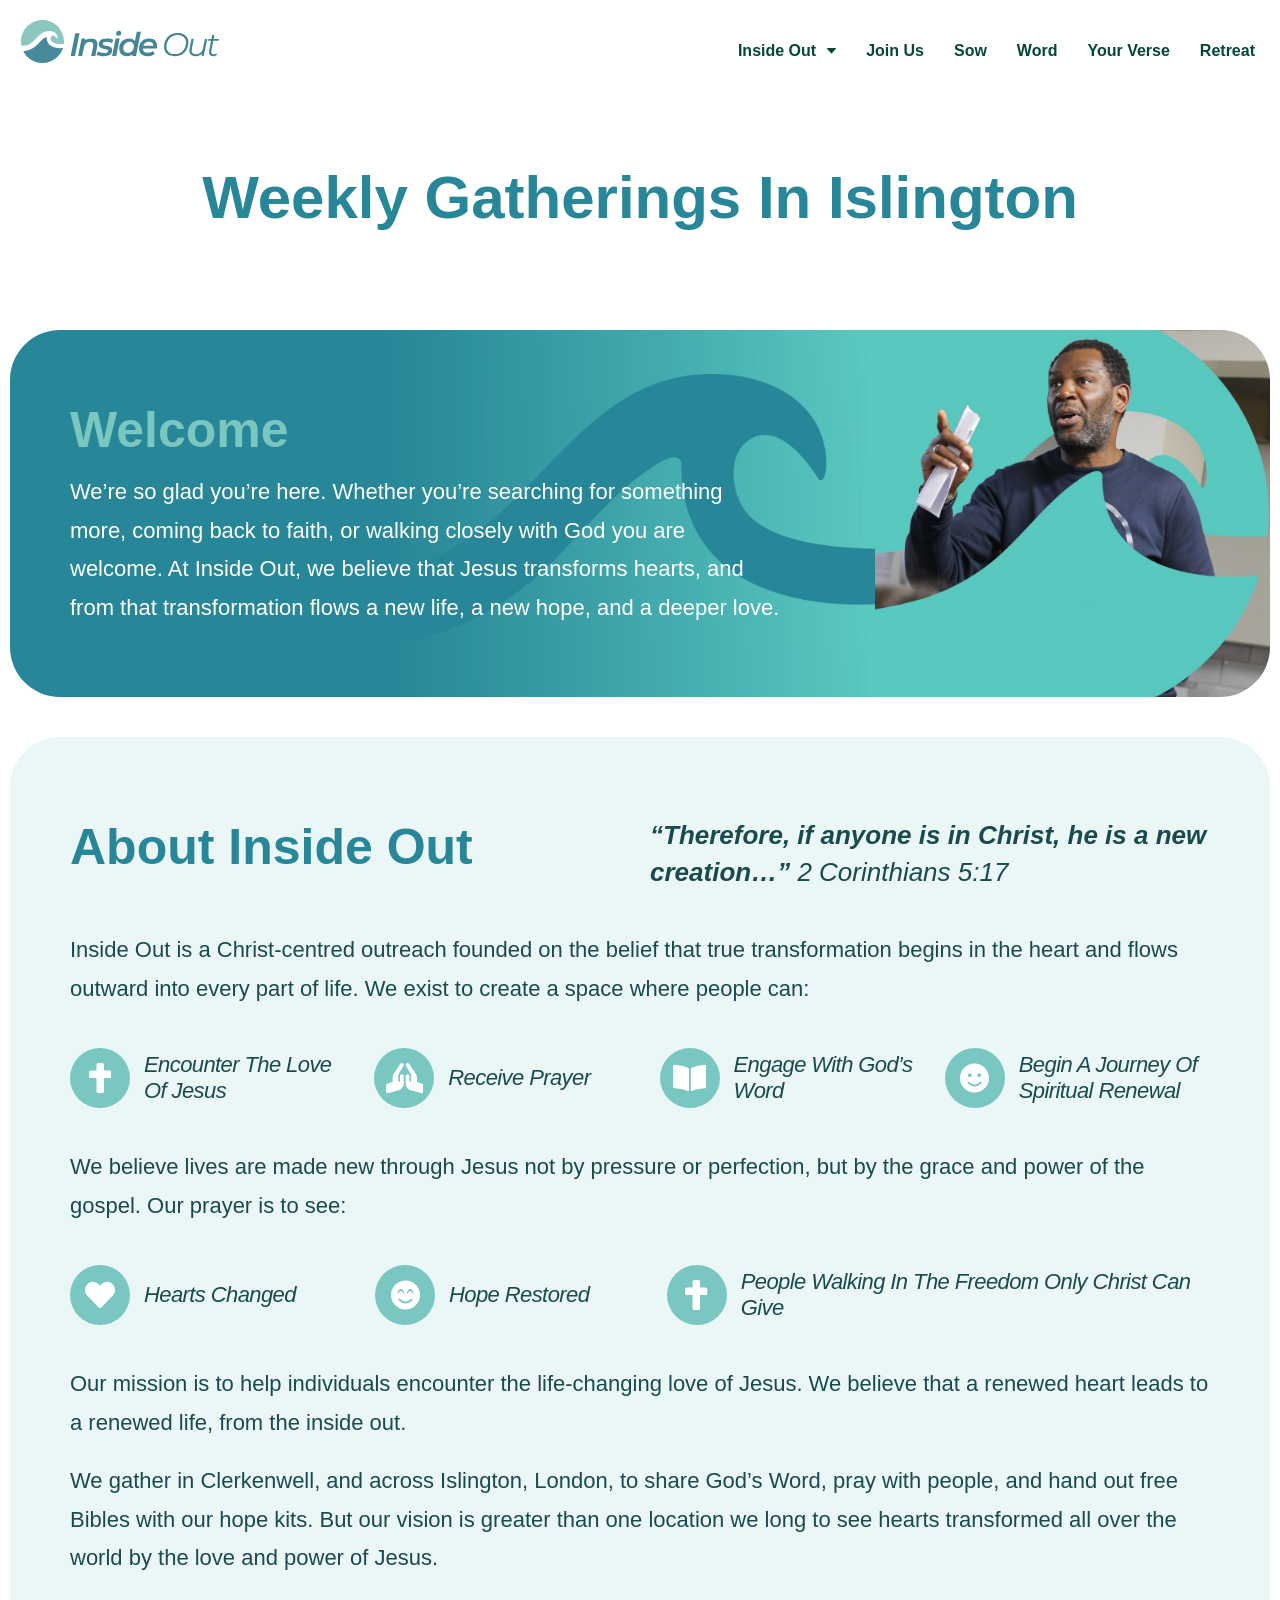
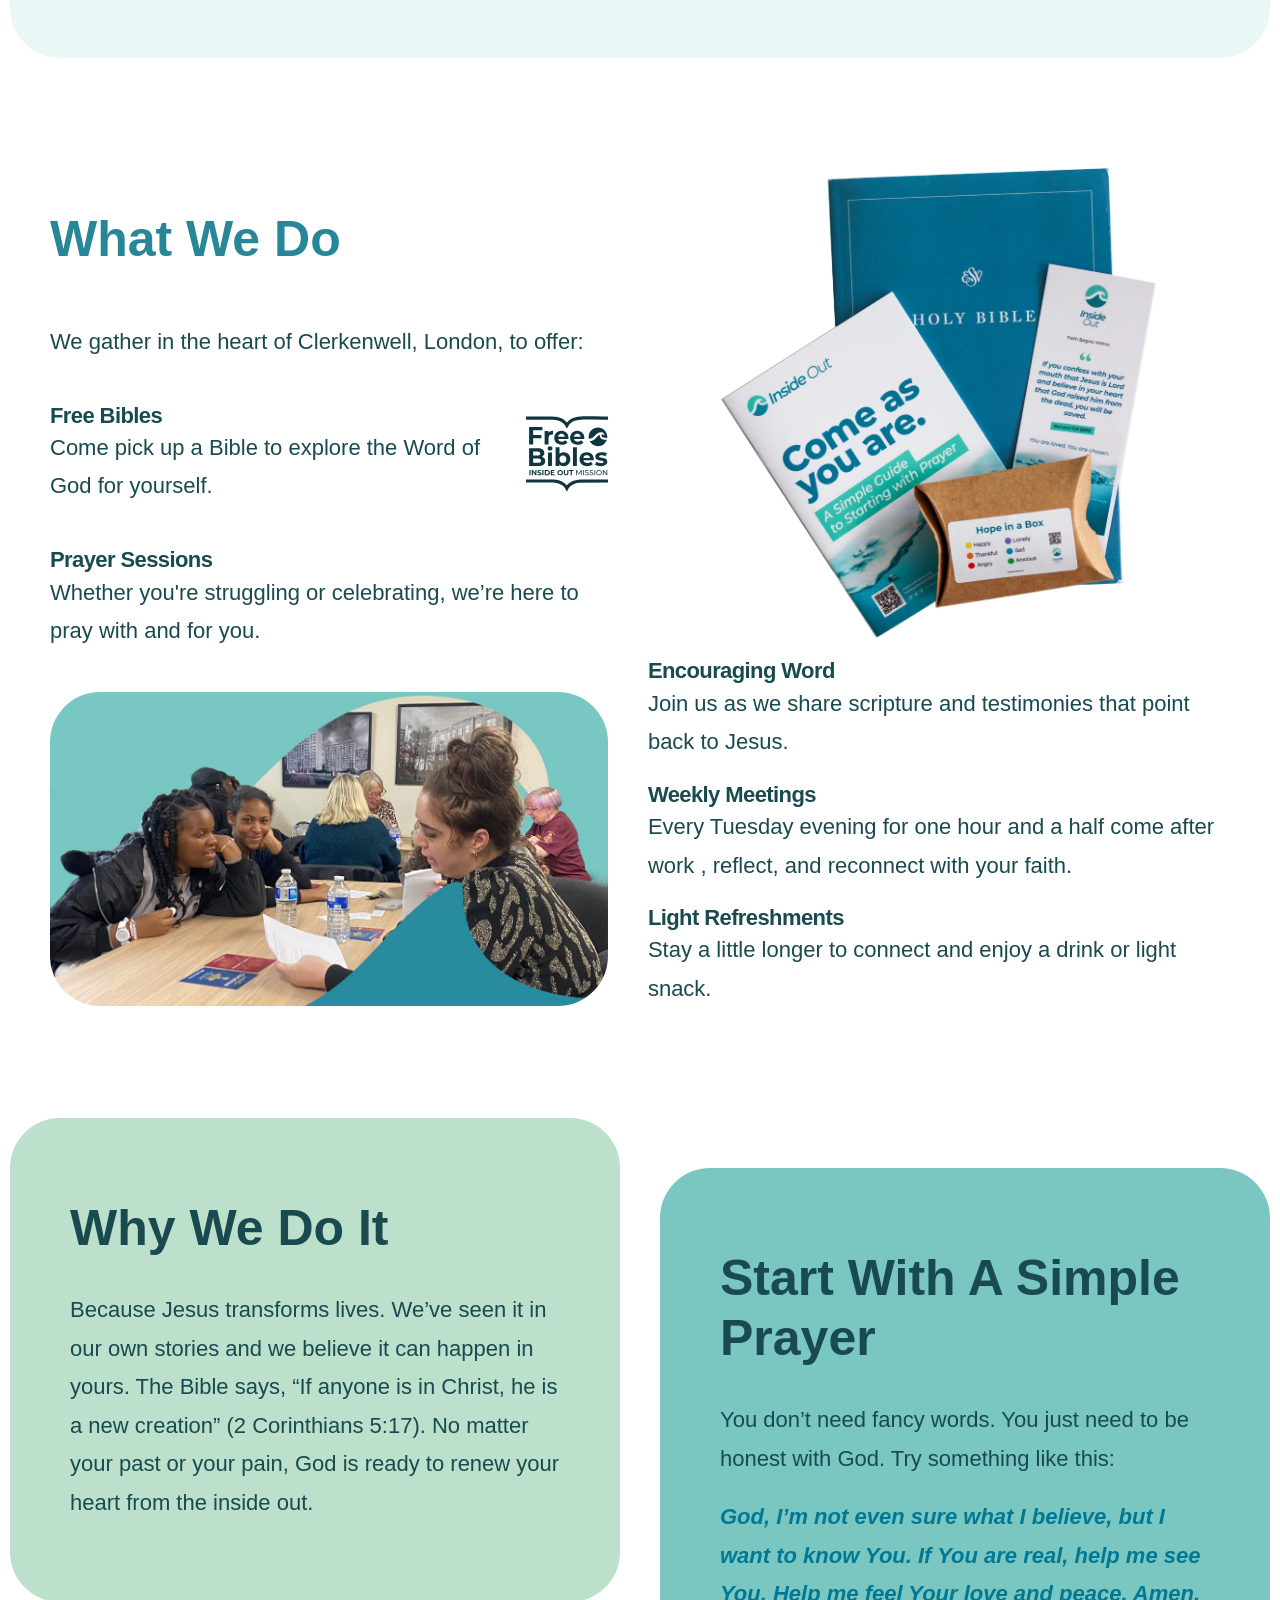
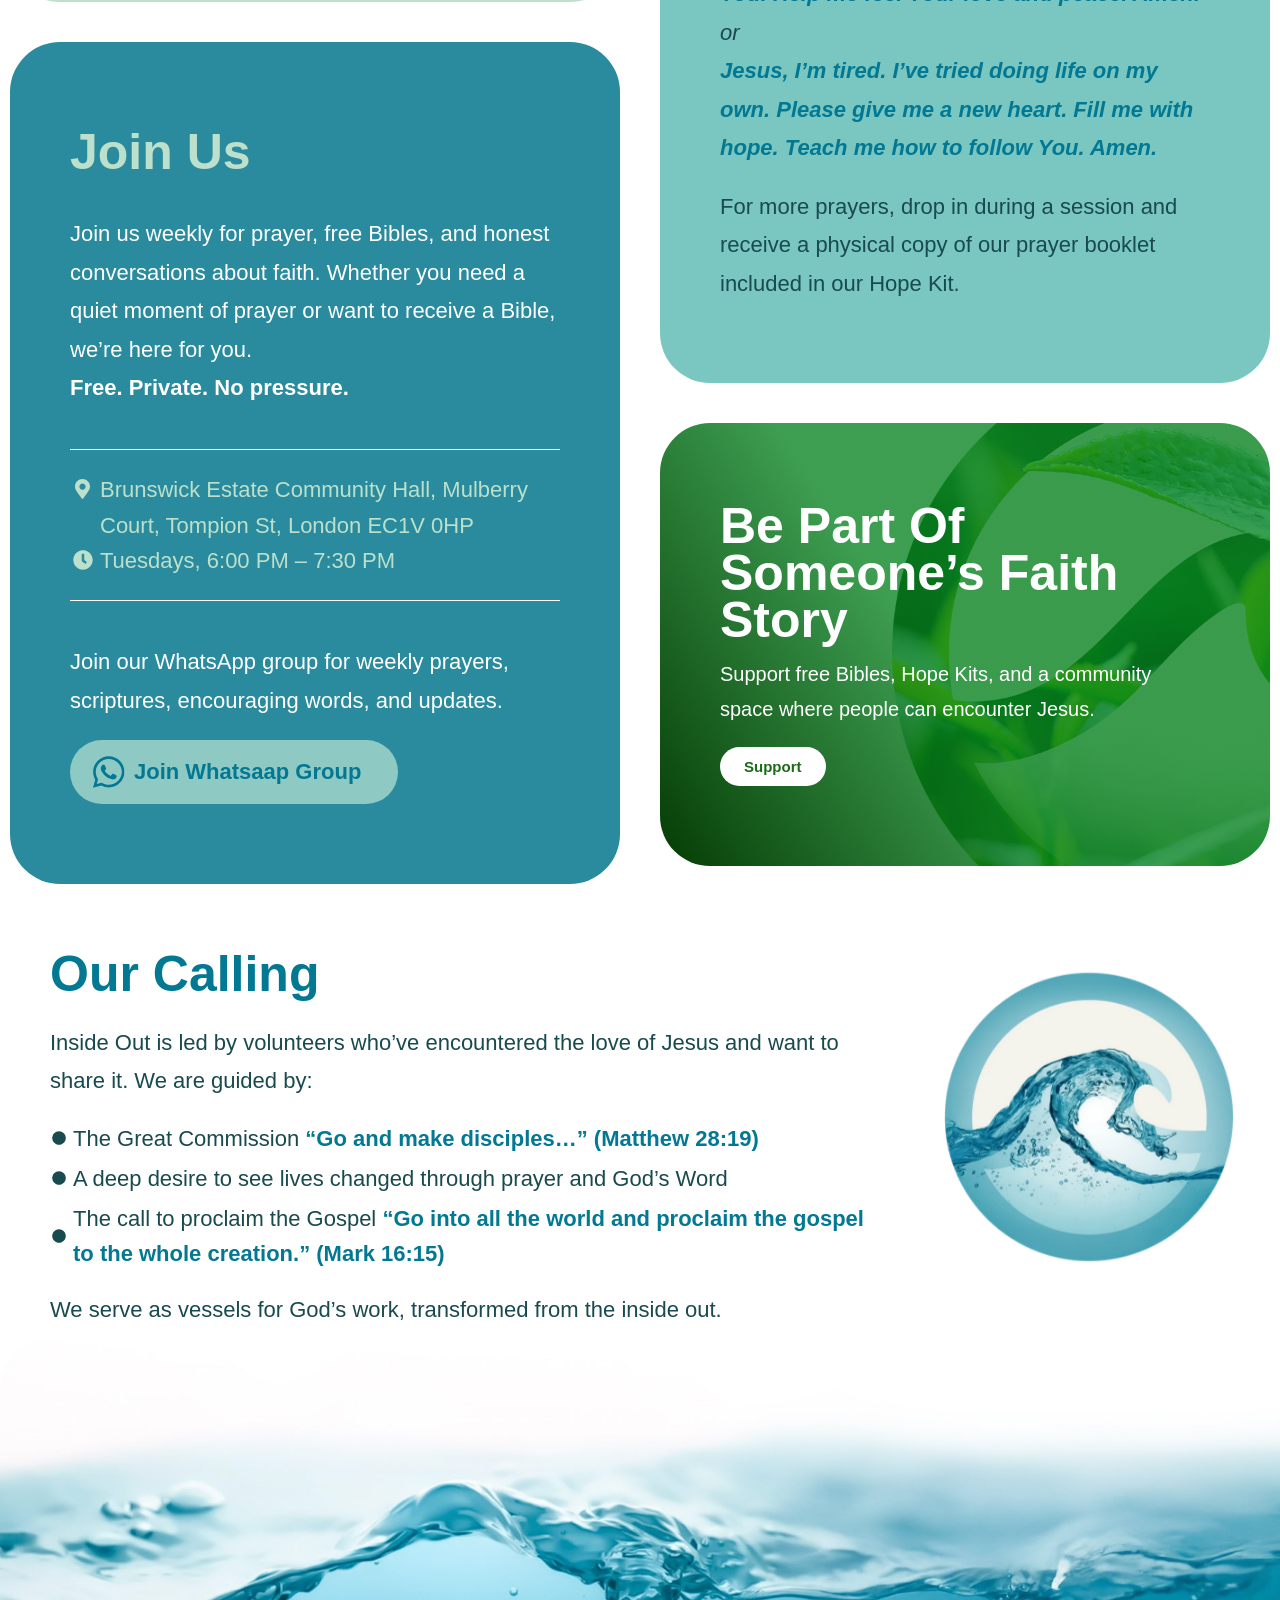
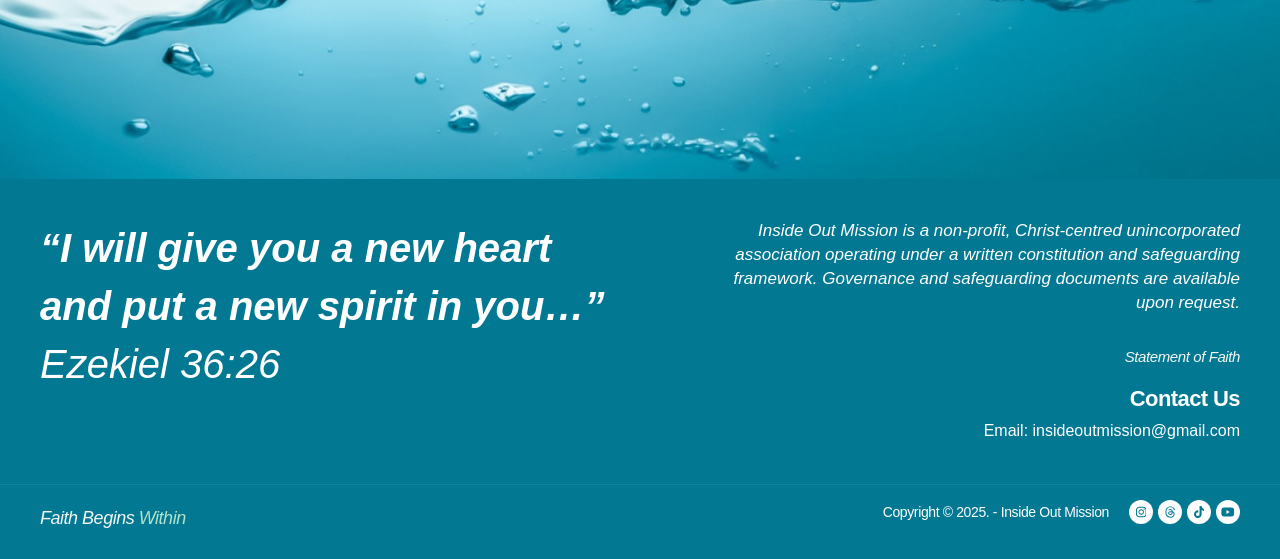
<file: index.html>
<!DOCTYPE html>
<html lang="en">
<head>
  <meta charset="utf-8">
  <meta name="viewport" content="width=device-width, initial-scale=1">
  <title>Inside Out – Faith Begins Within</title>
  <meta name="description" content="Inside Out Mission — weekly gatherings in Islington, London: prayer, free Bibles, Hope Kits and honest conversations about faith.">
  <meta name="theme-color" content="#027893">
  <meta property="og:type" content="website">
  <meta property="og:site_name" content="Inside Out Mission">
  <meta property="og:title" content="Inside Out – Faith Begins Within">
  <meta property="og:description" content="Inside Out Mission — weekly gatherings in Islington, London: prayer, free Bibles, Hope Kits and honest conversations about faith.">
  <link rel="icon" type="image/png" href="assets/images/favicon.png">
  <link rel="apple-touch-icon" href="assets/images/favicon.png">
  <link rel="preload" as="image" href="assets/images/welcome-photo.jpg">
  <link rel="stylesheet" href="css/style.css">
  <script>document.documentElement.classList.add('js');setTimeout(function(){if(!window.IOM)document.documentElement.classList.remove('js')},2500);</script>
  <script src="js/main.js" defer></script>
</head>
<body>
<svg xmlns="http://www.w3.org/2000/svg" style="display:none" aria-hidden="true"><symbol id="i-bars" viewBox="0 0 448 512"><path d="M16 132h416c8.837 0 16-7.163 16-16V76c0-8.837-7.163-16-16-16H16C7.163 60 0 67.163 0 76v40c0 8.837 7.163 16 16 16zm0 160h416c8.837 0 16-7.163 16-16v-40c0-8.837-7.163-16-16-16H16c-8.837 0-16 7.163-16 16v40c0 8.837 7.163 16 16 16zm0 160h416c8.837 0 16-7.163 16-16v-40c0-8.837-7.163-16-16-16H16c-8.837 0-16 7.163-16 16v40c0 8.837 7.163 16 16 16z"/></symbol><symbol id="i-book-open" viewBox="0 0 576 512"><path d="M542.22 32.05c-54.8 3.11-163.72 14.43-230.96 55.59-4.64 2.84-7.27 7.89-7.27 13.17v363.87c0 11.55 12.63 18.85 23.28 13.49 69.18-34.82 169.23-44.32 218.7-46.92 16.89-.89 30.02-14.43 30.02-30.66V62.75c.01-17.71-15.35-31.74-33.77-30.7zM264.73 87.64C197.5 46.48 88.58 35.17 33.78 32.05 15.36 31.01 0 45.04 0 62.75V400.6c0 16.24 13.13 29.78 30.02 30.66 49.49 2.6 149.59 12.11 218.77 46.95 10.62 5.35 23.21-1.94 23.21-13.46V100.63c0-5.29-2.62-10.14-7.27-12.99z"/></symbol><symbol id="i-circle" viewBox="0 0 512 512"><path d="M256 8C119 8 8 119 8 256s111 248 248 248 248-111 248-248S393 8 256 8z"/></symbol><symbol id="i-clock" viewBox="0 0 512 512"><path d="M256,8C119,8,8,119,8,256S119,504,256,504,504,393,504,256,393,8,256,8Zm92.49,313h0l-20,25a16,16,0,0,1-22.49,2.5h0l-67-49.72a40,40,0,0,1-15-31.23V112a16,16,0,0,1,16-16h32a16,16,0,0,1,16,16V256l58,42.5A16,16,0,0,1,348.49,321Z"/></symbol><symbol id="i-cross" viewBox="0 0 384 512"><path d="M352 128h-96V32c0-17.67-14.33-32-32-32h-64c-17.67 0-32 14.33-32 32v96H32c-17.67 0-32 14.33-32 32v64c0 17.67 14.33 32 32 32h96v224c0 17.67 14.33 32 32 32h64c17.67 0 32-14.33 32-32V256h96c17.67 0 32-14.33 32-32v-64c0-17.67-14.33-32-32-32z"/></symbol><symbol id="i-heart" viewBox="0 0 512 512"><path d="M462.3 62.6C407.5 15.9 326 24.3 275.7 76.2L256 96.5l-19.7-20.3C186.1 24.3 104.5 15.9 49.7 62.6c-62.8 53.6-66.1 149.8-9.9 207.9l193.5 199.8c12.5 12.9 32.8 12.9 45.3 0l193.5-199.8c56.3-58.1 53-154.3-9.8-207.9z"/></symbol><symbol id="i-instagram" viewBox="0 0 448 512"><path d="M224.1 141c-63.6 0-114.9 51.3-114.9 114.9s51.3 114.9 114.9 114.9S339 319.5 339 255.9 287.7 141 224.1 141zm0 189.6c-41.1 0-74.7-33.5-74.7-74.7s33.5-74.7 74.7-74.7 74.7 33.5 74.7 74.7-33.6 74.7-74.7 74.7zm146.4-194.3c0 14.9-12 26.8-26.8 26.8-14.9 0-26.8-12-26.8-26.8s12-26.8 26.8-26.8 26.8 12 26.8 26.8zm76.1 27.2c-1.7-35.9-9.9-67.7-36.2-93.9-26.2-26.2-58-34.4-93.9-36.2-37-2.1-147.9-2.1-184.9 0-35.8 1.7-67.6 9.9-93.9 36.1s-34.4 58-36.2 93.9c-2.1 37-2.1 147.9 0 184.9 1.7 35.9 9.9 67.7 36.2 93.9s58 34.4 93.9 36.2c37 2.1 147.9 2.1 184.9 0 35.9-1.7 67.7-9.9 93.9-36.2 26.2-26.2 34.4-58 36.2-93.9 2.1-37 2.1-147.8 0-184.8zM398.8 388c-7.8 19.6-22.9 34.7-42.6 42.6-29.5 11.7-99.5 9-132.1 9s-102.7 2.6-132.1-9c-19.6-7.8-34.7-22.9-42.6-42.6-11.7-29.5-9-99.5-9-132.1s-2.6-102.7 9-132.1c7.8-19.6 22.9-34.7 42.6-42.6 29.5-11.7 99.5-9 132.1-9s102.7-2.6 132.1 9c19.6 7.8 34.7 22.9 42.6 42.6 11.7 29.5 9 99.5 9 132.1s2.7 102.7-9 132.1z"/></symbol><symbol id="i-map-marker" viewBox="0 0 384 512"><path d="M172.268 501.67C26.97 291.031 0 269.413 0 192 0 85.961 85.961 0 192 0s192 85.961 192 192c0 77.413-26.97 99.031-172.268 309.67-9.535 13.774-29.93 13.773-39.464 0zM192 272c44.183 0 80-35.817 80-80s-35.817-80-80-80-80 35.817-80 80 35.817 80 80 80z"/></symbol><symbol id="i-praying-hands" viewBox="0 0 640 512"><path d="M272 191.91c-17.6 0-32 14.4-32 32v80c0 8.84-7.16 16-16 16s-16-7.16-16-16v-76.55c0-17.39 4.72-34.47 13.69-49.39l77.75-129.59c9.09-15.16 4.19-34.81-10.97-43.91-14.45-8.67-32.72-4.3-42.3 9.21-.2.23-.62.21-.79.48l-117.26 175.9C117.56 205.9 112 224.31 112 243.29v80.23l-90.12 30.04A31.974 31.974 0 0 0 0 383.91v96c0 10.82 8.52 32 32 32 2.69 0 5.41-.34 8.06-1.03l179.19-46.62C269.16 449.99 304 403.8 304 351.91v-128c0-17.6-14.4-32-32-32zm346.12 161.73L528 323.6v-80.23c0-18.98-5.56-37.39-16.12-53.23L394.62 14.25c-.18-.27-.59-.24-.79-.48-9.58-13.51-27.85-17.88-42.3-9.21-15.16 9.09-20.06 28.75-10.97 43.91l77.75 129.59c8.97 14.92 13.69 32 13.69 49.39V304c0 8.84-7.16 16-16 16s-16-7.16-16-16v-80c0-17.6-14.4-32-32-32s-32 14.4-32 32v128c0 51.89 34.84 98.08 84.75 112.34l179.19 46.62c2.66.69 5.38 1.03 8.06 1.03 23.48 0 32-21.18 32-32v-96c0-13.77-8.81-25.99-21.88-30.35z"/></symbol><symbol id="i-smile" viewBox="0 0 496 512"><path d="M248 8C111 8 0 119 0 256s111 248 248 248 248-111 248-248S385 8 248 8zm80 168c17.7 0 32 14.3 32 32s-14.3 32-32 32-32-14.3-32-32 14.3-32 32-32zm-160 0c17.7 0 32 14.3 32 32s-14.3 32-32 32-32-14.3-32-32 14.3-32 32-32zm194.8 170.2C334.3 380.4 292.5 400 248 400s-86.3-19.6-114.8-53.8c-13.6-16.3 11-36.7 24.6-20.5 22.4 26.9 55.2 42.2 90.2 42.2s67.8-15.4 90.2-42.2c13.4-16.2 38.1 4.2 24.6 20.5z"/></symbol><symbol id="i-smile-beam" viewBox="0 0 496 512"><path d="M248 8C111 8 0 119 0 256s111 248 248 248 248-111 248-248S385 8 248 8zM112 223.4c3.3-42.1 32.2-71.4 56-71.4s52.7 29.3 56 71.4c.7 8.6-10.8 11.9-14.9 4.5l-9.5-17c-7.7-13.7-19.2-21.6-31.5-21.6s-23.8 7.9-31.5 21.6l-9.5 17c-4.3 7.4-15.8 4-15.1-4.5zm250.8 122.8C334.3 380.4 292.5 400 248 400s-86.3-19.6-114.8-53.8c-13.5-16.3 11-36.7 24.6-20.5 22.4 26.9 55.2 42.2 90.2 42.2s67.8-15.4 90.2-42.2c13.6-16.2 38.1 4.3 24.6 20.5zm6.2-118.3l-9.5-17c-7.7-13.7-19.2-21.6-31.5-21.6s-23.8 7.9-31.5 21.6l-9.5 17c-4.1 7.3-15.6 4-14.9-4.5 3.3-42.1 32.2-71.4 56-71.4s52.7 29.3 56 71.4c.6 8.6-11 11.9-15.1 4.5z"/></symbol><symbol id="i-threads" viewBox="0 0 448 512"><path d="M331.5 235.7c2.2 .9 4.2 1.9 6.3 2.8c29.2 14.1 50.6 35.2 61.8 61.4c15.7 36.5 17.2 95.8-30.3 143.2c-36.2 36.2-80.3 52.5-142.6 53h-.3c-70.2-.5-124.1-24.1-160.4-70.2c-32.3-41-48.9-98.1-49.5-169.6V256v-.2C17 184.3 33.6 127.2 65.9 86.2C102.2 40.1 156.2 16.5 226.4 16h.3c70.3 .5 124.9 24 162.3 69.9c18.4 22.7 32 50 40.6 81.7l-40.4 10.8c-7.1-25.8-17.8-47.8-32.2-65.4c-29.2-35.8-73-54.2-130.5-54.6c-57 .5-100.1 18.8-128.2 54.4C72.1 146.1 58.5 194.3 58 256c.5 61.7 14.1 109.9 40.3 143.3c28 35.6 71.2 53.9 128.2 54.4c51.4-.4 85.4-12.6 113.7-40.9c32.3-32.2 31.7-71.8 21.4-95.9c-6.1-14.2-17.1-26-31.9-34.9c-3.7 26.9-11.8 48.3-24.7 64.8c-17.1 21.8-41.4 33.6-72.7 35.3c-23.6 1.3-46.3-4.4-63.9-16c-20.8-13.8-33-34.8-34.3-59.3c-2.5-48.3 35.7-83 95.2-86.4c21.1-1.2 40.9-.3 59.2 2.8c-2.4-14.8-7.3-26.6-14.6-35.2c-10-11.7-25.6-17.7-46.2-17.8H227c-16.6 0-39 4.6-53.3 26.3l-34.4-23.6c19.2-29.1 50.3-45.1 87.8-45.1h.8c62.6 .4 99.9 39.5 103.7 107.7l-.2 .2zm-156 68.8c1.3 25.1 28.4 36.8 54.6 35.3c25.6-1.4 54.6-11.4 59.5-73.2c-13.2-2.9-27.8-4.4-43.4-4.4c-4.8 0-9.6 .1-14.4 .4c-42.9 2.4-57.2 23.2-56.2 41.8l-.1 .1z"/></symbol><symbol id="i-tiktok" viewBox="0 0 448 512"><path d="M448,209.91a210.06,210.06,0,0,1-122.77-39.25V349.38A162.55,162.55,0,1,1,185,188.31V278.2a74.62,74.62,0,1,0,52.23,71.18V0l88,0a121.18,121.18,0,0,0,1.86,22.17h0A122.18,122.18,0,0,0,381,102.39a121.43,121.43,0,0,0,67,20.14Z"/></symbol><symbol id="i-times" viewBox="0 0 352 512"><path d="M242.72 256l100.07-100.07c12.28-12.28 12.28-32.19 0-44.48l-22.24-22.24c-12.28-12.28-32.19-12.28-44.48 0L176 189.28 75.93 89.21c-12.28-12.28-32.19-12.28-44.48 0L9.21 111.45c-12.28 12.28-12.28 32.19 0 44.48L109.28 256 9.21 356.07c-12.28 12.28-12.28 32.19 0 44.48l22.24 22.24c12.28 12.28 32.2 12.28 44.48 0L176 322.72l100.07 100.07c12.28 12.28 32.2 12.28 44.48 0l22.24-22.24c12.28-12.28 12.28-32.19 0-44.48L242.72 256z"/></symbol><symbol id="i-whatsapp" viewBox="0 0 448 512"><path d="M380.9 97.1C339 55.1 283.2 32 223.9 32c-122.4 0-222 99.6-222 222 0 39.1 10.2 77.3 29.6 111L0 480l117.7-30.9c32.4 17.7 68.9 27 106.1 27h.1c122.3 0 224.1-99.6 224.1-222 0-59.3-25.2-115-67.1-157zm-157 341.6c-33.2 0-65.7-8.9-94-25.7l-6.7-4-69.8 18.3L72 359.2l-4.4-7c-18.5-29.4-28.2-63.3-28.2-98.2 0-101.7 82.8-184.5 184.6-184.5 49.3 0 95.6 19.2 130.4 54.1 34.8 34.9 56.2 81.2 56.1 130.5 0 101.8-84.9 184.6-186.6 184.6zm101.2-138.2c-5.5-2.8-32.8-16.2-37.9-18-5.1-1.9-8.8-2.8-12.5 2.8-3.7 5.6-14.3 18-17.6 21.8-3.2 3.7-6.5 4.2-12 1.4-32.6-16.3-54-29.1-75.5-66-5.7-9.8 5.7-9.1 16.3-30.3 1.8-3.7.9-6.9-.5-9.7-1.4-2.8-12.5-30.1-17.1-41.2-4.5-10.8-9.1-9.3-12.5-9.5-3.2-.2-6.9-.2-10.6-.2-3.7 0-9.7 1.4-14.8 6.9-5.1 5.6-19.4 19-19.4 46.3 0 27.3 19.9 53.7 22.6 57.4 2.8 3.7 39.1 59.7 94.8 83.8 35.2 15.2 49 16.5 66.6 13.9 10.7-1.6 32.8-13.4 37.4-26.4 4.6-13 4.6-24.1 3.2-26.4-1.3-2.5-5-3.9-10.5-6.6z"/></symbol><symbol id="i-youtube" viewBox="0 0 576 512"><path d="M549.655 124.083c-6.281-23.65-24.787-42.276-48.284-48.597C458.781 64 288 64 288 64S117.22 64 74.629 75.486c-23.497 6.322-42.003 24.947-48.284 48.597-11.412 42.867-11.412 132.305-11.412 132.305s0 89.438 11.412 132.305c6.281 23.65 24.787 41.5 48.284 47.821C117.22 448 288 448 288 448s170.78 0 213.371-11.486c23.497-6.321 42.003-24.171 48.284-47.821 11.412-42.867 11.412-132.305 11.412-132.305s0-89.438-11.412-132.305zm-317.51 213.508V175.185l142.739 81.205-142.739 81.201z"/></symbol></svg>
<a class="skip-link" href="#main">Skip to content</a>
<header class="site-header">
  <div class="container header-inner">
    <a class="site-logo" href="index.html" aria-label="Inside Out — home">
      <img src="assets/images/logo.svg" width="200" height="43" alt="Inside Out">
    </a>
    <nav class="main-nav" aria-label="Main navigation">
      <button class="nav-toggle" type="button" aria-expanded="false" aria-controls="primary-menu" aria-label="Open menu">
        <svg class="icon icon-open" viewBox="0 0 448 512" aria-hidden="true" focusable="false"><use href="#i-bars"/></svg><svg class="icon icon-close" viewBox="0 0 352 512" aria-hidden="true" focusable="false"><use href="#i-times"/></svg>
      </button>
      <ul class="menu" id="primary-menu">
        <li class="has-sub">
          <a class="menu-link" href="#" aria-haspopup="true" aria-expanded="false">Inside Out <svg class="menu-caret" viewBox="0 0 9 6" aria-hidden="true" focusable="false"><path d="M.6 0h7.8c.5 0 .8.6.4 1L4.9 5.3c-.2.3-.6.3-.8 0L.2 1C-.2.6.1 0 .6 0z"/></svg></a>
          <button class="sub-toggle" type="button" aria-expanded="false" aria-label="Show Inside Out sub-menu"><svg class="menu-caret" viewBox="0 0 9 6" aria-hidden="true" focusable="false"><path d="M.6 0h7.8c.5 0 .8.6.4 1L4.9 5.3c-.2.3-.6.3-.8 0L.2 1C-.2.6.1 0 .6 0z"/></svg></button>
          <ul class="sub-menu"><li><a href="#about">About Inside Out</a></li><li><a href="#we-do">What We Do</a></li><li><a href="#we-do-it">Why We Do It</a></li><li><a href="#simple-prayer">A Simple Prayer</a></li><li><a href="#our-calling">Our Calling</a></li></ul>
        </li>
        <li><a class="menu-link" href="#join-us">Join Us</a></li>
        <li><a class="menu-link" href="sow.html">Sow</a></li>
        <li><a class="menu-link" href="word.html">Word</a></li>
        <li><a class="menu-link" href="yourverse.html">Your Verse</a></li>
        <li><a class="menu-link" href="retreat.html">Retreat</a></li>
      </ul>
    </nav>
  </div>
</header>
<main id="main">
<section class="home-title section">
  <div class="container">
    <h1 data-reveal>Weekly Gatherings in Islington</h1>
  </div>
</section>

<section class="banner welcome section" aria-labelledby="welcome-title">
  <div class="container">
    <div class="banner-text" data-reveal>
      <h2 class="h-xl" id="welcome-title">Welcome</h2>
      <p>We’re so glad you’re here. Whether you’re searching for something more, coming back to faith, or walking closely with God you are welcome. At Inside Out, we believe that Jesus transforms hearts, and from that transformation flows a new life, a new hope, and a deeper love.</p>
    </div>
    <div class="banner-photo" role="img" aria-label="An Inside Out speaker sharing the Word at a weekly gathering" data-reveal></div>
  </div>
</section>

<section class="about section" id="about" aria-labelledby="about-title">
  <div class="container">
    <div class="card about-card" data-reveal>
      <div class="about-head">
        <h2 class="h-xl" id="about-title">About Inside Out</h2>
        <p class="about-quote"><strong>“Therefore, if anyone is in Christ, he is a new creation…”</strong> 2 Corinthians 5:17</p>
      </div>
      <p class="about-p">Inside Out is a Christ-centred outreach founded on the belief that true transformation begins in the heart and flows outward into every part of life. We exist to create a space where people can:</p>
      <ul class="icon-row icon-row--4">
        <li class="ibox"><span class="ibox-icon"><svg class="icon" viewBox="0 0 384 512" aria-hidden="true" focusable="false"><use href="#i-cross"/></svg></span><span class="ibox-title">Encounter the love of Jesus</span></li>
        <li class="ibox"><span class="ibox-icon"><svg class="icon" viewBox="0 0 640 512" aria-hidden="true" focusable="false"><use href="#i-praying-hands"/></svg></span><span class="ibox-title">Receive prayer</span></li>
        <li class="ibox"><span class="ibox-icon"><svg class="icon" viewBox="0 0 576 512" aria-hidden="true" focusable="false"><use href="#i-book-open"/></svg></span><span class="ibox-title">Engage with God’s Word</span></li>
        <li class="ibox"><span class="ibox-icon"><svg class="icon" viewBox="0 0 496 512" aria-hidden="true" focusable="false"><use href="#i-smile"/></svg></span><span class="ibox-title">Begin a journey of spiritual renewal</span></li>
      </ul>
      <p class="about-p">We believe lives are made new through Jesus not by pressure or perfection, but by the grace and power of the gospel. Our prayer is to see:</p>
      <ul class="icon-row icon-row--3">
        <li class="ibox"><span class="ibox-icon"><svg class="icon" viewBox="0 0 512 512" aria-hidden="true" focusable="false"><use href="#i-heart"/></svg></span><span class="ibox-title">Hearts changed</span></li>
        <li class="ibox"><span class="ibox-icon"><svg class="icon" viewBox="0 0 496 512" aria-hidden="true" focusable="false"><use href="#i-smile-beam"/></svg></span><span class="ibox-title">Hope restored</span></li>
        <li class="ibox"><span class="ibox-icon"><svg class="icon" viewBox="0 0 384 512" aria-hidden="true" focusable="false"><use href="#i-cross"/></svg></span><span class="ibox-title">People walking in the freedom only Christ can give</span></li>
      </ul>
      <p class="about-p">Our mission is to help individuals encounter the life-changing love of Jesus. We believe that a renewed heart leads to a renewed life, from the inside out.</p>
      <p class="about-p about-p--tight">We gather in Clerkenwell, and across Islington, London, to share God’s Word, pray with people, and hand out free Bibles with our hope kits. But our vision is greater than one location we long to see hearts transformed all over the world by the love and power of Jesus.</p>
    </div>
  </div>
</section>

<section class="what section" id="we-do" aria-labelledby="we-do-title">
  <div class="container">
    <div class="what-left">
      <h2 class="h-xl" id="we-do-title" data-reveal>What We Do</h2>
      <p class="what-intro" data-reveal>We gather in the heart of Clerkenwell, London, to offer:</p>
      <div class="wbox wbox--icon" data-reveal>
        <div class="wbox-text">
          <h3>Free Bibles</h3>
          <p>Come pick up a Bible to explore the Word of God for yourself.</p>
        </div>
        <img src="assets/images/free-bibles.svg" width="82" height="82" alt="Free Bibles — Inside Out Mission">
      </div>
      <div class="wbox" data-reveal>
        <h3>Prayer Sessions</h3>
        <p>Whether you're struggling or celebrating, we’re here to pray with and for you.</p>
      </div>
      <img class="what-photo" src="assets/images/what-we-do.jpg" width="1200" height="675" loading="lazy" alt="People reading the Bible together around a table during an Inside Out gathering" data-reveal>
    </div>
    <div class="what-right">
      <img class="what-kit" src="assets/images/hope-kit.webp" width="900" height="974" loading="lazy" alt="Inside Out Hope Kit: a Bible, the “Come as you are” prayer guide, a bookmark and Hope in a Box" data-reveal>
      <div class="wbox" data-reveal>
        <h3>Encouraging Word</h3>
        <p>Join us as we share scripture and testimonies that point back to Jesus.</p>
      </div>
      <div class="wbox" data-reveal>
        <h3>Weekly Meetings</h3>
        <p>Every Tuesday evening for one hour and a half come after work , reflect, and reconnect with your faith.</p>
      </div>
      <div class="wbox" data-reveal>
        <h3>Light Refreshments</h3>
        <p>Stay a little longer to connect and enjoy a drink or light snack.</p>
      </div>
    </div>
  </div>
</section>

<section class="home-cards section">
  <div class="container">
    <div class="col">
      <div class="card card-why" id="we-do-it" data-reveal>
        <h2 class="h-xl">Why We Do It</h2>
        <p>Because Jesus transforms lives. We’ve seen it in our own stories and we believe it can happen in yours. The Bible says, “If anyone is in Christ, he is a new creation” (2 Corinthians 5:17). No matter your past or your pain, God is ready to renew your heart from the inside out.</p>
      </div>
      <div class="card card-join" id="join-us" data-reveal>
        <h2 class="h-xl">Join Us</h2>
        <div class="join-text">
          <p>Join us weekly for prayer, free Bibles, and honest conversations about faith. Whether you need a quiet moment of prayer or want to receive a Bible, we’re here for you.</p>
          <p><strong>Free. Private. No pressure.</strong></p>
        </div>
        <div class="divider" aria-hidden="true"></div>
        <ul class="info-list">
          <li><span class="info-icon"><svg class="icon" viewBox="0 0 384 512" aria-hidden="true" focusable="false"><use href="#i-map-marker"/></svg></span><span class="info-text">Brunswick Estate Community Hall, Mulberry Court, Tompion St, London EC1V 0HP</span></li>
          <li><span class="info-icon"><svg class="icon" viewBox="0 0 512 512" aria-hidden="true" focusable="false"><use href="#i-clock"/></svg></span><span class="info-text">Tuesdays, 6:00 PM – 7:30 PM</span></li>
        </ul>
        <div class="divider divider--2" aria-hidden="true"></div>
        <p class="join-wa-text">Join our WhatsApp group for weekly prayers, scriptures, encouraging words, and updates.</p>
        <a class="wa-block" href="https://chat.whatsapp.com/LtXS76xxQE9GIeTAxLa0Ns" target="_blank" rel="noopener"><span class="wa-icon"><svg class="icon" viewBox="0 0 448 512" aria-hidden="true" focusable="false"><use href="#i-whatsapp"/></svg></span><span>Join Whatsaap Group</span></a>
      </div>
    </div>
    <div class="col">
      <div class="card card-prayer" id="simple-prayer" data-reveal>
        <h2 class="h-xl">Start With a Simple Prayer</h2>
        <p class="prayer-intro">You don’t need fancy words. You just need to be honest with God. Try something like this:</p>
        <div class="prayer-quotes">
          <p><strong>God, I’m not even sure what I believe, but I want to know You. If You are real, help me see You. Help me feel Your love and peace. Amen.</strong></p>
          <p>or</p>
          <p><strong>Jesus, I’m tired. I’ve tried doing life on my own. Please give me a new heart. Fill me with hope. Teach me how to follow You. Amen.</strong></p>
        </div>
        <p class="prayer-more">For more prayers, drop in during a session and receive a physical copy of our prayer booklet included in our Hope Kit.</p>
      </div>
      <div class="card card-support" data-reveal>
        <h2 class="h-xl">Be part of someone’s faith story</h2>
        <p>Support free Bibles, Hope Kits, and a community space where people can encounter Jesus.</p>
        <a class="btn btn--support btn--pill btn--sm" href="sow.html#sow-into-the-mission">Support</a>
      </div>
    </div>
  </div>
</section>

<section class="calling section" id="our-calling" aria-labelledby="calling-title">
  <div class="container">
    <div class="calling-text" data-reveal>
      <h2 class="h-xl" id="calling-title">Our Calling</h2>
      <p>Inside Out is led by volunteers who’ve encountered the love of Jesus and want to share it. We are guided by:</p>
      <ul class="dot-list">
        <li><span class="dot"><svg class="icon" viewBox="0 0 512 512" aria-hidden="true" focusable="false"><use href="#i-circle"/></svg></span><span class="dot-text">The Great Commission <strong>“Go and make disciples…” (Matthew 28:19)</strong></span></li>
        <li><span class="dot"><svg class="icon" viewBox="0 0 512 512" aria-hidden="true" focusable="false"><use href="#i-circle"/></svg></span><span class="dot-text">A deep desire to see lives changed through prayer and God’s Word</span></li>
        <li><span class="dot"><svg class="icon" viewBox="0 0 512 512" aria-hidden="true" focusable="false"><use href="#i-circle"/></svg></span><span class="dot-text">The call to proclaim the Gospel <strong>“Go into all the world and proclaim the gospel to the whole creation.” (Mark 16:15)</strong></span></li>
      </ul>
      <p>We serve as vessels for God’s work, transformed from the inside out.</p>
    </div>
    <div class="calling-media" data-reveal>
      <img src="assets/images/our-calling.webp" width="760" height="760" loading="lazy" alt="The Inside Out wave emblem formed by water">
    </div>
  </div>
</section>
</main>
<footer class="site-footer">
  <div class="footer-water" aria-hidden="true"></div>
  <div class="footer-main">
    <div class="container">
      <div class="footer-col">
        <p class="footer-verse"><strong>“I will give you a new heart and put a new spirit in you…”</strong><br>Ezekiel 36:26</p>
      </div>
      <div class="footer-col footer-col--right">
        <p class="footer-legal">Inside Out Mission is a non-profit, Christ-centred unincorporated association operating under a written constitution and safeguarding framework. Governance and safeguarding documents are available upon request.</p>
        <a class="footer-faith" href="#">Statement of Faith</a>
        <h2 class="footer-contact-title">Contact Us</h2>
        <p class="footer-email">Email: <a href="mailto:insideoutmission@gmail.com">insideoutmission@gmail.com</a></p>
      </div>
    </div>
  </div>
  <div class="footer-bottom">
    <div class="container">
      <p class="footer-tagline">Faith Begins <span>Within</span></p>
      <div class="footer-meta">
        <p class="copyright">Copyright © 2025. - Inside Out Mission</p>
        <ul class="socials"><li><a href="https://www.instagram.com/insideout_mission?igsh=MTAwc283MXFjdnY0bw%3D%3D&amp;utm_source=qr" target="_blank" rel="noopener" aria-label="Instagram"><svg class="icon" viewBox="0 0 448 512" aria-hidden="true" focusable="false"><use href="#i-instagram"/></svg></a></li><li><a href="https://www.threads.com/@insideout_mission?igshid=NTc4MTIwNjQ2YQ==" target="_blank" rel="noopener" aria-label="Threads"><svg class="icon" viewBox="0 0 448 512" aria-hidden="true" focusable="false"><use href="#i-threads"/></svg></a></li><li><a href="https://www.tiktok.com/@inside.out086" target="_blank" rel="noopener" aria-label="TikTok"><svg class="icon" viewBox="0 0 448 512" aria-hidden="true" focusable="false"><use href="#i-tiktok"/></svg></a></li><li><a href="https://youtube.com/@insideoutmission?si=STzgcWd8_qZB-hEO" target="_blank" rel="noopener" aria-label="YouTube"><svg class="icon" viewBox="0 0 576 512" aria-hidden="true" focusable="false"><use href="#i-youtube"/></svg></a></li></ul>
      </div>
    </div>
  </div>
</footer>
</body>
</html>
</file>
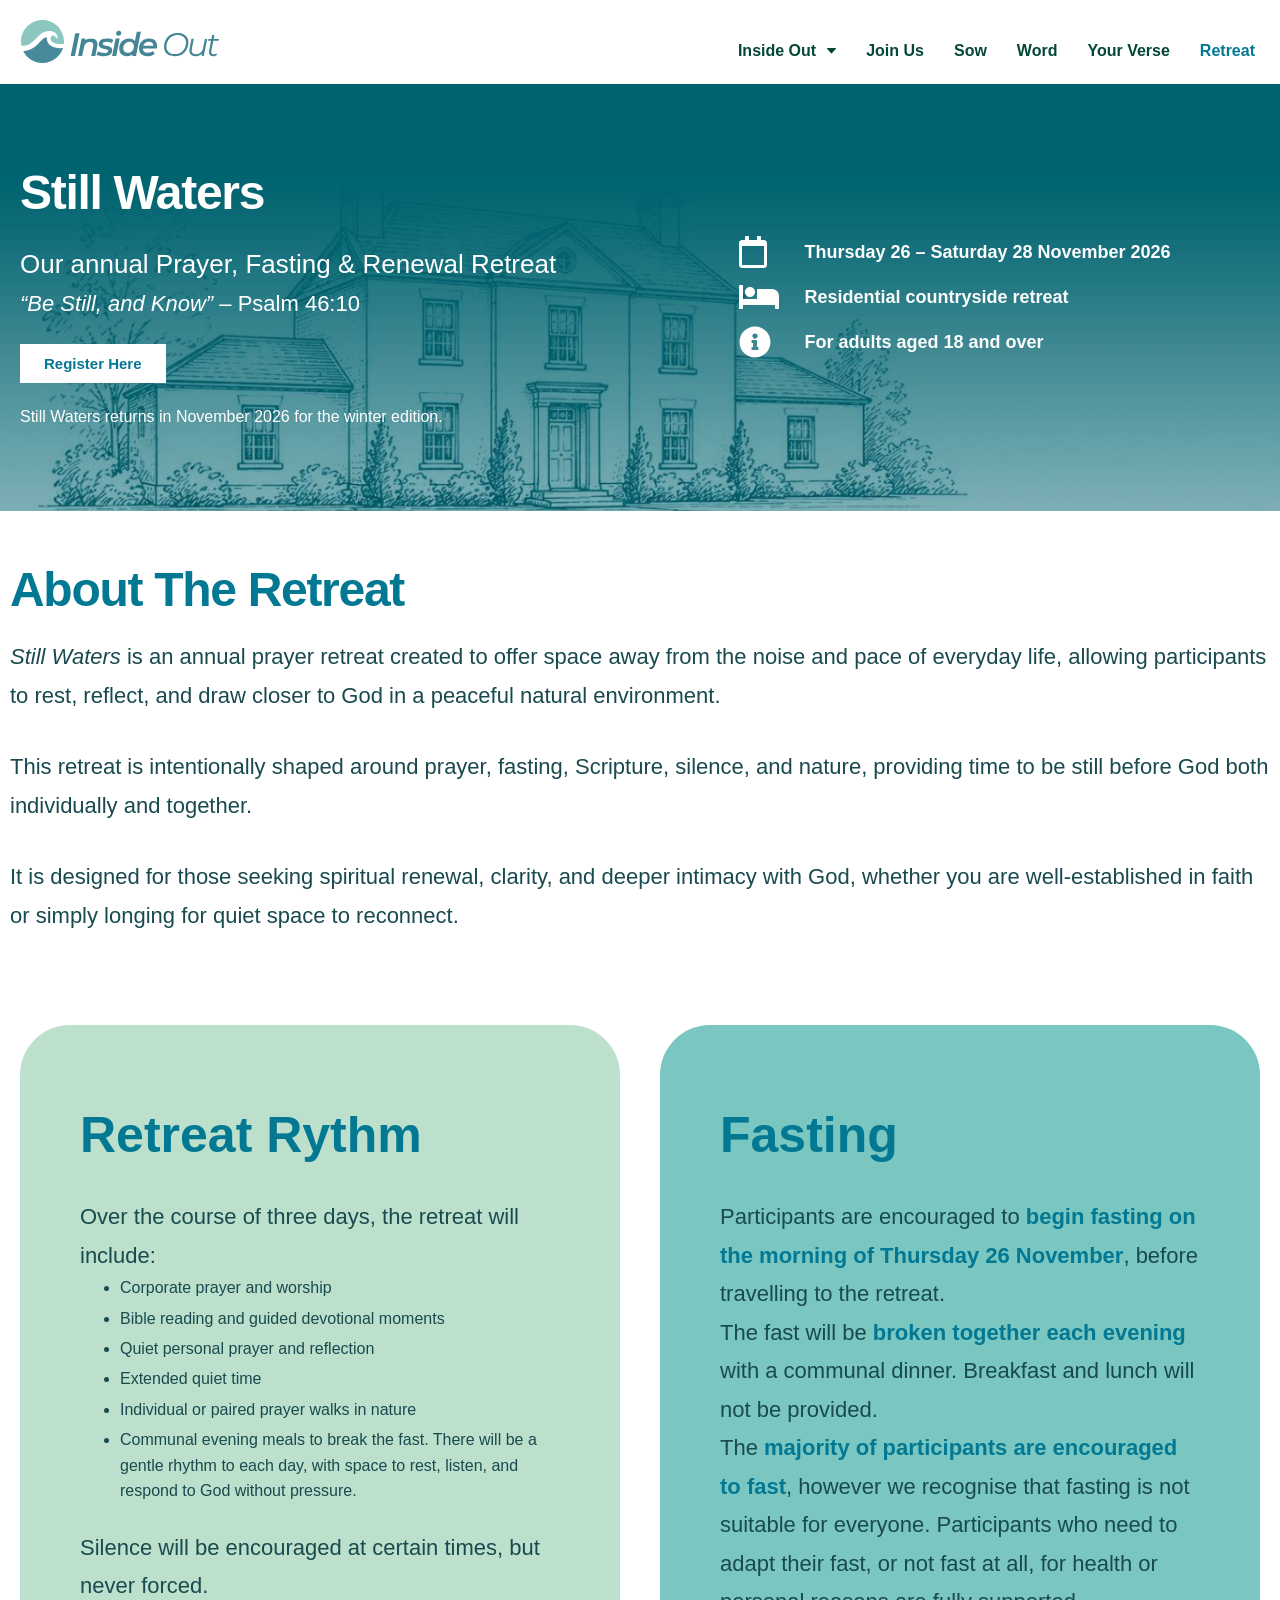
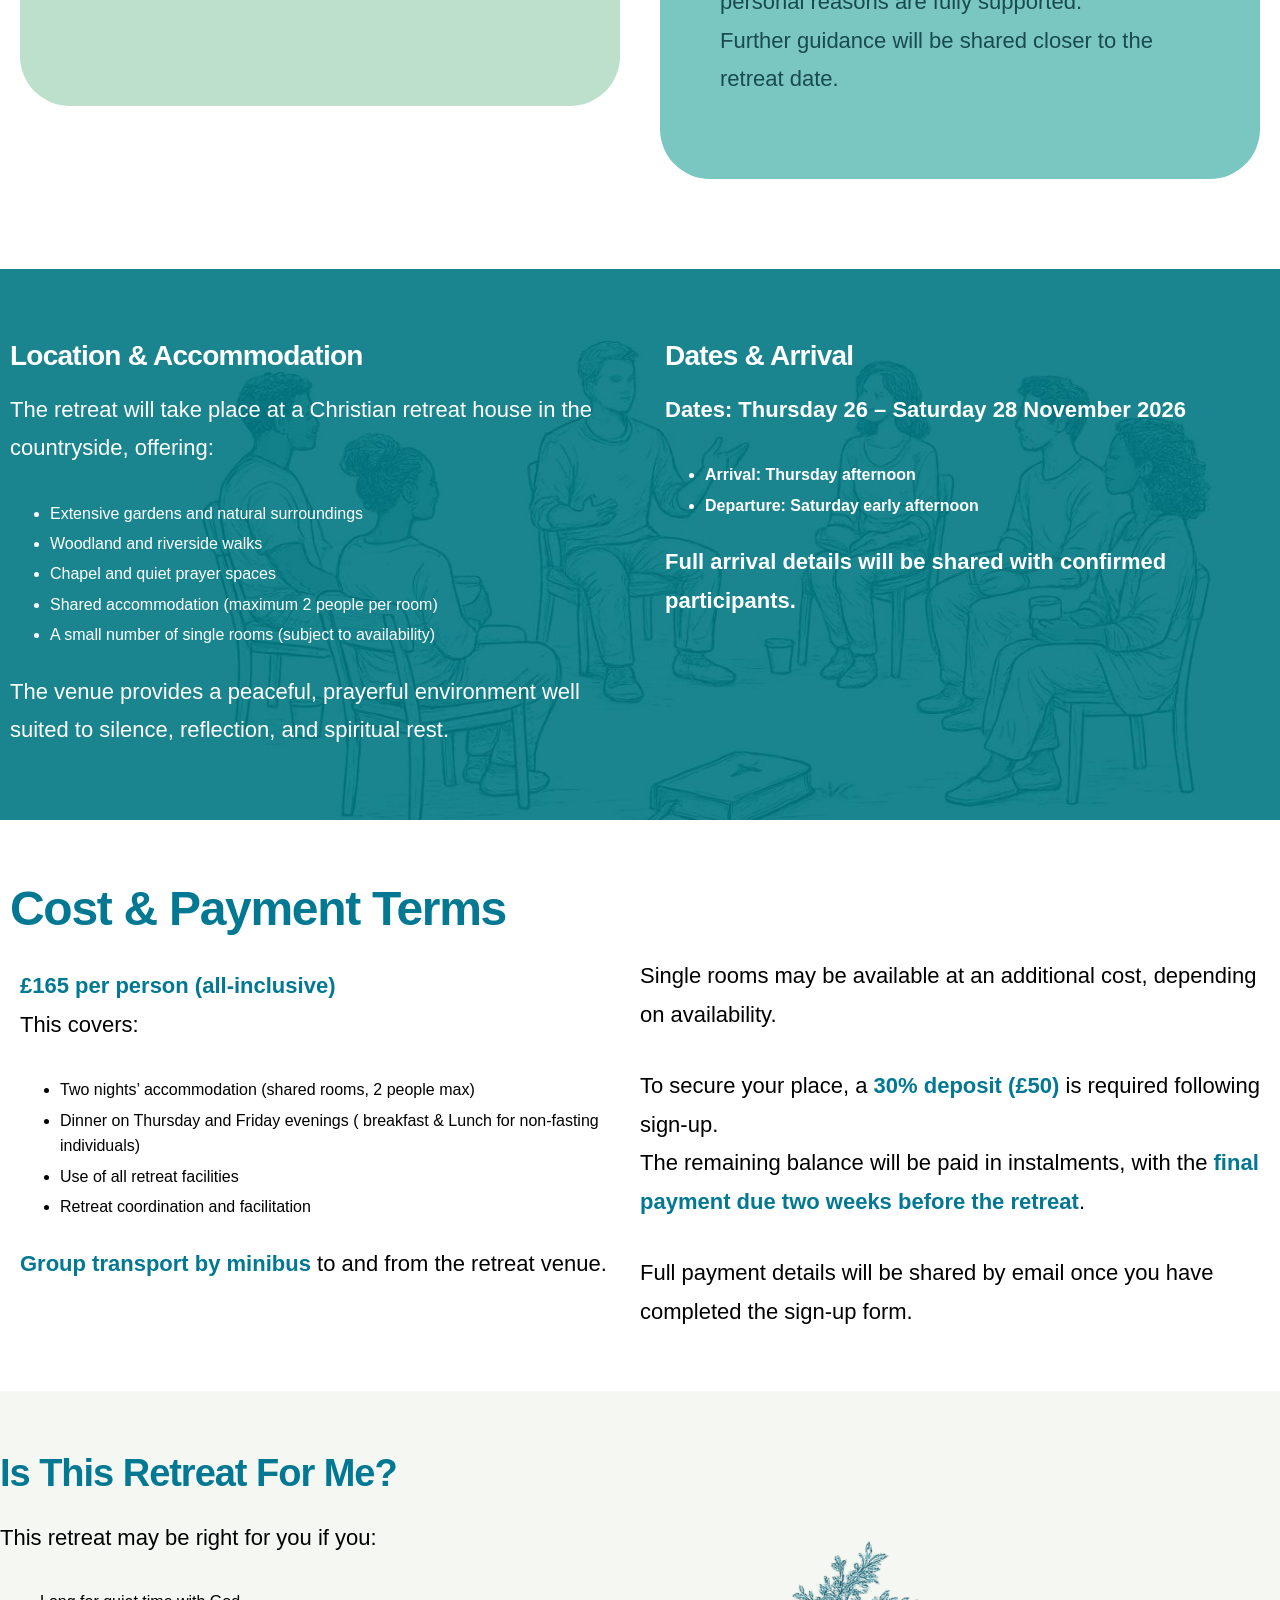
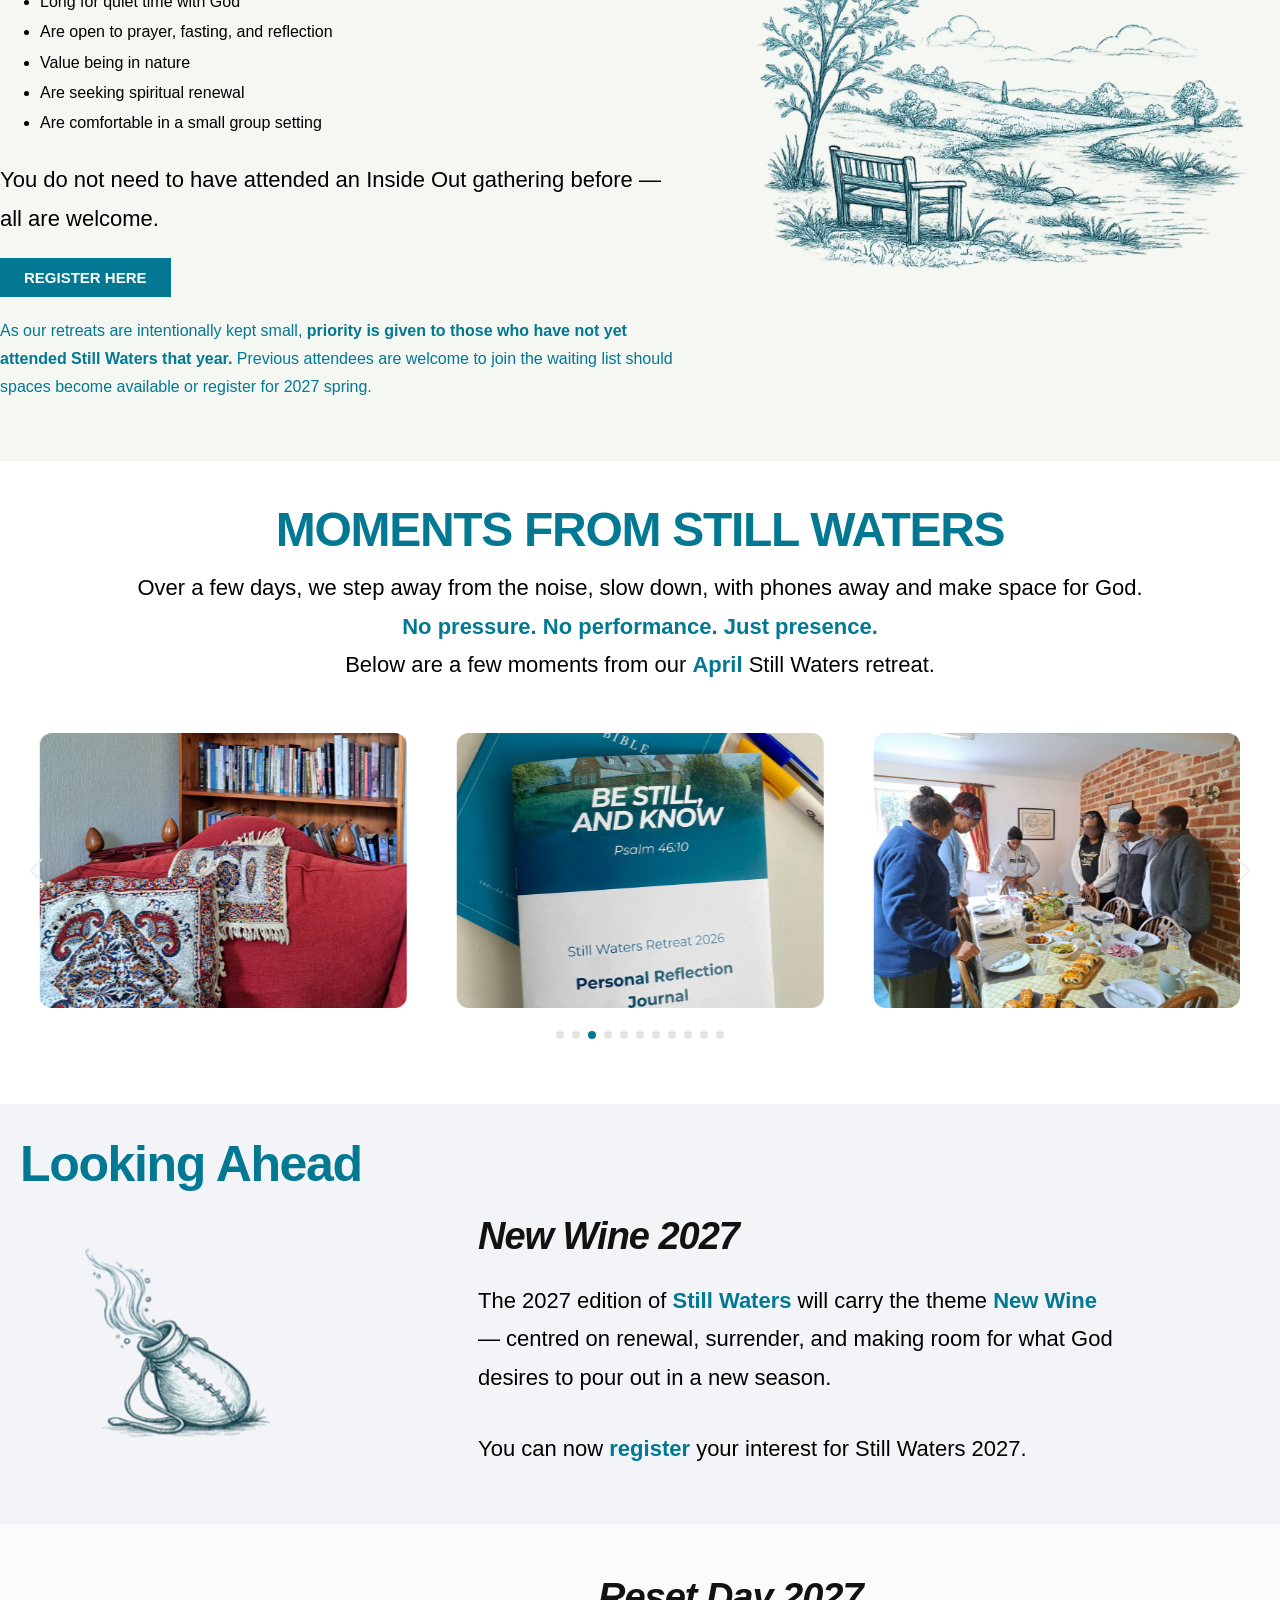
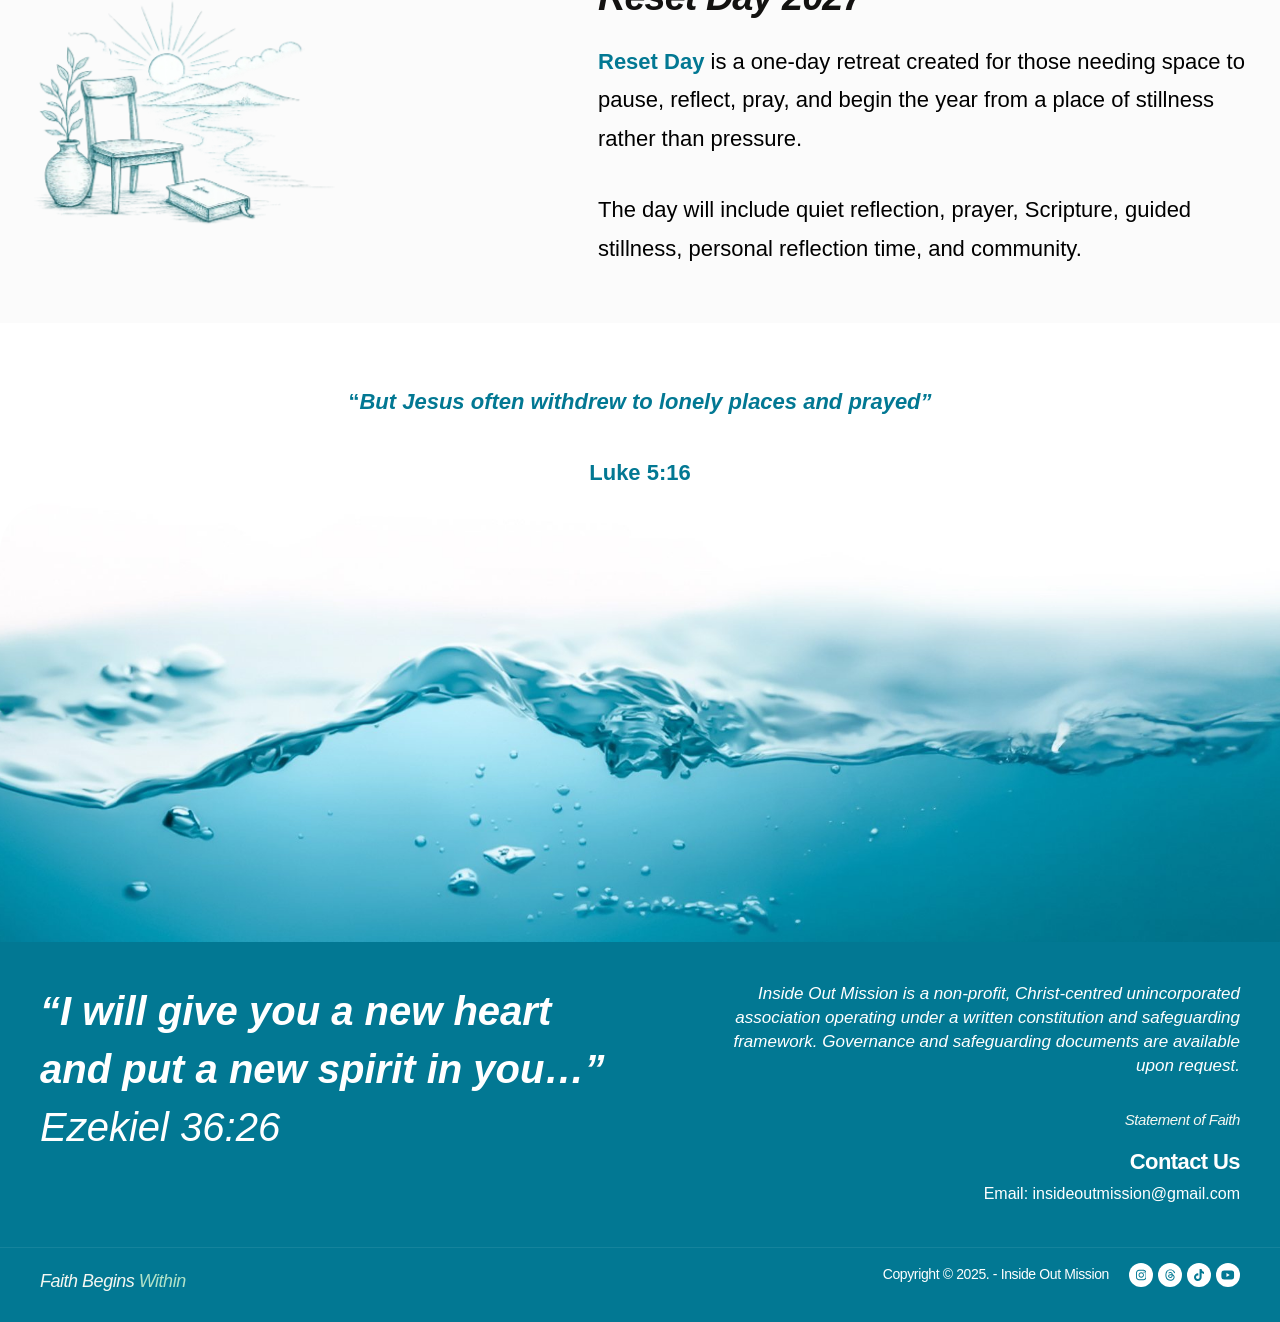
<file: retreat.html>
<!DOCTYPE html>
<html lang="en">
<head>
  <meta charset="utf-8">
  <meta name="viewport" content="width=device-width, initial-scale=1">
  <title>Retreat – Inside Out</title>
  <meta name="description" content="Still Waters — our annual Prayer, Fasting & Renewal Retreat, Thursday 26 – Saturday 28 November 2026.">
  <meta name="theme-color" content="#027893">
  <meta property="og:type" content="website">
  <meta property="og:site_name" content="Inside Out Mission">
  <meta property="og:title" content="Retreat – Inside Out">
  <meta property="og:description" content="Still Waters — our annual Prayer, Fasting & Renewal Retreat, Thursday 26 – Saturday 28 November 2026.">
  <link rel="icon" type="image/png" href="assets/images/favicon.png">
  <link rel="apple-touch-icon" href="assets/images/favicon.png">
  <link rel="preload" as="image" href="assets/images/retreat-hero.jpg">
  <link rel="stylesheet" href="css/style.css">
  <script>document.documentElement.classList.add('js');setTimeout(function(){if(!window.IOM)document.documentElement.classList.remove('js')},2500);</script>
  <script src="js/main.js" defer></script>
</head>
<body>
<svg xmlns="http://www.w3.org/2000/svg" style="display:none" aria-hidden="true"><symbol id="i-bars" viewBox="0 0 448 512"><path d="M16 132h416c8.837 0 16-7.163 16-16V76c0-8.837-7.163-16-16-16H16C7.163 60 0 67.163 0 76v40c0 8.837 7.163 16 16 16zm0 160h416c8.837 0 16-7.163 16-16v-40c0-8.837-7.163-16-16-16H16c-8.837 0-16 7.163-16 16v40c0 8.837 7.163 16 16 16zm0 160h416c8.837 0 16-7.163 16-16v-40c0-8.837-7.163-16-16-16H16c-8.837 0-16 7.163-16 16v40c0 8.837 7.163 16 16 16z"/></symbol><symbol id="i-bed" viewBox="0 0 640 512"><path d="M176 256c44.11 0 80-35.89 80-80s-35.89-80-80-80-80 35.89-80 80 35.89 80 80 80zm352-128H304c-8.84 0-16 7.16-16 16v144H64V80c0-8.84-7.16-16-16-16H16C7.16 64 0 71.16 0 80v352c0 8.84 7.16 16 16 16h32c8.84 0 16-7.16 16-16v-48h512v48c0 8.84 7.16 16 16 16h32c8.84 0 16-7.16 16-16V240c0-61.86-50.14-112-112-112z"/></symbol><symbol id="i-calendar" viewBox="0 0 448 512"><path d="M400 64h-48V12c0-6.6-5.4-12-12-12h-40c-6.6 0-12 5.4-12 12v52H160V12c0-6.6-5.4-12-12-12h-40c-6.6 0-12 5.4-12 12v52H48C21.5 64 0 85.5 0 112v352c0 26.5 21.5 48 48 48h352c26.5 0 48-21.5 48-48V112c0-26.5-21.5-48-48-48zm-6 400H54c-3.3 0-6-2.7-6-6V160h352v298c0 3.3-2.7 6-6 6z"/></symbol><symbol id="i-info" viewBox="0 0 512 512"><path d="M256 8C119.043 8 8 119.083 8 256c0 136.997 111.043 248 248 248s248-111.003 248-248C504 119.083 392.957 8 256 8zm0 110c23.196 0 42 18.804 42 42s-18.804 42-42 42-42-18.804-42-42 18.804-42 42-42zm56 254c0 6.627-5.373 12-12 12h-88c-6.627 0-12-5.373-12-12v-24c0-6.627 5.373-12 12-12h12v-64h-12c-6.627 0-12-5.373-12-12v-24c0-6.627 5.373-12 12-12h64c6.627 0 12 5.373 12 12v100h12c6.627 0 12 5.373 12 12v24z"/></symbol><symbol id="i-instagram" viewBox="0 0 448 512"><path d="M224.1 141c-63.6 0-114.9 51.3-114.9 114.9s51.3 114.9 114.9 114.9S339 319.5 339 255.9 287.7 141 224.1 141zm0 189.6c-41.1 0-74.7-33.5-74.7-74.7s33.5-74.7 74.7-74.7 74.7 33.5 74.7 74.7-33.6 74.7-74.7 74.7zm146.4-194.3c0 14.9-12 26.8-26.8 26.8-14.9 0-26.8-12-26.8-26.8s12-26.8 26.8-26.8 26.8 12 26.8 26.8zm76.1 27.2c-1.7-35.9-9.9-67.7-36.2-93.9-26.2-26.2-58-34.4-93.9-36.2-37-2.1-147.9-2.1-184.9 0-35.8 1.7-67.6 9.9-93.9 36.1s-34.4 58-36.2 93.9c-2.1 37-2.1 147.9 0 184.9 1.7 35.9 9.9 67.7 36.2 93.9s58 34.4 93.9 36.2c37 2.1 147.9 2.1 184.9 0 35.9-1.7 67.7-9.9 93.9-36.2 26.2-26.2 34.4-58 36.2-93.9 2.1-37 2.1-147.8 0-184.8zM398.8 388c-7.8 19.6-22.9 34.7-42.6 42.6-29.5 11.7-99.5 9-132.1 9s-102.7 2.6-132.1-9c-19.6-7.8-34.7-22.9-42.6-42.6-11.7-29.5-9-99.5-9-132.1s-2.6-102.7 9-132.1c7.8-19.6 22.9-34.7 42.6-42.6 29.5-11.7 99.5-9 132.1-9s102.7-2.6 132.1 9c19.6 7.8 34.7 22.9 42.6 42.6 11.7 29.5 9 99.5 9 132.1s2.7 102.7-9 132.1z"/></symbol><symbol id="i-threads" viewBox="0 0 448 512"><path d="M331.5 235.7c2.2 .9 4.2 1.9 6.3 2.8c29.2 14.1 50.6 35.2 61.8 61.4c15.7 36.5 17.2 95.8-30.3 143.2c-36.2 36.2-80.3 52.5-142.6 53h-.3c-70.2-.5-124.1-24.1-160.4-70.2c-32.3-41-48.9-98.1-49.5-169.6V256v-.2C17 184.3 33.6 127.2 65.9 86.2C102.2 40.1 156.2 16.5 226.4 16h.3c70.3 .5 124.9 24 162.3 69.9c18.4 22.7 32 50 40.6 81.7l-40.4 10.8c-7.1-25.8-17.8-47.8-32.2-65.4c-29.2-35.8-73-54.2-130.5-54.6c-57 .5-100.1 18.8-128.2 54.4C72.1 146.1 58.5 194.3 58 256c.5 61.7 14.1 109.9 40.3 143.3c28 35.6 71.2 53.9 128.2 54.4c51.4-.4 85.4-12.6 113.7-40.9c32.3-32.2 31.7-71.8 21.4-95.9c-6.1-14.2-17.1-26-31.9-34.9c-3.7 26.9-11.8 48.3-24.7 64.8c-17.1 21.8-41.4 33.6-72.7 35.3c-23.6 1.3-46.3-4.4-63.9-16c-20.8-13.8-33-34.8-34.3-59.3c-2.5-48.3 35.7-83 95.2-86.4c21.1-1.2 40.9-.3 59.2 2.8c-2.4-14.8-7.3-26.6-14.6-35.2c-10-11.7-25.6-17.7-46.2-17.8H227c-16.6 0-39 4.6-53.3 26.3l-34.4-23.6c19.2-29.1 50.3-45.1 87.8-45.1h.8c62.6 .4 99.9 39.5 103.7 107.7l-.2 .2zm-156 68.8c1.3 25.1 28.4 36.8 54.6 35.3c25.6-1.4 54.6-11.4 59.5-73.2c-13.2-2.9-27.8-4.4-43.4-4.4c-4.8 0-9.6 .1-14.4 .4c-42.9 2.4-57.2 23.2-56.2 41.8l-.1 .1z"/></symbol><symbol id="i-tiktok" viewBox="0 0 448 512"><path d="M448,209.91a210.06,210.06,0,0,1-122.77-39.25V349.38A162.55,162.55,0,1,1,185,188.31V278.2a74.62,74.62,0,1,0,52.23,71.18V0l88,0a121.18,121.18,0,0,0,1.86,22.17h0A122.18,122.18,0,0,0,381,102.39a121.43,121.43,0,0,0,67,20.14Z"/></symbol><symbol id="i-times" viewBox="0 0 352 512"><path d="M242.72 256l100.07-100.07c12.28-12.28 12.28-32.19 0-44.48l-22.24-22.24c-12.28-12.28-32.19-12.28-44.48 0L176 189.28 75.93 89.21c-12.28-12.28-32.19-12.28-44.48 0L9.21 111.45c-12.28 12.28-12.28 32.19 0 44.48L109.28 256 9.21 356.07c-12.28 12.28-12.28 32.19 0 44.48l22.24 22.24c12.28 12.28 32.2 12.28 44.48 0L176 322.72l100.07 100.07c12.28 12.28 32.2 12.28 44.48 0l22.24-22.24c12.28-12.28 12.28-32.19 0-44.48L242.72 256z"/></symbol><symbol id="i-youtube" viewBox="0 0 576 512"><path d="M549.655 124.083c-6.281-23.65-24.787-42.276-48.284-48.597C458.781 64 288 64 288 64S117.22 64 74.629 75.486c-23.497 6.322-42.003 24.947-48.284 48.597-11.412 42.867-11.412 132.305-11.412 132.305s0 89.438 11.412 132.305c6.281 23.65 24.787 41.5 48.284 47.821C117.22 448 288 448 288 448s170.78 0 213.371-11.486c23.497-6.321 42.003-24.171 48.284-47.821 11.412-42.867 11.412-132.305 11.412-132.305s0-89.438-11.412-132.305zm-317.51 213.508V175.185l142.739 81.205-142.739 81.201z"/></symbol></svg>
<a class="skip-link" href="#main">Skip to content</a>
<header class="site-header">
  <div class="container header-inner">
    <a class="site-logo" href="index.html" aria-label="Inside Out — home">
      <img src="assets/images/logo.svg" width="200" height="43" alt="Inside Out">
    </a>
    <nav class="main-nav" aria-label="Main navigation">
      <button class="nav-toggle" type="button" aria-expanded="false" aria-controls="primary-menu" aria-label="Open menu">
        <svg class="icon icon-open" viewBox="0 0 448 512" aria-hidden="true" focusable="false"><use href="#i-bars"/></svg><svg class="icon icon-close" viewBox="0 0 352 512" aria-hidden="true" focusable="false"><use href="#i-times"/></svg>
      </button>
      <ul class="menu" id="primary-menu">
        <li class="has-sub">
          <a class="menu-link" href="#" aria-haspopup="true" aria-expanded="false">Inside Out <svg class="menu-caret" viewBox="0 0 9 6" aria-hidden="true" focusable="false"><path d="M.6 0h7.8c.5 0 .8.6.4 1L4.9 5.3c-.2.3-.6.3-.8 0L.2 1C-.2.6.1 0 .6 0z"/></svg></a>
          <button class="sub-toggle" type="button" aria-expanded="false" aria-label="Show Inside Out sub-menu"><svg class="menu-caret" viewBox="0 0 9 6" aria-hidden="true" focusable="false"><path d="M.6 0h7.8c.5 0 .8.6.4 1L4.9 5.3c-.2.3-.6.3-.8 0L.2 1C-.2.6.1 0 .6 0z"/></svg></button>
          <ul class="sub-menu"><li><a href="index.html#about">About Inside Out</a></li><li><a href="index.html#we-do">What We Do</a></li><li><a href="index.html#we-do-it">Why We Do It</a></li><li><a href="index.html#simple-prayer">A Simple Prayer</a></li><li><a href="index.html#our-calling">Our Calling</a></li></ul>
        </li>
        <li><a class="menu-link" href="index.html#join-us">Join Us</a></li>
        <li><a class="menu-link" href="sow.html">Sow</a></li>
        <li><a class="menu-link" href="word.html">Word</a></li>
        <li><a class="menu-link" href="yourverse.html">Your Verse</a></li>
        <li><a class="menu-link is-active" aria-current="page" href="retreat.html">Retreat</a></li>
      </ul>
    </nav>
  </div>
</header>
<main id="main" class="retreat-page">
<section class="retreat-hero">
  <div class="container">
    <div class="hero-col" data-reveal>
      <h1>Still waters</h1>
      <p class="hero-sub">Our annual Prayer, Fasting &amp; Renewal Retreat</p>
      <p class="hero-verse"><em>“Be Still, and Know”</em> – Psalm 46:10</p>
      <a class="btn btn--white btn--sm" href="https://docs.google.com/forms/d/e/1FAIpQLSeoumt0QKNwgo7bvdaEbfmZ-nwFmzPJqA2G74lmodNfArH6vA/viewform?usp=send_form" target="_blank" rel="noopener">Register Here</a>
      <p class="hero-note">Still Waters returns in November 2026 for the winter edition.</p>
    </div>
    <div class="hero-col hero-col--info" data-reveal>
      <ul class="hero-facts">
        <li><span class="fact-icon"><svg class="icon" viewBox="0 0 448 512" aria-hidden="true" focusable="false"><use href="#i-calendar"/></svg></span><span class="fact-text">Thursday 26 – Saturday 28 November 2026</span></li>
        <li><span class="fact-icon"><svg class="icon" viewBox="0 0 640 512" aria-hidden="true" focusable="false"><use href="#i-bed"/></svg></span><span class="fact-text">Residential countryside retreat</span></li>
        <li><span class="fact-icon"><svg class="icon" viewBox="0 0 512 512" aria-hidden="true" focusable="false"><use href="#i-info"/></svg></span><span class="fact-text">For adults aged 18 and over</span></li>
      </ul>
    </div>
  </div>
</section>

<section class="retreat-about section" aria-labelledby="retreat-about-title">
  <div class="container" data-reveal>
    <h2 class="retreat-title" id="retreat-about-title">About The Retreat</h2>
    <div class="rich">
      <p><i>Still Waters</i> is an annual prayer retreat created to offer space away from the noise and pace of everyday life, allowing participants to rest, reflect, and draw closer to God in a peaceful natural environment.</p>
      <p>This retreat is intentionally shaped around prayer, fasting, Scripture, silence, and nature, providing time to be still before God both individually and together.</p>
      <p>It is designed for those seeking spiritual renewal, clarity, and deeper intimacy with God, whether you are well-established in faith or simply longing for quiet space to reconnect.</p>
    </div>
  </div>
</section>

<section class="retreat-cards">
  <div class="container">
    <div class="card card-rythm" data-reveal>
      <h2 class="h-xl">Retreat Rythm</h2>
      <div class="rich">
        <p>Over the course of three days, the retreat will include:</p>
        <ul>
          <li>Corporate prayer and worship</li>
          <li>Bible reading and guided devotional moments</li>
          <li>Quiet personal prayer and reflection</li>
          <li>Extended quiet time</li>
          <li>Individual or paired prayer walks in nature</li>
          <li>Communal evening meals to break the fast. There will be a gentle rhythm to each day, with space to rest, listen, and respond to God without pressure.</li>
        </ul>
        <p>Silence will be encouraged at certain times, but never forced.</p>
      </div>
    </div>
    <div class="card card-fasting" data-reveal>
      <h2 class="h-xl">Fasting</h2>
      <div class="rich">
        <p>Participants are encouraged to <b>begin fasting on the morning of Thursday 26 November</b>, before travelling to the retreat.</p>
        <p>The fast will be <b>broken together each evening</b> with a communal dinner. Breakfast and lunch will not be provided.</p>
        <p>The <b>majority of participants are encouraged to fast</b>, however we recognise that fasting is not suitable for everyone. Participants who need to adapt their fast, or not fast at all, for health or personal reasons are fully supported.</p>
        <p>Further guidance will be shared closer to the retreat date.</p>
      </div>
    </div>
  </div>
</section>

<section class="retreat-location section">
  <div class="container">
    <div class="location-col" data-reveal>
      <h3>Location &amp; Accommodation</h3>
      <div class="rich">
        <p>The retreat will take place at a Christian retreat house in the countryside, offering:</p>
        <ul>
          <li>Extensive gardens and natural surroundings</li>
          <li>Woodland and riverside walks</li>
          <li>Chapel and quiet prayer spaces</li>
          <li>Shared accommodation (maximum 2 people per room)</li>
          <li>A small number of single rooms (subject to availability)</li>
        </ul>
        <p>The venue provides a peaceful, prayerful environment well suited to silence, reflection, and spiritual rest.</p>
      </div>
    </div>
    <div class="location-col location-col--dates" data-reveal>
      <h3>Dates &amp; Arrival</h3>
      <div class="rich">
        <p>Dates: Thursday 26 – Saturday 28 November 2026</p>
        <ul>
          <li>Arrival: Thursday afternoon</li>
          <li>Departure: Saturday early afternoon</li>
        </ul>
        <p>Full arrival details will be shared with confirmed participants.</p>
      </div>
    </div>
  </div>
</section>

<section class="retreat-cost section" aria-labelledby="cost-title">
  <div class="container" data-reveal>
    <h2 class="retreat-title retreat-title--bold" id="cost-title">Cost &amp; Payment Terms</h2>
  </div>
</section>

<section class="cost-cols section">
  <div class="container">
    <div class="cost-col" data-reveal>
      <div class="rich">
        <p><b>£165 per person (all-inclusive)</b><br>This covers:</p>
        <ul>
          <li>Two nights’ accommodation (shared rooms, 2 people max)</li>
          <li>Dinner on Thursday and Friday evenings ( breakfast &amp; Lunch for non-fasting individuals)</li>
          <li>Use of all retreat facilities</li>
          <li>Retreat coordination and facilitation</li>
        </ul>
        <p><b>Group transport by minibus</b> to and from the retreat venue.</p>
      </div>
    </div>
    <div class="cost-col cost-col--right" data-reveal>
      <div class="rich">
        <p>Single rooms may be available at an additional cost, depending on availability.</p>
        <p>To secure your place, a <b>30% deposit (£50)</b> is required following sign-up.<br>The remaining balance will be paid in instalments, with the <b>final payment due two weeks before the retreat</b>.</p>
        <p>Full payment details will be shared by email once you have completed the sign-up form.</p>
      </div>
    </div>
  </div>
</section>

<section class="retreat-forme">
  <div class="container">
    <div class="forme-text" data-reveal>
      <h2>Is This Retreat for Me?</h2>
      <div class="rich">
        <p>This retreat may be right for you if you:</p>
        <ul>
          <li>Long for quiet time with God</li>
          <li>Are open to prayer, fasting, and reflection</li>
          <li>Value being in nature</li>
          <li>Are seeking spiritual renewal</li>
          <li>Are comfortable in a small group setting</li>
        </ul>
        <p>You do not need to have attended an Inside Out gathering before — all are welcome.</p>
      </div>
      <a class="btn btn--primary btn--register" href="https://docs.google.com/forms/d/e/1FAIpQLSeoumt0QKNwgo7bvdaEbfmZ-nwFmzPJqA2G74lmodNfArH6vA/viewform?usp=send_form" target="_blank" rel="noopener">REGISTER HERE</a>
      <p class="forme-note">As our retreats are intentionally kept small, <b>priority is given to those who have not yet attended Still Waters that year.</b> Previous attendees are welcome to join the waiting list should spaces become available or register for 2027 spring.</p>
    </div>
    <div class="forme-media" data-reveal>
      <img src="assets/images/retreat-for-me.webp" width="800" height="800" loading="lazy" alt="Illustration of a bench by a quiet river in the countryside">
    </div>
  </div>
</section>

<section class="moments section" aria-labelledby="moments-title">
  <div class="container container--sm">
    <h2 id="moments-title" data-reveal>MOMENTS FROM STILL WATERS</h2>
    <p class="moments-intro" data-reveal>Over a few days, we step away from the noise, slow down, with phones away and make space for God.<br><strong>No pressure. No performance. Just presence.</strong><br>Below are a few moments from our <strong>April</strong> Still Waters retreat.</p>
    <div class="carousel" data-carousel data-start="2" data-autoplay="5000" role="region" aria-roledescription="carousel" aria-label="Moments from Still Waters" tabindex="0">
      <div class="carousel-viewport">
        <ul class="carousel-track">
          <li class="carousel-slide"><img src="assets/images/retreat-moments/moment-6.jpg" width="1024" height="768" loading="lazy" alt="A Holy Bible and the book “Are You Asking Me, God?”"></li>
          <li class="carousel-slide"><img src="assets/images/retreat-moments/moment-12.jpg" width="1024" height="768" loading="lazy" alt="A participant resting in the garden of the retreat house"></li>
          <li class="carousel-slide"><img src="assets/images/retreat-moments/moment-8.jpg" width="1024" height="768" loading="lazy" alt="A red sofa with patterned throws in the retreat lounge"></li>
          <li class="carousel-slide"><img src="assets/images/retreat-moments/moment-10.jpg" width="1024" height="768" loading="lazy" alt="The Still Waters 2026 personal reflection journal “Be Still and Know”"></li>
          <li class="carousel-slide"><img src="assets/images/retreat-moments/moment-3.jpg" width="1024" height="768" loading="lazy" alt="Participants gathering around the table for the evening meal"></li>
          <li class="carousel-slide"><img src="assets/images/retreat-moments/moment-4.jpg" width="1024" height="768" loading="lazy" alt="Homemade sausage rolls served on a slate board"></li>
          <li class="carousel-slide"><img src="assets/images/retreat-moments/moment-5.jpg" width="1024" height="768" loading="lazy" alt="A participant reading and resting by the window"></li>
          <li class="carousel-slide"><img src="assets/images/retreat-moments/moment-7.jpg" width="1024" height="768" loading="lazy" alt="Phones put away in a clear pouch during the retreat"></li>
          <li class="carousel-slide"><img src="assets/images/retreat-moments/moment-9.jpg" width="1024" height="768" loading="lazy" alt="A participant reading a devotional book"></li>
          <li class="carousel-slide"><img src="assets/images/retreat-moments/moment-1.jpg" width="1024" height="768" loading="lazy" alt="The Still Waters group standing by the wooden cross in the field"></li>
          <li class="carousel-slide"><img src="assets/images/retreat-moments/moment-2.jpg" width="1024" height="768" loading="lazy" alt="The Still Waters group celebrating by the cross"></li>
        </ul>
      </div>
      <button class="carousel-arrow carousel-arrow--prev" type="button" aria-label="Previous slide"><svg viewBox="0 0 14 25" aria-hidden="true" focusable="false"><path d="M12.5 1.5 1.5 12.5l11 11" fill="none" stroke="currentColor" stroke-width="2" stroke-linecap="round" stroke-linejoin="round"/></svg></button>
      <button class="carousel-arrow carousel-arrow--next" type="button" aria-label="Next slide"><svg viewBox="0 0 14 25" aria-hidden="true" focusable="false"><path d="m1.5 1.5 11 11-11 11" fill="none" stroke="currentColor" stroke-width="2" stroke-linecap="round" stroke-linejoin="round"/></svg></button>
      <div class="carousel-dots"></div>
    </div>
  </div>
</section>

<section class="ahead" aria-labelledby="ahead-title">
  <div class="ahead-title">
    <div class="container container--sm">
      <h2 class="h-xl" id="ahead-title" data-reveal>Looking Ahead</h2>
    </div>
  </div>
  <div class="ahead-row">
    <div class="container container--sm">
      <div class="ahead-media" data-reveal>
        <img src="assets/images/new-wine.webp" width="560" height="560" loading="lazy" alt="Illustration of a wineskin pouring out">
      </div>
      <div class="ahead-text" data-reveal>
        <h3>New Wine 2027</h3>
        <div class="rich">
          <p>The 2027 edition of <b>Still Waters</b> will carry the theme <strong>New Wine</strong> — centred on renewal, surrender, and making room for what God desires to pour out in a new season.</p>
          <p>You can now <a href="https://forms.gle/5MtTQTnU4suo5cq86" target="_blank" rel="noopener"><strong>register</strong></a> your interest for Still Waters 2027.</p>
        </div>
      </div>
    </div>
  </div>
</section>

<section class="reset section">
  <div class="container container--sm">
    <div class="reset-media" data-reveal>
      <img src="assets/images/reset-day.webp" width="1100" height="733" loading="lazy" alt="Illustration of a chair, a vase and a Bible facing a sunrise over the water">
    </div>
    <div class="reset-text" data-reveal>
      <h3>Reset day 2027</h3>
      <div class="rich">
        <p><strong>Reset Day</strong> is a one-day retreat created for those needing space to pause, reflect, pray, and begin the year from a place of stillness rather than pressure.</p>
        <p>The day will include quiet reflection, prayer, Scripture, guided stillness, personal reflection time, and community.</p>
      </div>
    </div>
  </div>
</section>

<section class="retreat-quote section">
  <div class="container container--sm" data-reveal>
    <p>“<em>But Jesus often withdrew to lonely places and prayed”</em></p>
    <p>Luke 5:16</p>
  </div>
</section>
</main>
<footer class="site-footer">
  <div class="footer-water" aria-hidden="true"></div>
  <div class="footer-main">
    <div class="container">
      <div class="footer-col">
        <p class="footer-verse"><strong>“I will give you a new heart and put a new spirit in you…”</strong><br>Ezekiel 36:26</p>
      </div>
      <div class="footer-col footer-col--right">
        <p class="footer-legal">Inside Out Mission is a non-profit, Christ-centred unincorporated association operating under a written constitution and safeguarding framework. Governance and safeguarding documents are available upon request.</p>
        <a class="footer-faith" href="#">Statement of Faith</a>
        <h2 class="footer-contact-title">Contact Us</h2>
        <p class="footer-email">Email: <a href="mailto:insideoutmission@gmail.com">insideoutmission@gmail.com</a></p>
      </div>
    </div>
  </div>
  <div class="footer-bottom">
    <div class="container">
      <p class="footer-tagline">Faith Begins <span>Within</span></p>
      <div class="footer-meta">
        <p class="copyright">Copyright © 2025. - Inside Out Mission</p>
        <ul class="socials"><li><a href="https://www.instagram.com/insideout_mission?igsh=MTAwc283MXFjdnY0bw%3D%3D&amp;utm_source=qr" target="_blank" rel="noopener" aria-label="Instagram"><svg class="icon" viewBox="0 0 448 512" aria-hidden="true" focusable="false"><use href="#i-instagram"/></svg></a></li><li><a href="https://www.threads.com/@insideout_mission?igshid=NTc4MTIwNjQ2YQ==" target="_blank" rel="noopener" aria-label="Threads"><svg class="icon" viewBox="0 0 448 512" aria-hidden="true" focusable="false"><use href="#i-threads"/></svg></a></li><li><a href="https://www.tiktok.com/@inside.out086" target="_blank" rel="noopener" aria-label="TikTok"><svg class="icon" viewBox="0 0 448 512" aria-hidden="true" focusable="false"><use href="#i-tiktok"/></svg></a></li><li><a href="https://youtube.com/@insideoutmission?si=STzgcWd8_qZB-hEO" target="_blank" rel="noopener" aria-label="YouTube"><svg class="icon" viewBox="0 0 576 512" aria-hidden="true" focusable="false"><use href="#i-youtube"/></svg></a></li></ul>
      </div>
    </div>
  </div>
</footer>
</body>
</html>
</file>
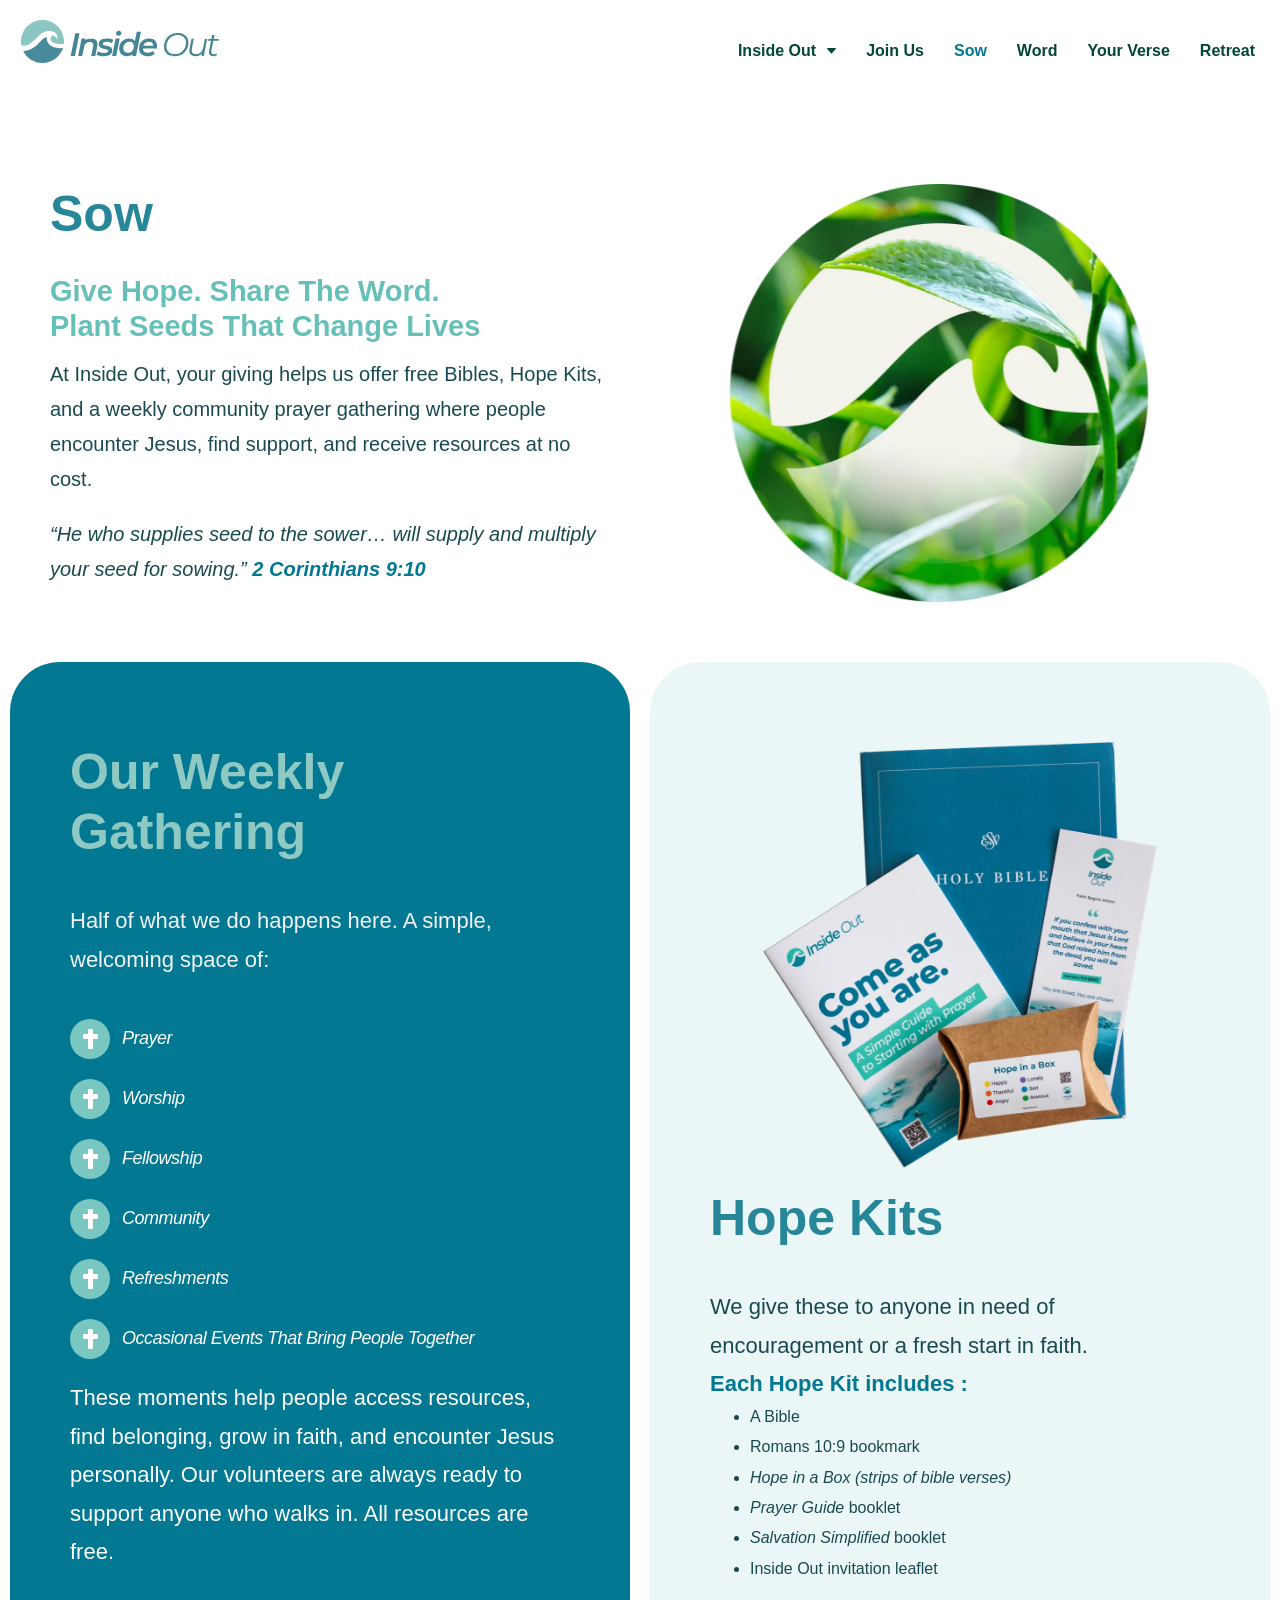
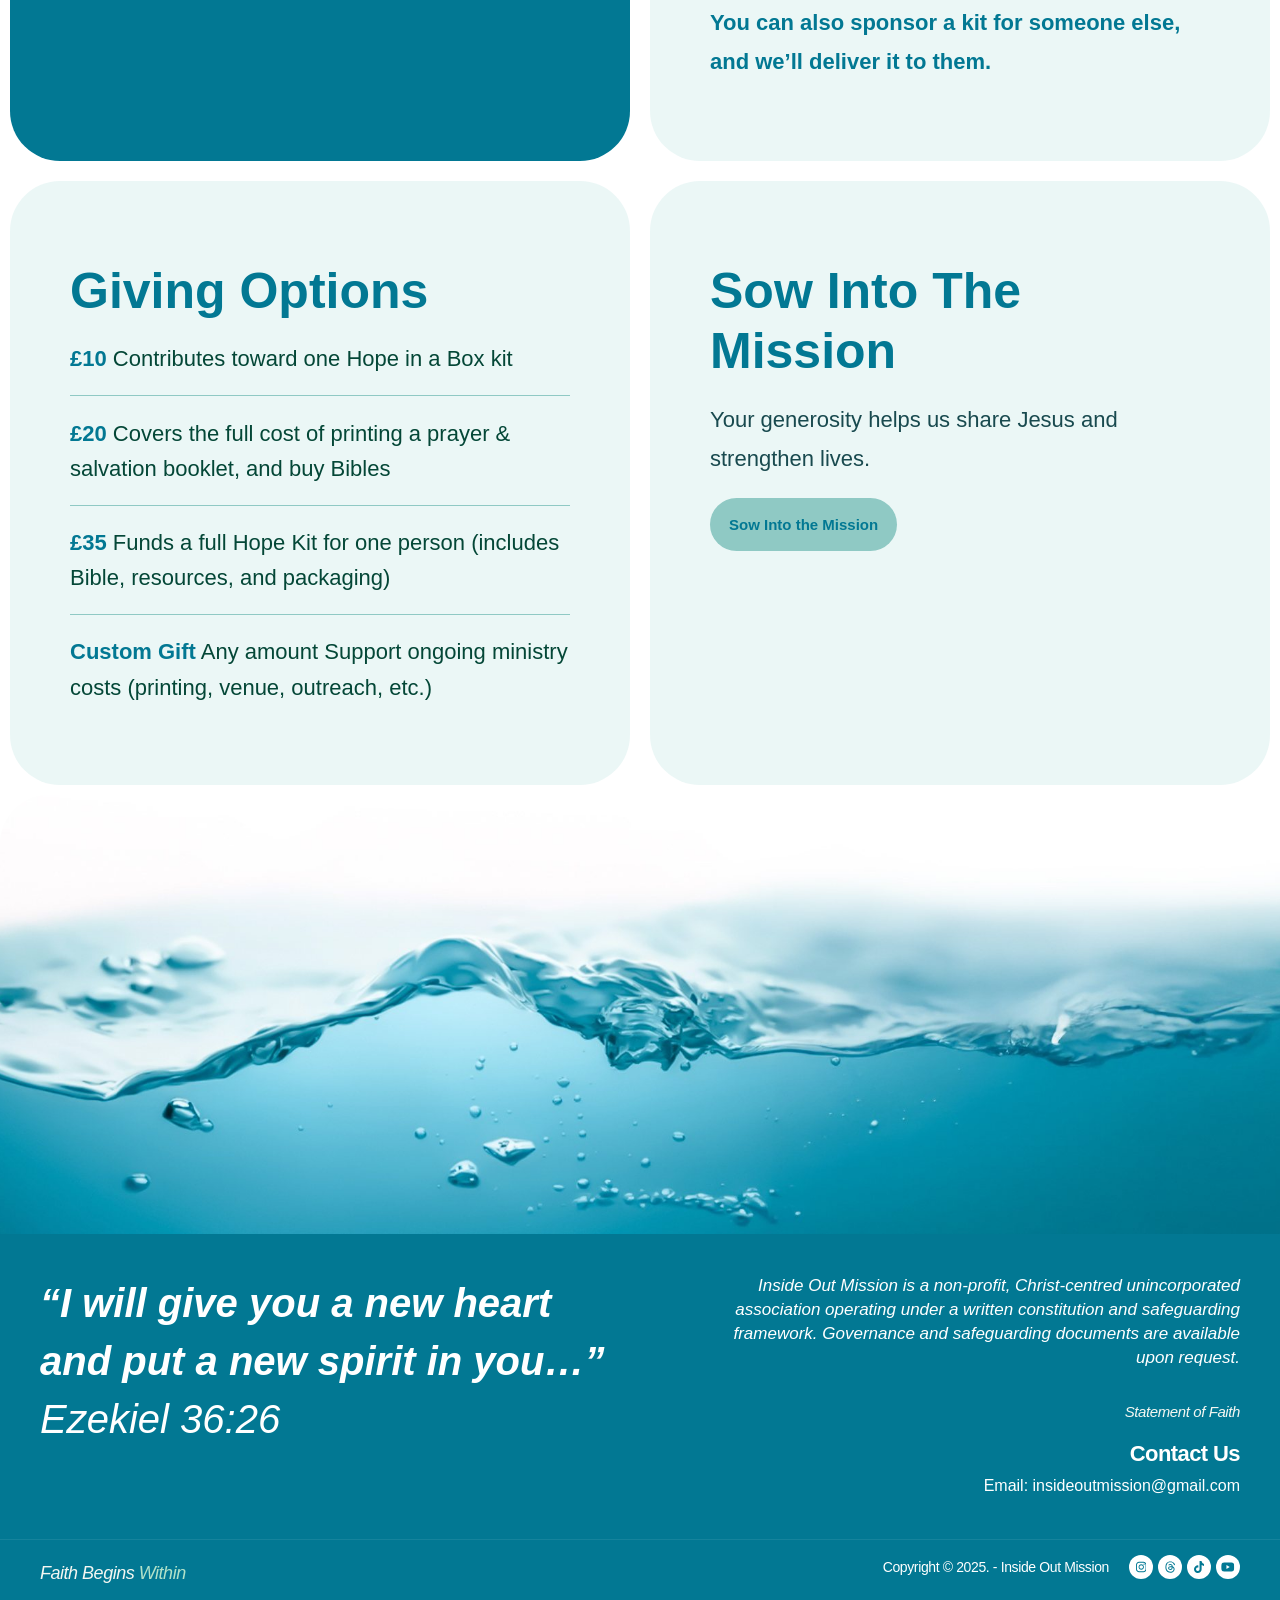
<file: sow.html>
<!DOCTYPE html>
<html lang="en">
<head>
  <meta charset="utf-8">
  <meta name="viewport" content="width=device-width, initial-scale=1">
  <title>Sow – Inside Out</title>
  <meta name="description" content="Give hope, share the Word and plant seeds that change lives. Support free Bibles, Hope Kits and our weekly prayer gathering.">
  <meta name="theme-color" content="#027893">
  <meta property="og:type" content="website">
  <meta property="og:site_name" content="Inside Out Mission">
  <meta property="og:title" content="Sow – Inside Out">
  <meta property="og:description" content="Give hope, share the Word and plant seeds that change lives. Support free Bibles, Hope Kits and our weekly prayer gathering.">
  <link rel="icon" type="image/png" href="assets/images/favicon.png">
  <link rel="apple-touch-icon" href="assets/images/favicon.png">
  <link rel="stylesheet" href="css/style.css">
  <script>document.documentElement.classList.add('js');setTimeout(function(){if(!window.IOM)document.documentElement.classList.remove('js')},2500);</script>
  <script src="js/main.js" defer></script>
</head>
<body>
<svg xmlns="http://www.w3.org/2000/svg" style="display:none" aria-hidden="true"><symbol id="i-bars" viewBox="0 0 448 512"><path d="M16 132h416c8.837 0 16-7.163 16-16V76c0-8.837-7.163-16-16-16H16C7.163 60 0 67.163 0 76v40c0 8.837 7.163 16 16 16zm0 160h416c8.837 0 16-7.163 16-16v-40c0-8.837-7.163-16-16-16H16c-8.837 0-16 7.163-16 16v40c0 8.837 7.163 16 16 16zm0 160h416c8.837 0 16-7.163 16-16v-40c0-8.837-7.163-16-16-16H16c-8.837 0-16 7.163-16 16v40c0 8.837 7.163 16 16 16z"/></symbol><symbol id="i-cross" viewBox="0 0 384 512"><path d="M352 128h-96V32c0-17.67-14.33-32-32-32h-64c-17.67 0-32 14.33-32 32v96H32c-17.67 0-32 14.33-32 32v64c0 17.67 14.33 32 32 32h96v224c0 17.67 14.33 32 32 32h64c17.67 0 32-14.33 32-32V256h96c17.67 0 32-14.33 32-32v-64c0-17.67-14.33-32-32-32z"/></symbol><symbol id="i-instagram" viewBox="0 0 448 512"><path d="M224.1 141c-63.6 0-114.9 51.3-114.9 114.9s51.3 114.9 114.9 114.9S339 319.5 339 255.9 287.7 141 224.1 141zm0 189.6c-41.1 0-74.7-33.5-74.7-74.7s33.5-74.7 74.7-74.7 74.7 33.5 74.7 74.7-33.6 74.7-74.7 74.7zm146.4-194.3c0 14.9-12 26.8-26.8 26.8-14.9 0-26.8-12-26.8-26.8s12-26.8 26.8-26.8 26.8 12 26.8 26.8zm76.1 27.2c-1.7-35.9-9.9-67.7-36.2-93.9-26.2-26.2-58-34.4-93.9-36.2-37-2.1-147.9-2.1-184.9 0-35.8 1.7-67.6 9.9-93.9 36.1s-34.4 58-36.2 93.9c-2.1 37-2.1 147.9 0 184.9 1.7 35.9 9.9 67.7 36.2 93.9s58 34.4 93.9 36.2c37 2.1 147.9 2.1 184.9 0 35.9-1.7 67.7-9.9 93.9-36.2 26.2-26.2 34.4-58 36.2-93.9 2.1-37 2.1-147.8 0-184.8zM398.8 388c-7.8 19.6-22.9 34.7-42.6 42.6-29.5 11.7-99.5 9-132.1 9s-102.7 2.6-132.1-9c-19.6-7.8-34.7-22.9-42.6-42.6-11.7-29.5-9-99.5-9-132.1s-2.6-102.7 9-132.1c7.8-19.6 22.9-34.7 42.6-42.6 29.5-11.7 99.5-9 132.1-9s102.7-2.6 132.1 9c19.6 7.8 34.7 22.9 42.6 42.6 11.7 29.5 9 99.5 9 132.1s2.7 102.7-9 132.1z"/></symbol><symbol id="i-threads" viewBox="0 0 448 512"><path d="M331.5 235.7c2.2 .9 4.2 1.9 6.3 2.8c29.2 14.1 50.6 35.2 61.8 61.4c15.7 36.5 17.2 95.8-30.3 143.2c-36.2 36.2-80.3 52.5-142.6 53h-.3c-70.2-.5-124.1-24.1-160.4-70.2c-32.3-41-48.9-98.1-49.5-169.6V256v-.2C17 184.3 33.6 127.2 65.9 86.2C102.2 40.1 156.2 16.5 226.4 16h.3c70.3 .5 124.9 24 162.3 69.9c18.4 22.7 32 50 40.6 81.7l-40.4 10.8c-7.1-25.8-17.8-47.8-32.2-65.4c-29.2-35.8-73-54.2-130.5-54.6c-57 .5-100.1 18.8-128.2 54.4C72.1 146.1 58.5 194.3 58 256c.5 61.7 14.1 109.9 40.3 143.3c28 35.6 71.2 53.9 128.2 54.4c51.4-.4 85.4-12.6 113.7-40.9c32.3-32.2 31.7-71.8 21.4-95.9c-6.1-14.2-17.1-26-31.9-34.9c-3.7 26.9-11.8 48.3-24.7 64.8c-17.1 21.8-41.4 33.6-72.7 35.3c-23.6 1.3-46.3-4.4-63.9-16c-20.8-13.8-33-34.8-34.3-59.3c-2.5-48.3 35.7-83 95.2-86.4c21.1-1.2 40.9-.3 59.2 2.8c-2.4-14.8-7.3-26.6-14.6-35.2c-10-11.7-25.6-17.7-46.2-17.8H227c-16.6 0-39 4.6-53.3 26.3l-34.4-23.6c19.2-29.1 50.3-45.1 87.8-45.1h.8c62.6 .4 99.9 39.5 103.7 107.7l-.2 .2zm-156 68.8c1.3 25.1 28.4 36.8 54.6 35.3c25.6-1.4 54.6-11.4 59.5-73.2c-13.2-2.9-27.8-4.4-43.4-4.4c-4.8 0-9.6 .1-14.4 .4c-42.9 2.4-57.2 23.2-56.2 41.8l-.1 .1z"/></symbol><symbol id="i-tiktok" viewBox="0 0 448 512"><path d="M448,209.91a210.06,210.06,0,0,1-122.77-39.25V349.38A162.55,162.55,0,1,1,185,188.31V278.2a74.62,74.62,0,1,0,52.23,71.18V0l88,0a121.18,121.18,0,0,0,1.86,22.17h0A122.18,122.18,0,0,0,381,102.39a121.43,121.43,0,0,0,67,20.14Z"/></symbol><symbol id="i-times" viewBox="0 0 352 512"><path d="M242.72 256l100.07-100.07c12.28-12.28 12.28-32.19 0-44.48l-22.24-22.24c-12.28-12.28-32.19-12.28-44.48 0L176 189.28 75.93 89.21c-12.28-12.28-32.19-12.28-44.48 0L9.21 111.45c-12.28 12.28-12.28 32.19 0 44.48L109.28 256 9.21 356.07c-12.28 12.28-12.28 32.19 0 44.48l22.24 22.24c12.28 12.28 32.2 12.28 44.48 0L176 322.72l100.07 100.07c12.28 12.28 32.2 12.28 44.48 0l22.24-22.24c12.28-12.28 12.28-32.19 0-44.48L242.72 256z"/></symbol><symbol id="i-youtube" viewBox="0 0 576 512"><path d="M549.655 124.083c-6.281-23.65-24.787-42.276-48.284-48.597C458.781 64 288 64 288 64S117.22 64 74.629 75.486c-23.497 6.322-42.003 24.947-48.284 48.597-11.412 42.867-11.412 132.305-11.412 132.305s0 89.438 11.412 132.305c6.281 23.65 24.787 41.5 48.284 47.821C117.22 448 288 448 288 448s170.78 0 213.371-11.486c23.497-6.321 42.003-24.171 48.284-47.821 11.412-42.867 11.412-132.305 11.412-132.305s0-89.438-11.412-132.305zm-317.51 213.508V175.185l142.739 81.205-142.739 81.201z"/></symbol></svg>
<a class="skip-link" href="#main">Skip to content</a>
<header class="site-header">
  <div class="container header-inner">
    <a class="site-logo" href="index.html" aria-label="Inside Out — home">
      <img src="assets/images/logo.svg" width="200" height="43" alt="Inside Out">
    </a>
    <nav class="main-nav" aria-label="Main navigation">
      <button class="nav-toggle" type="button" aria-expanded="false" aria-controls="primary-menu" aria-label="Open menu">
        <svg class="icon icon-open" viewBox="0 0 448 512" aria-hidden="true" focusable="false"><use href="#i-bars"/></svg><svg class="icon icon-close" viewBox="0 0 352 512" aria-hidden="true" focusable="false"><use href="#i-times"/></svg>
      </button>
      <ul class="menu" id="primary-menu">
        <li class="has-sub">
          <a class="menu-link" href="#" aria-haspopup="true" aria-expanded="false">Inside Out <svg class="menu-caret" viewBox="0 0 9 6" aria-hidden="true" focusable="false"><path d="M.6 0h7.8c.5 0 .8.6.4 1L4.9 5.3c-.2.3-.6.3-.8 0L.2 1C-.2.6.1 0 .6 0z"/></svg></a>
          <button class="sub-toggle" type="button" aria-expanded="false" aria-label="Show Inside Out sub-menu"><svg class="menu-caret" viewBox="0 0 9 6" aria-hidden="true" focusable="false"><path d="M.6 0h7.8c.5 0 .8.6.4 1L4.9 5.3c-.2.3-.6.3-.8 0L.2 1C-.2.6.1 0 .6 0z"/></svg></button>
          <ul class="sub-menu"><li><a href="index.html#about">About Inside Out</a></li><li><a href="index.html#we-do">What We Do</a></li><li><a href="index.html#we-do-it">Why We Do It</a></li><li><a href="index.html#simple-prayer">A Simple Prayer</a></li><li><a href="index.html#our-calling">Our Calling</a></li></ul>
        </li>
        <li><a class="menu-link" href="index.html#join-us">Join Us</a></li>
        <li><a class="menu-link is-active" aria-current="page" href="sow.html">Sow</a></li>
        <li><a class="menu-link" href="word.html">Word</a></li>
        <li><a class="menu-link" href="yourverse.html">Your Verse</a></li>
        <li><a class="menu-link" href="retreat.html">Retreat</a></li>
      </ul>
    </nav>
  </div>
</header>
<main id="main">
<section class="sow-intro section">
  <div class="container">
    <div class="sow-intro-text" data-reveal>
      <h1 class="h-xl">Sow</h1>
      <h2 class="sow-tagline">Give hope. Share the Word.<br> Plant seeds that change lives</h2>
      <p>At Inside Out, your giving helps us offer free Bibles, Hope Kits, and a weekly community prayer gathering where people encounter Jesus, find support, and receive resources at no cost.</p>
      <p class="sow-verse">“He who supplies seed to the sower… will supply and multiply your seed for sowing.” <b>2 Corinthians 9:10</b></p>
    </div>
    <div class="sow-intro-media" data-reveal>
      <img src="assets/images/sow.webp" width="900" height="900" alt="A young green shoot inside the Inside Out wave emblem">
    </div>
  </div>
</section>

<section class="sow-cards section">
  <div class="container">
    <div class="card card-gathering" data-reveal>
      <h2 class="h-xl">Our Weekly Gathering</h2>
      <p class="gathering-intro">Half of what we do happens here. A simple, welcoming space of:</p>
      <ul class="cross-list">
        <li><span class="ci"><svg class="icon" viewBox="0 0 384 512" aria-hidden="true" focusable="false"><use href="#i-cross"/></svg></span><span>Prayer</span></li>
        <li><span class="ci"><svg class="icon" viewBox="0 0 384 512" aria-hidden="true" focusable="false"><use href="#i-cross"/></svg></span><span>Worship</span></li>
        <li><span class="ci"><svg class="icon" viewBox="0 0 384 512" aria-hidden="true" focusable="false"><use href="#i-cross"/></svg></span><span>Fellowship</span></li>
        <li><span class="ci"><svg class="icon" viewBox="0 0 384 512" aria-hidden="true" focusable="false"><use href="#i-cross"/></svg></span><span>Community</span></li>
        <li><span class="ci"><svg class="icon" viewBox="0 0 384 512" aria-hidden="true" focusable="false"><use href="#i-cross"/></svg></span><span>Refreshments</span></li>
        <li><span class="ci"><svg class="icon" viewBox="0 0 384 512" aria-hidden="true" focusable="false"><use href="#i-cross"/></svg></span><span>Occasional events that bring people together</span></li>
      </ul>
      <p class="gathering-outro">These moments help people access resources, find belonging, grow in faith, and encounter Jesus personally. Our volunteers are always ready to support anyone who walks in. All resources are free.</p>
    </div>
    <div class="card card-hopekits" data-reveal>
      <img src="assets/images/hope-kit.webp" width="900" height="974" loading="lazy" alt="Inside Out Hope Kit: a Bible, the “Come as you are” prayer guide, a bookmark and Hope in a Box">
      <h2 class="h-xl">Hope Kits</h2>
      <div class="hopekits-text">
        <p>We give these to anyone in need of encouragement or a fresh start in faith.</p>
        <p><b>Each Hope Kit includes :</b></p>
        <ul>
          <li>A Bible</li>
          <li>Romans 10:9 bookmark</li>
          <li><i>Hope in a Box (strips of bible verses)</i></li>
          <li><i>Prayer Guide</i> booklet</li>
          <li><i>Salvation Simplified</i> booklet</li>
          <li>Inside Out invitation leaflet</li>
        </ul>
        <p><b>You can also sponsor a kit for someone else, and we’ll deliver it to them.</b></p>
      </div>
    </div>
  </div>
</section>

<section class="giving section">
  <div class="container">
    <div class="card" data-reveal>
      <h2 class="h-xl">Giving Options</h2>
      <ul class="give-list">
        <li><a href="https://buy.stripe.com/7sY6oHfGof1TbrLcDbfnO04" target="_blank" rel="noopener"><b>£10</b> Contributes toward one Hope in a Box kit</a></li>
        <li><a href="https://buy.stripe.com/7sY3cvbq85rjcvPbz7fnO03" target="_blank" rel="noopener"><b>£20</b> Covers the full cost of printing a prayer &amp; salvation booklet, and buy Bibles</a></li>
        <li><a href="https://buy.stripe.com/4gMfZh79Sf1T67rbz7fnO05" target="_blank" rel="noopener"><b>£35</b> Funds a full Hope Kit for one person (includes Bible, resources, and packaging)</a></li>
        <li><a href="https://buy.stripe.com/4gM5kD79S5rj2Vf5aJfnO01" target="_blank" rel="noopener"><b>Custom Gift</b> Any amount Support ongoing ministry costs (printing, venue, outreach, etc.)</a></li>
      </ul>
    </div>
    <div class="card card-sow-cta" id="sow-into-the-mission" data-reveal>
      <h2 class="h-xl">Sow into the Mission</h2>
      <p>Your generosity helps us share Jesus and strengthen lives.</p>
      <a class="btn btn--sow btn--pill" href="https://buy.stripe.com/4gM5kD79S5rj2Vf5aJfnO01" target="_blank" rel="noopener">Sow Into the Mission</a>
    </div>
  </div>
</section>
</main>
<footer class="site-footer">
  <div class="footer-water" aria-hidden="true"></div>
  <div class="footer-main">
    <div class="container">
      <div class="footer-col">
        <p class="footer-verse"><strong>“I will give you a new heart and put a new spirit in you…”</strong><br>Ezekiel 36:26</p>
      </div>
      <div class="footer-col footer-col--right">
        <p class="footer-legal">Inside Out Mission is a non-profit, Christ-centred unincorporated association operating under a written constitution and safeguarding framework. Governance and safeguarding documents are available upon request.</p>
        <a class="footer-faith" href="#">Statement of Faith</a>
        <h2 class="footer-contact-title">Contact Us</h2>
        <p class="footer-email">Email: <a href="mailto:insideoutmission@gmail.com">insideoutmission@gmail.com</a></p>
      </div>
    </div>
  </div>
  <div class="footer-bottom">
    <div class="container">
      <p class="footer-tagline">Faith Begins <span>Within</span></p>
      <div class="footer-meta">
        <p class="copyright">Copyright © 2025. - Inside Out Mission</p>
        <ul class="socials"><li><a href="https://www.instagram.com/insideout_mission?igsh=MTAwc283MXFjdnY0bw%3D%3D&amp;utm_source=qr" target="_blank" rel="noopener" aria-label="Instagram"><svg class="icon" viewBox="0 0 448 512" aria-hidden="true" focusable="false"><use href="#i-instagram"/></svg></a></li><li><a href="https://www.threads.com/@insideout_mission?igshid=NTc4MTIwNjQ2YQ==" target="_blank" rel="noopener" aria-label="Threads"><svg class="icon" viewBox="0 0 448 512" aria-hidden="true" focusable="false"><use href="#i-threads"/></svg></a></li><li><a href="https://www.tiktok.com/@inside.out086" target="_blank" rel="noopener" aria-label="TikTok"><svg class="icon" viewBox="0 0 448 512" aria-hidden="true" focusable="false"><use href="#i-tiktok"/></svg></a></li><li><a href="https://youtube.com/@insideoutmission?si=STzgcWd8_qZB-hEO" target="_blank" rel="noopener" aria-label="YouTube"><svg class="icon" viewBox="0 0 576 512" aria-hidden="true" focusable="false"><use href="#i-youtube"/></svg></a></li></ul>
      </div>
    </div>
  </div>
</footer>
</body>
</html>
</file>
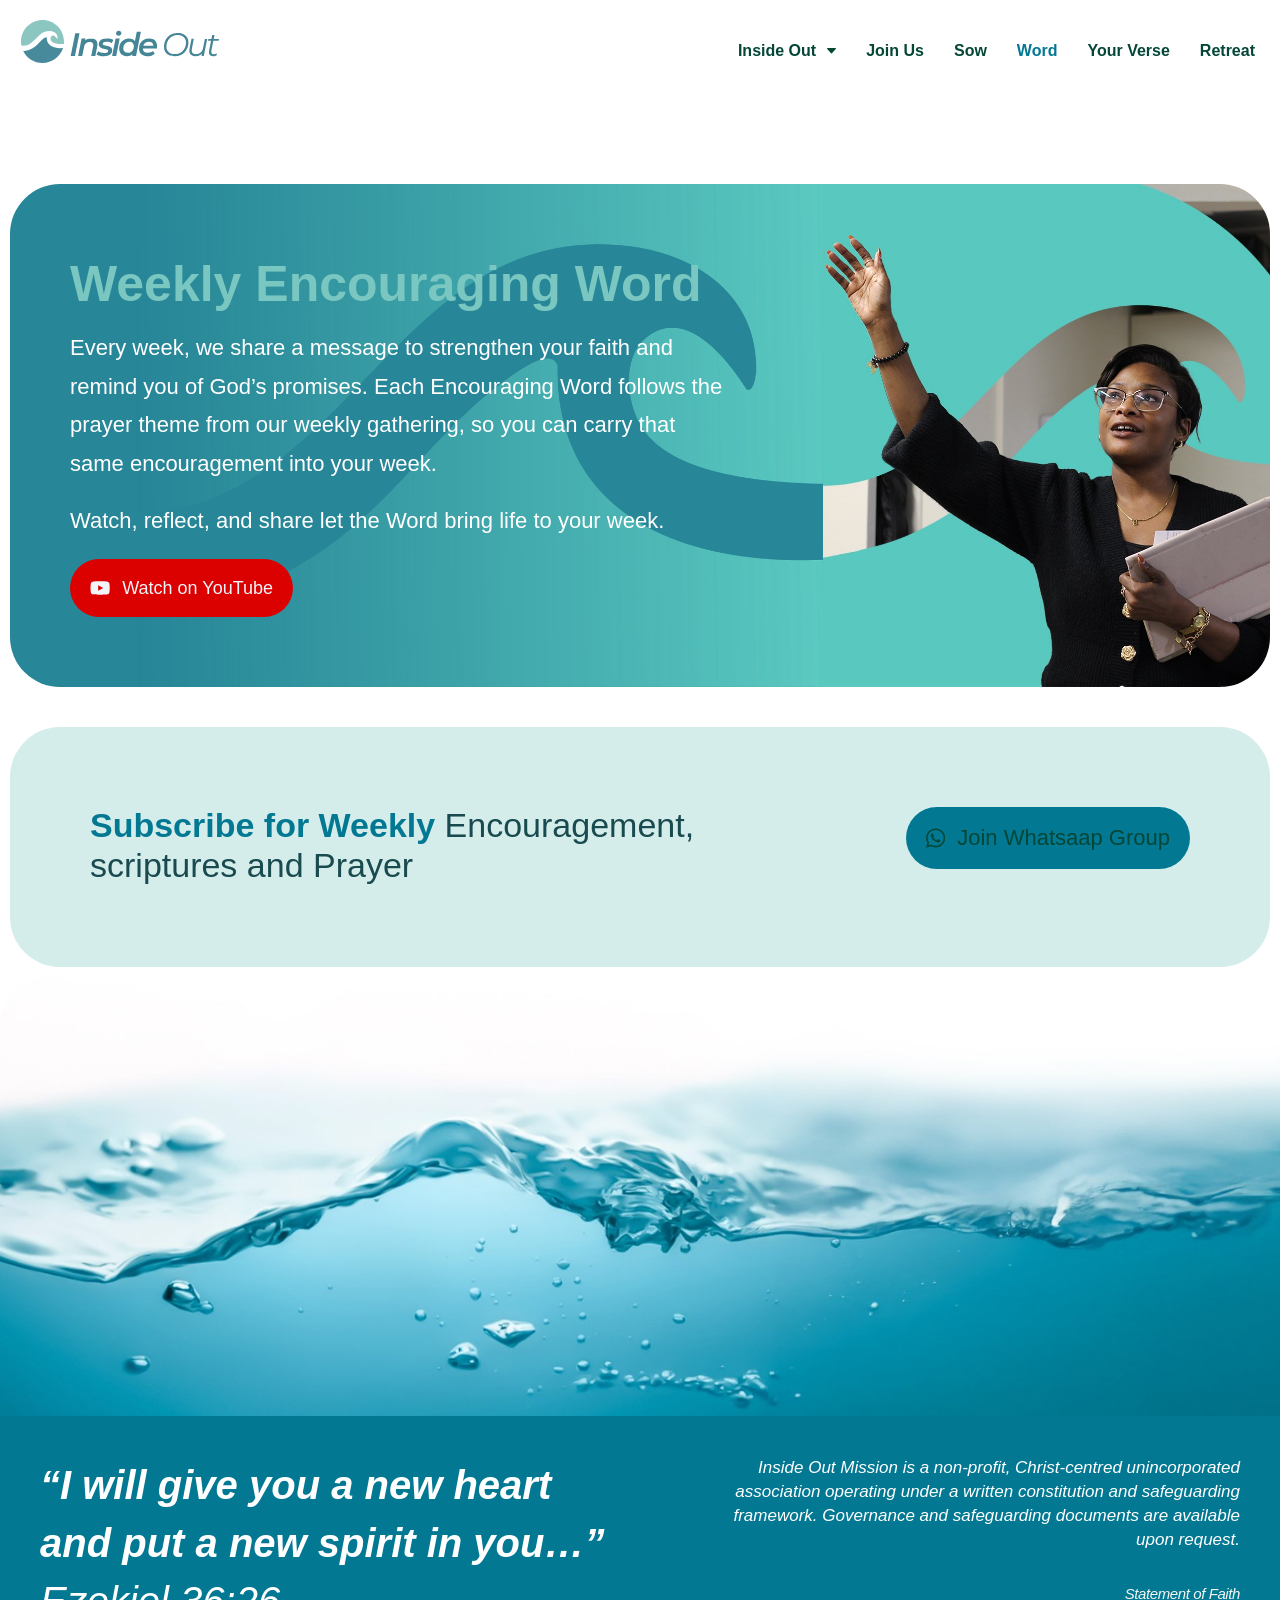
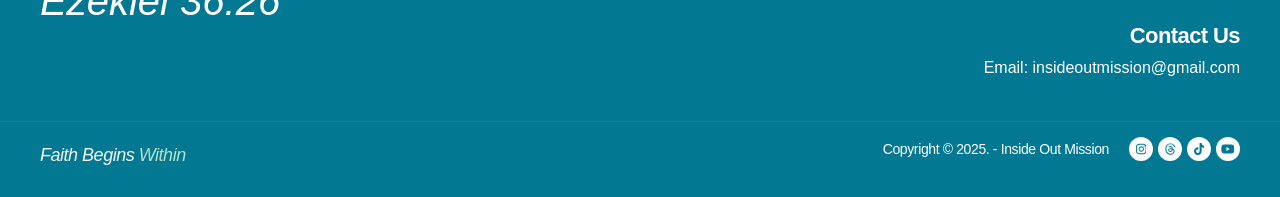
<file: word.html>
<!DOCTYPE html>
<html lang="en">
<head>
  <meta charset="utf-8">
  <meta name="viewport" content="width=device-width, initial-scale=1">
  <title>Word – Inside Out</title>
  <meta name="description" content="The Weekly Encouraging Word from Inside Out Mission: a message to strengthen your faith and remind you of God’s promises.">
  <meta name="theme-color" content="#027893">
  <meta property="og:type" content="website">
  <meta property="og:site_name" content="Inside Out Mission">
  <meta property="og:title" content="Word – Inside Out">
  <meta property="og:description" content="The Weekly Encouraging Word from Inside Out Mission: a message to strengthen your faith and remind you of God’s promises.">
  <link rel="icon" type="image/png" href="assets/images/favicon.png">
  <link rel="apple-touch-icon" href="assets/images/favicon.png">
  <link rel="preload" as="image" href="assets/images/word-photo.jpg">
  <link rel="stylesheet" href="css/style.css">
  <script>document.documentElement.classList.add('js');setTimeout(function(){if(!window.IOM)document.documentElement.classList.remove('js')},2500);</script>
  <script src="js/main.js" defer></script>
</head>
<body>
<svg xmlns="http://www.w3.org/2000/svg" style="display:none" aria-hidden="true"><symbol id="i-bars" viewBox="0 0 448 512"><path d="M16 132h416c8.837 0 16-7.163 16-16V76c0-8.837-7.163-16-16-16H16C7.163 60 0 67.163 0 76v40c0 8.837 7.163 16 16 16zm0 160h416c8.837 0 16-7.163 16-16v-40c0-8.837-7.163-16-16-16H16c-8.837 0-16 7.163-16 16v40c0 8.837 7.163 16 16 16zm0 160h416c8.837 0 16-7.163 16-16v-40c0-8.837-7.163-16-16-16H16c-8.837 0-16 7.163-16 16v40c0 8.837 7.163 16 16 16z"/></symbol><symbol id="i-instagram" viewBox="0 0 448 512"><path d="M224.1 141c-63.6 0-114.9 51.3-114.9 114.9s51.3 114.9 114.9 114.9S339 319.5 339 255.9 287.7 141 224.1 141zm0 189.6c-41.1 0-74.7-33.5-74.7-74.7s33.5-74.7 74.7-74.7 74.7 33.5 74.7 74.7-33.6 74.7-74.7 74.7zm146.4-194.3c0 14.9-12 26.8-26.8 26.8-14.9 0-26.8-12-26.8-26.8s12-26.8 26.8-26.8 26.8 12 26.8 26.8zm76.1 27.2c-1.7-35.9-9.9-67.7-36.2-93.9-26.2-26.2-58-34.4-93.9-36.2-37-2.1-147.9-2.1-184.9 0-35.8 1.7-67.6 9.9-93.9 36.1s-34.4 58-36.2 93.9c-2.1 37-2.1 147.9 0 184.9 1.7 35.9 9.9 67.7 36.2 93.9s58 34.4 93.9 36.2c37 2.1 147.9 2.1 184.9 0 35.9-1.7 67.7-9.9 93.9-36.2 26.2-26.2 34.4-58 36.2-93.9 2.1-37 2.1-147.8 0-184.8zM398.8 388c-7.8 19.6-22.9 34.7-42.6 42.6-29.5 11.7-99.5 9-132.1 9s-102.7 2.6-132.1-9c-19.6-7.8-34.7-22.9-42.6-42.6-11.7-29.5-9-99.5-9-132.1s-2.6-102.7 9-132.1c7.8-19.6 22.9-34.7 42.6-42.6 29.5-11.7 99.5-9 132.1-9s102.7-2.6 132.1 9c19.6 7.8 34.7 22.9 42.6 42.6 11.7 29.5 9 99.5 9 132.1s2.7 102.7-9 132.1z"/></symbol><symbol id="i-threads" viewBox="0 0 448 512"><path d="M331.5 235.7c2.2 .9 4.2 1.9 6.3 2.8c29.2 14.1 50.6 35.2 61.8 61.4c15.7 36.5 17.2 95.8-30.3 143.2c-36.2 36.2-80.3 52.5-142.6 53h-.3c-70.2-.5-124.1-24.1-160.4-70.2c-32.3-41-48.9-98.1-49.5-169.6V256v-.2C17 184.3 33.6 127.2 65.9 86.2C102.2 40.1 156.2 16.5 226.4 16h.3c70.3 .5 124.9 24 162.3 69.9c18.4 22.7 32 50 40.6 81.7l-40.4 10.8c-7.1-25.8-17.8-47.8-32.2-65.4c-29.2-35.8-73-54.2-130.5-54.6c-57 .5-100.1 18.8-128.2 54.4C72.1 146.1 58.5 194.3 58 256c.5 61.7 14.1 109.9 40.3 143.3c28 35.6 71.2 53.9 128.2 54.4c51.4-.4 85.4-12.6 113.7-40.9c32.3-32.2 31.7-71.8 21.4-95.9c-6.1-14.2-17.1-26-31.9-34.9c-3.7 26.9-11.8 48.3-24.7 64.8c-17.1 21.8-41.4 33.6-72.7 35.3c-23.6 1.3-46.3-4.4-63.9-16c-20.8-13.8-33-34.8-34.3-59.3c-2.5-48.3 35.7-83 95.2-86.4c21.1-1.2 40.9-.3 59.2 2.8c-2.4-14.8-7.3-26.6-14.6-35.2c-10-11.7-25.6-17.7-46.2-17.8H227c-16.6 0-39 4.6-53.3 26.3l-34.4-23.6c19.2-29.1 50.3-45.1 87.8-45.1h.8c62.6 .4 99.9 39.5 103.7 107.7l-.2 .2zm-156 68.8c1.3 25.1 28.4 36.8 54.6 35.3c25.6-1.4 54.6-11.4 59.5-73.2c-13.2-2.9-27.8-4.4-43.4-4.4c-4.8 0-9.6 .1-14.4 .4c-42.9 2.4-57.2 23.2-56.2 41.8l-.1 .1z"/></symbol><symbol id="i-tiktok" viewBox="0 0 448 512"><path d="M448,209.91a210.06,210.06,0,0,1-122.77-39.25V349.38A162.55,162.55,0,1,1,185,188.31V278.2a74.62,74.62,0,1,0,52.23,71.18V0l88,0a121.18,121.18,0,0,0,1.86,22.17h0A122.18,122.18,0,0,0,381,102.39a121.43,121.43,0,0,0,67,20.14Z"/></symbol><symbol id="i-times" viewBox="0 0 352 512"><path d="M242.72 256l100.07-100.07c12.28-12.28 12.28-32.19 0-44.48l-22.24-22.24c-12.28-12.28-32.19-12.28-44.48 0L176 189.28 75.93 89.21c-12.28-12.28-32.19-12.28-44.48 0L9.21 111.45c-12.28 12.28-12.28 32.19 0 44.48L109.28 256 9.21 356.07c-12.28 12.28-12.28 32.19 0 44.48l22.24 22.24c12.28 12.28 32.2 12.28 44.48 0L176 322.72l100.07 100.07c12.28 12.28 32.2 12.28 44.48 0l22.24-22.24c12.28-12.28 12.28-32.19 0-44.48L242.72 256z"/></symbol><symbol id="i-whatsapp" viewBox="0 0 448 512"><path d="M380.9 97.1C339 55.1 283.2 32 223.9 32c-122.4 0-222 99.6-222 222 0 39.1 10.2 77.3 29.6 111L0 480l117.7-30.9c32.4 17.7 68.9 27 106.1 27h.1c122.3 0 224.1-99.6 224.1-222 0-59.3-25.2-115-67.1-157zm-157 341.6c-33.2 0-65.7-8.9-94-25.7l-6.7-4-69.8 18.3L72 359.2l-4.4-7c-18.5-29.4-28.2-63.3-28.2-98.2 0-101.7 82.8-184.5 184.6-184.5 49.3 0 95.6 19.2 130.4 54.1 34.8 34.9 56.2 81.2 56.1 130.5 0 101.8-84.9 184.6-186.6 184.6zm101.2-138.2c-5.5-2.8-32.8-16.2-37.9-18-5.1-1.9-8.8-2.8-12.5 2.8-3.7 5.6-14.3 18-17.6 21.8-3.2 3.7-6.5 4.2-12 1.4-32.6-16.3-54-29.1-75.5-66-5.7-9.8 5.7-9.1 16.3-30.3 1.8-3.7.9-6.9-.5-9.7-1.4-2.8-12.5-30.1-17.1-41.2-4.5-10.8-9.1-9.3-12.5-9.5-3.2-.2-6.9-.2-10.6-.2-3.7 0-9.7 1.4-14.8 6.9-5.1 5.6-19.4 19-19.4 46.3 0 27.3 19.9 53.7 22.6 57.4 2.8 3.7 39.1 59.7 94.8 83.8 35.2 15.2 49 16.5 66.6 13.9 10.7-1.6 32.8-13.4 37.4-26.4 4.6-13 4.6-24.1 3.2-26.4-1.3-2.5-5-3.9-10.5-6.6z"/></symbol><symbol id="i-youtube" viewBox="0 0 576 512"><path d="M549.655 124.083c-6.281-23.65-24.787-42.276-48.284-48.597C458.781 64 288 64 288 64S117.22 64 74.629 75.486c-23.497 6.322-42.003 24.947-48.284 48.597-11.412 42.867-11.412 132.305-11.412 132.305s0 89.438 11.412 132.305c6.281 23.65 24.787 41.5 48.284 47.821C117.22 448 288 448 288 448s170.78 0 213.371-11.486c23.497-6.321 42.003-24.171 48.284-47.821 11.412-42.867 11.412-132.305 11.412-132.305s0-89.438-11.412-132.305zm-317.51 213.508V175.185l142.739 81.205-142.739 81.201z"/></symbol></svg>
<a class="skip-link" href="#main">Skip to content</a>
<header class="site-header">
  <div class="container header-inner">
    <a class="site-logo" href="index.html" aria-label="Inside Out — home">
      <img src="assets/images/logo.svg" width="200" height="43" alt="Inside Out">
    </a>
    <nav class="main-nav" aria-label="Main navigation">
      <button class="nav-toggle" type="button" aria-expanded="false" aria-controls="primary-menu" aria-label="Open menu">
        <svg class="icon icon-open" viewBox="0 0 448 512" aria-hidden="true" focusable="false"><use href="#i-bars"/></svg><svg class="icon icon-close" viewBox="0 0 352 512" aria-hidden="true" focusable="false"><use href="#i-times"/></svg>
      </button>
      <ul class="menu" id="primary-menu">
        <li class="has-sub">
          <a class="menu-link" href="#" aria-haspopup="true" aria-expanded="false">Inside Out <svg class="menu-caret" viewBox="0 0 9 6" aria-hidden="true" focusable="false"><path d="M.6 0h7.8c.5 0 .8.6.4 1L4.9 5.3c-.2.3-.6.3-.8 0L.2 1C-.2.6.1 0 .6 0z"/></svg></a>
          <button class="sub-toggle" type="button" aria-expanded="false" aria-label="Show Inside Out sub-menu"><svg class="menu-caret" viewBox="0 0 9 6" aria-hidden="true" focusable="false"><path d="M.6 0h7.8c.5 0 .8.6.4 1L4.9 5.3c-.2.3-.6.3-.8 0L.2 1C-.2.6.1 0 .6 0z"/></svg></button>
          <ul class="sub-menu"><li><a href="index.html#about">About Inside Out</a></li><li><a href="index.html#we-do">What We Do</a></li><li><a href="index.html#we-do-it">Why We Do It</a></li><li><a href="index.html#simple-prayer">A Simple Prayer</a></li><li><a href="index.html#our-calling">Our Calling</a></li></ul>
        </li>
        <li><a class="menu-link" href="index.html#join-us">Join Us</a></li>
        <li><a class="menu-link" href="sow.html">Sow</a></li>
        <li><a class="menu-link is-active" aria-current="page" href="word.html">Word</a></li>
        <li><a class="menu-link" href="yourverse.html">Your Verse</a></li>
        <li><a class="menu-link" href="retreat.html">Retreat</a></li>
      </ul>
    </nav>
  </div>
</header>
<main id="main">
<section class="banner word-banner section">
  <div class="container">
    <div class="banner-text" data-reveal>
      <h1 class="h-xl">Weekly Encouraging Word</h1>
      <p>Every week, we share a message to strengthen your faith and remind you of God’s promises. Each Encouraging Word follows the prayer theme from our weekly gathering, so you can carry that same encouragement into your week.</p>
      <p class="word-watch">Watch, reflect, and share let the Word bring life to your week.</p>
      <a class="btn btn--youtube btn--pill" href="https://www.youtube.com/playlist?list=PLNzgH96Sf2fk3vxcu8LnfrhGQgw9YHjIJ&amp;si=GmwLf_vS9xUan8En" target="_blank" rel="noopener"><svg class="icon" viewBox="0 0 576 512" aria-hidden="true" focusable="false"><use href="#i-youtube"/></svg>Watch on YouTube</a>
    </div>
    <div class="banner-photo" role="img" aria-label="An Inside Out speaker raising her hand in worship" data-reveal></div>
  </div>
</section>

<section class="word-subscribe section" id="subscribe">
  <div class="container">
    <div class="subscribe-card" data-reveal>
      <p><strong>Subscribe for Weekly</strong> Encouragement, scriptures and Prayer</p>
      <a class="btn btn--whatsapp btn--pill" href="https://chat.whatsapp.com/LtXS76xxQE9GIeTAxLa0Ns" target="_blank" rel="noopener"><svg class="icon" viewBox="0 0 448 512" aria-hidden="true" focusable="false"><use href="#i-whatsapp"/></svg>Join Whatsaap Group</a>
    </div>
  </div>
</section>
</main>
<footer class="site-footer">
  <div class="footer-water" aria-hidden="true"></div>
  <div class="footer-main">
    <div class="container">
      <div class="footer-col">
        <p class="footer-verse"><strong>“I will give you a new heart and put a new spirit in you…”</strong><br>Ezekiel 36:26</p>
      </div>
      <div class="footer-col footer-col--right">
        <p class="footer-legal">Inside Out Mission is a non-profit, Christ-centred unincorporated association operating under a written constitution and safeguarding framework. Governance and safeguarding documents are available upon request.</p>
        <a class="footer-faith" href="#">Statement of Faith</a>
        <h2 class="footer-contact-title">Contact Us</h2>
        <p class="footer-email">Email: <a href="mailto:insideoutmission@gmail.com">insideoutmission@gmail.com</a></p>
      </div>
    </div>
  </div>
  <div class="footer-bottom">
    <div class="container">
      <p class="footer-tagline">Faith Begins <span>Within</span></p>
      <div class="footer-meta">
        <p class="copyright">Copyright © 2025. - Inside Out Mission</p>
        <ul class="socials"><li><a href="https://www.instagram.com/insideout_mission?igsh=MTAwc283MXFjdnY0bw%3D%3D&amp;utm_source=qr" target="_blank" rel="noopener" aria-label="Instagram"><svg class="icon" viewBox="0 0 448 512" aria-hidden="true" focusable="false"><use href="#i-instagram"/></svg></a></li><li><a href="https://www.threads.com/@insideout_mission?igshid=NTc4MTIwNjQ2YQ==" target="_blank" rel="noopener" aria-label="Threads"><svg class="icon" viewBox="0 0 448 512" aria-hidden="true" focusable="false"><use href="#i-threads"/></svg></a></li><li><a href="https://www.tiktok.com/@inside.out086" target="_blank" rel="noopener" aria-label="TikTok"><svg class="icon" viewBox="0 0 448 512" aria-hidden="true" focusable="false"><use href="#i-tiktok"/></svg></a></li><li><a href="https://youtube.com/@insideoutmission?si=STzgcWd8_qZB-hEO" target="_blank" rel="noopener" aria-label="YouTube"><svg class="icon" viewBox="0 0 576 512" aria-hidden="true" focusable="false"><use href="#i-youtube"/></svg></a></li></ul>
      </div>
    </div>
  </div>
</footer>
</body>
</html>
</file>
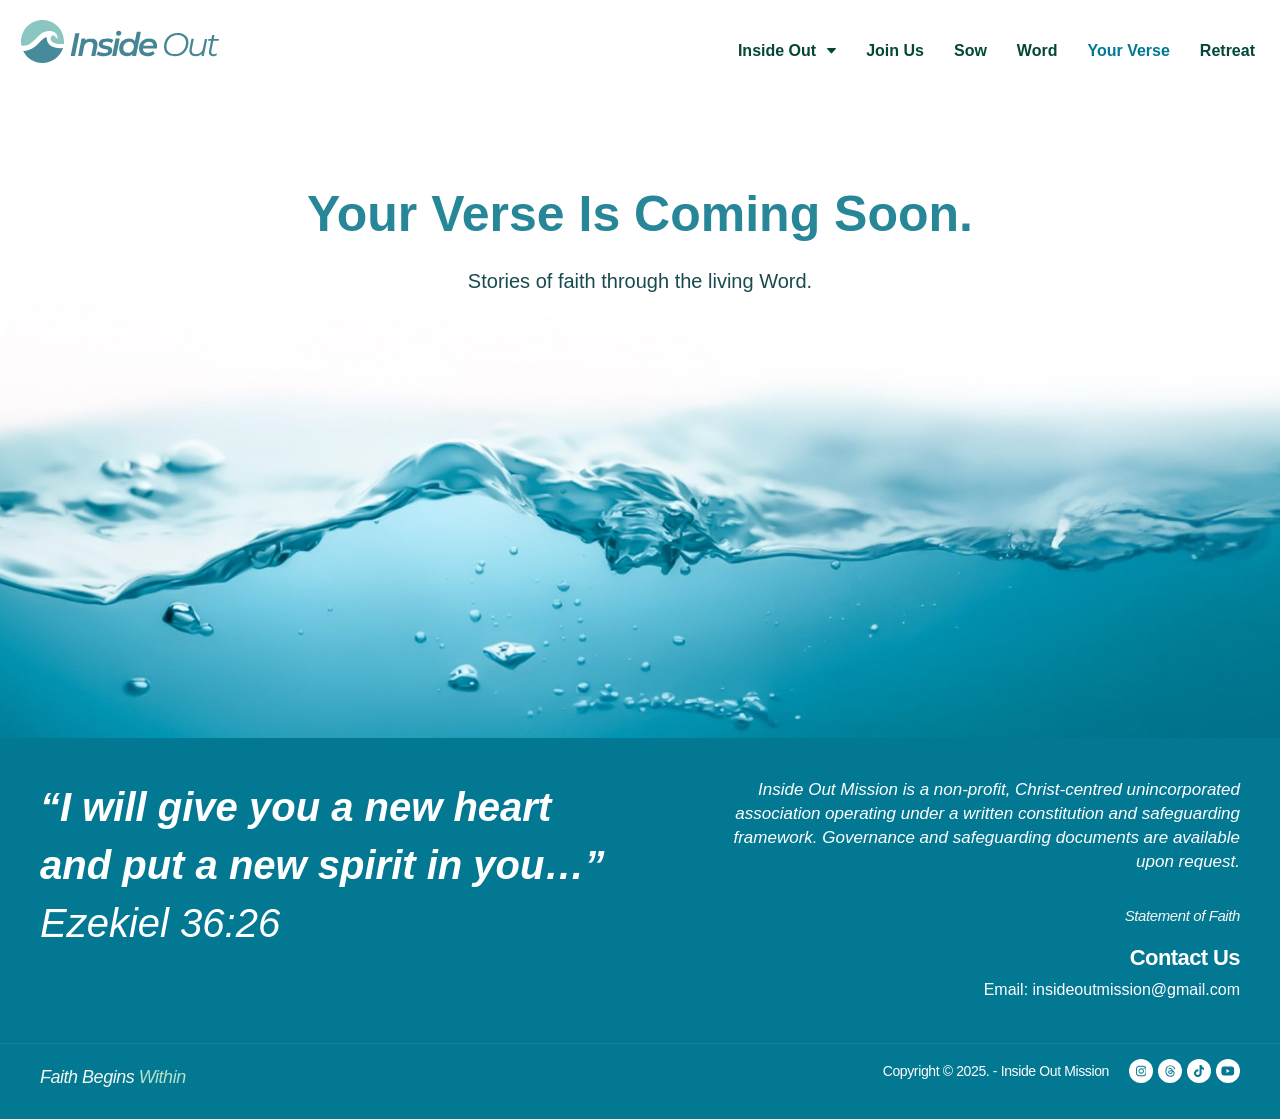
<file: yourverse.html>
<!DOCTYPE html>
<html lang="en">
<head>
  <meta charset="utf-8">
  <meta name="viewport" content="width=device-width, initial-scale=1">
  <title>Your Verse – Inside Out</title>
  <meta name="description" content="Your Verse is coming soon: stories of faith through the living Word, by Inside Out Mission.">
  <meta name="theme-color" content="#027893">
  <meta property="og:type" content="website">
  <meta property="og:site_name" content="Inside Out Mission">
  <meta property="og:title" content="Your Verse – Inside Out">
  <meta property="og:description" content="Your Verse is coming soon: stories of faith through the living Word, by Inside Out Mission.">
  <link rel="icon" type="image/png" href="assets/images/favicon.png">
  <link rel="apple-touch-icon" href="assets/images/favicon.png">
  <link rel="stylesheet" href="css/style.css">
  <script>document.documentElement.classList.add('js');setTimeout(function(){if(!window.IOM)document.documentElement.classList.remove('js')},2500);</script>
  <script src="js/main.js" defer></script>
</head>
<body>
<svg xmlns="http://www.w3.org/2000/svg" style="display:none" aria-hidden="true"><symbol id="i-bars" viewBox="0 0 448 512"><path d="M16 132h416c8.837 0 16-7.163 16-16V76c0-8.837-7.163-16-16-16H16C7.163 60 0 67.163 0 76v40c0 8.837 7.163 16 16 16zm0 160h416c8.837 0 16-7.163 16-16v-40c0-8.837-7.163-16-16-16H16c-8.837 0-16 7.163-16 16v40c0 8.837 7.163 16 16 16zm0 160h416c8.837 0 16-7.163 16-16v-40c0-8.837-7.163-16-16-16H16c-8.837 0-16 7.163-16 16v40c0 8.837 7.163 16 16 16z"/></symbol><symbol id="i-instagram" viewBox="0 0 448 512"><path d="M224.1 141c-63.6 0-114.9 51.3-114.9 114.9s51.3 114.9 114.9 114.9S339 319.5 339 255.9 287.7 141 224.1 141zm0 189.6c-41.1 0-74.7-33.5-74.7-74.7s33.5-74.7 74.7-74.7 74.7 33.5 74.7 74.7-33.6 74.7-74.7 74.7zm146.4-194.3c0 14.9-12 26.8-26.8 26.8-14.9 0-26.8-12-26.8-26.8s12-26.8 26.8-26.8 26.8 12 26.8 26.8zm76.1 27.2c-1.7-35.9-9.9-67.7-36.2-93.9-26.2-26.2-58-34.4-93.9-36.2-37-2.1-147.9-2.1-184.9 0-35.8 1.7-67.6 9.9-93.9 36.1s-34.4 58-36.2 93.9c-2.1 37-2.1 147.9 0 184.9 1.7 35.9 9.9 67.7 36.2 93.9s58 34.4 93.9 36.2c37 2.1 147.9 2.1 184.9 0 35.9-1.7 67.7-9.9 93.9-36.2 26.2-26.2 34.4-58 36.2-93.9 2.1-37 2.1-147.8 0-184.8zM398.8 388c-7.8 19.6-22.9 34.7-42.6 42.6-29.5 11.7-99.5 9-132.1 9s-102.7 2.6-132.1-9c-19.6-7.8-34.7-22.9-42.6-42.6-11.7-29.5-9-99.5-9-132.1s-2.6-102.7 9-132.1c7.8-19.6 22.9-34.7 42.6-42.6 29.5-11.7 99.5-9 132.1-9s102.7-2.6 132.1 9c19.6 7.8 34.7 22.9 42.6 42.6 11.7 29.5 9 99.5 9 132.1s2.7 102.7-9 132.1z"/></symbol><symbol id="i-threads" viewBox="0 0 448 512"><path d="M331.5 235.7c2.2 .9 4.2 1.9 6.3 2.8c29.2 14.1 50.6 35.2 61.8 61.4c15.7 36.5 17.2 95.8-30.3 143.2c-36.2 36.2-80.3 52.5-142.6 53h-.3c-70.2-.5-124.1-24.1-160.4-70.2c-32.3-41-48.9-98.1-49.5-169.6V256v-.2C17 184.3 33.6 127.2 65.9 86.2C102.2 40.1 156.2 16.5 226.4 16h.3c70.3 .5 124.9 24 162.3 69.9c18.4 22.7 32 50 40.6 81.7l-40.4 10.8c-7.1-25.8-17.8-47.8-32.2-65.4c-29.2-35.8-73-54.2-130.5-54.6c-57 .5-100.1 18.8-128.2 54.4C72.1 146.1 58.5 194.3 58 256c.5 61.7 14.1 109.9 40.3 143.3c28 35.6 71.2 53.9 128.2 54.4c51.4-.4 85.4-12.6 113.7-40.9c32.3-32.2 31.7-71.8 21.4-95.9c-6.1-14.2-17.1-26-31.9-34.9c-3.7 26.9-11.8 48.3-24.7 64.8c-17.1 21.8-41.4 33.6-72.7 35.3c-23.6 1.3-46.3-4.4-63.9-16c-20.8-13.8-33-34.8-34.3-59.3c-2.5-48.3 35.7-83 95.2-86.4c21.1-1.2 40.9-.3 59.2 2.8c-2.4-14.8-7.3-26.6-14.6-35.2c-10-11.7-25.6-17.7-46.2-17.8H227c-16.6 0-39 4.6-53.3 26.3l-34.4-23.6c19.2-29.1 50.3-45.1 87.8-45.1h.8c62.6 .4 99.9 39.5 103.7 107.7l-.2 .2zm-156 68.8c1.3 25.1 28.4 36.8 54.6 35.3c25.6-1.4 54.6-11.4 59.5-73.2c-13.2-2.9-27.8-4.4-43.4-4.4c-4.8 0-9.6 .1-14.4 .4c-42.9 2.4-57.2 23.2-56.2 41.8l-.1 .1z"/></symbol><symbol id="i-tiktok" viewBox="0 0 448 512"><path d="M448,209.91a210.06,210.06,0,0,1-122.77-39.25V349.38A162.55,162.55,0,1,1,185,188.31V278.2a74.62,74.62,0,1,0,52.23,71.18V0l88,0a121.18,121.18,0,0,0,1.86,22.17h0A122.18,122.18,0,0,0,381,102.39a121.43,121.43,0,0,0,67,20.14Z"/></symbol><symbol id="i-times" viewBox="0 0 352 512"><path d="M242.72 256l100.07-100.07c12.28-12.28 12.28-32.19 0-44.48l-22.24-22.24c-12.28-12.28-32.19-12.28-44.48 0L176 189.28 75.93 89.21c-12.28-12.28-32.19-12.28-44.48 0L9.21 111.45c-12.28 12.28-12.28 32.19 0 44.48L109.28 256 9.21 356.07c-12.28 12.28-12.28 32.19 0 44.48l22.24 22.24c12.28 12.28 32.2 12.28 44.48 0L176 322.72l100.07 100.07c12.28 12.28 32.2 12.28 44.48 0l22.24-22.24c12.28-12.28 12.28-32.19 0-44.48L242.72 256z"/></symbol><symbol id="i-youtube" viewBox="0 0 576 512"><path d="M549.655 124.083c-6.281-23.65-24.787-42.276-48.284-48.597C458.781 64 288 64 288 64S117.22 64 74.629 75.486c-23.497 6.322-42.003 24.947-48.284 48.597-11.412 42.867-11.412 132.305-11.412 132.305s0 89.438 11.412 132.305c6.281 23.65 24.787 41.5 48.284 47.821C117.22 448 288 448 288 448s170.78 0 213.371-11.486c23.497-6.321 42.003-24.171 48.284-47.821 11.412-42.867 11.412-132.305 11.412-132.305s0-89.438-11.412-132.305zm-317.51 213.508V175.185l142.739 81.205-142.739 81.201z"/></symbol></svg>
<a class="skip-link" href="#main">Skip to content</a>
<header class="site-header">
  <div class="container header-inner">
    <a class="site-logo" href="index.html" aria-label="Inside Out — home">
      <img src="assets/images/logo.svg" width="200" height="43" alt="Inside Out">
    </a>
    <nav class="main-nav" aria-label="Main navigation">
      <button class="nav-toggle" type="button" aria-expanded="false" aria-controls="primary-menu" aria-label="Open menu">
        <svg class="icon icon-open" viewBox="0 0 448 512" aria-hidden="true" focusable="false"><use href="#i-bars"/></svg><svg class="icon icon-close" viewBox="0 0 352 512" aria-hidden="true" focusable="false"><use href="#i-times"/></svg>
      </button>
      <ul class="menu" id="primary-menu">
        <li class="has-sub">
          <a class="menu-link" href="#" aria-haspopup="true" aria-expanded="false">Inside Out <svg class="menu-caret" viewBox="0 0 9 6" aria-hidden="true" focusable="false"><path d="M.6 0h7.8c.5 0 .8.6.4 1L4.9 5.3c-.2.3-.6.3-.8 0L.2 1C-.2.6.1 0 .6 0z"/></svg></a>
          <button class="sub-toggle" type="button" aria-expanded="false" aria-label="Show Inside Out sub-menu"><svg class="menu-caret" viewBox="0 0 9 6" aria-hidden="true" focusable="false"><path d="M.6 0h7.8c.5 0 .8.6.4 1L4.9 5.3c-.2.3-.6.3-.8 0L.2 1C-.2.6.1 0 .6 0z"/></svg></button>
          <ul class="sub-menu"><li><a href="index.html#about">About Inside Out</a></li><li><a href="index.html#we-do">What We Do</a></li><li><a href="index.html#we-do-it">Why We Do It</a></li><li><a href="index.html#simple-prayer">A Simple Prayer</a></li><li><a href="index.html#our-calling">Our Calling</a></li></ul>
        </li>
        <li><a class="menu-link" href="index.html#join-us">Join Us</a></li>
        <li><a class="menu-link" href="sow.html">Sow</a></li>
        <li><a class="menu-link" href="word.html">Word</a></li>
        <li><a class="menu-link is-active" aria-current="page" href="yourverse.html">Your Verse</a></li>
        <li><a class="menu-link" href="retreat.html">Retreat</a></li>
      </ul>
    </nav>
  </div>
</header>
<main id="main">
<section class="coming-soon section">
  <div class="container" data-reveal>
    <h1 class="h-xl">Your Verse is coming soon.</h1>
    <p>Stories of faith through the living Word.</p>
  </div>
</section>
</main>
<footer class="site-footer">
  <div class="footer-water" aria-hidden="true"></div>
  <div class="footer-main">
    <div class="container">
      <div class="footer-col">
        <p class="footer-verse"><strong>“I will give you a new heart and put a new spirit in you…”</strong><br>Ezekiel 36:26</p>
      </div>
      <div class="footer-col footer-col--right">
        <p class="footer-legal">Inside Out Mission is a non-profit, Christ-centred unincorporated association operating under a written constitution and safeguarding framework. Governance and safeguarding documents are available upon request.</p>
        <a class="footer-faith" href="#">Statement of Faith</a>
        <h2 class="footer-contact-title">Contact Us</h2>
        <p class="footer-email">Email: <a href="mailto:insideoutmission@gmail.com">insideoutmission@gmail.com</a></p>
      </div>
    </div>
  </div>
  <div class="footer-bottom">
    <div class="container">
      <p class="footer-tagline">Faith Begins <span>Within</span></p>
      <div class="footer-meta">
        <p class="copyright">Copyright © 2025. - Inside Out Mission</p>
        <ul class="socials"><li><a href="https://www.instagram.com/insideout_mission?igsh=MTAwc283MXFjdnY0bw%3D%3D&amp;utm_source=qr" target="_blank" rel="noopener" aria-label="Instagram"><svg class="icon" viewBox="0 0 448 512" aria-hidden="true" focusable="false"><use href="#i-instagram"/></svg></a></li><li><a href="https://www.threads.com/@insideout_mission?igshid=NTc4MTIwNjQ2YQ==" target="_blank" rel="noopener" aria-label="Threads"><svg class="icon" viewBox="0 0 448 512" aria-hidden="true" focusable="false"><use href="#i-threads"/></svg></a></li><li><a href="https://www.tiktok.com/@inside.out086" target="_blank" rel="noopener" aria-label="TikTok"><svg class="icon" viewBox="0 0 448 512" aria-hidden="true" focusable="false"><use href="#i-tiktok"/></svg></a></li><li><a href="https://youtube.com/@insideoutmission?si=STzgcWd8_qZB-hEO" target="_blank" rel="noopener" aria-label="YouTube"><svg class="icon" viewBox="0 0 576 512" aria-hidden="true" focusable="false"><use href="#i-youtube"/></svg></a></li></ul>
      </div>
    </div>
  </div>
</footer>
</body>
</html>
</file>
<file: css/style.css>
/* ==========================================================================
   Inside Out Mission — Faith Begins Within
   Feuille de style principale
   Desktop de référence : 1792px (conteneur 1350px)
   Breakpoints : 1024px (tablette) · 767px (mobile)
   ========================================================================== */

/* -------------------------------------------------------------------------
   1. Variables
   ------------------------------------------------------------------------- */
:root {
  --c-primary: #027893;
  --c-secondary: #8fc9c4;
  --c-teal: #278697;
  --c-teal-2: #298b9d;
  --c-aqua: #79c7c0;
  --c-aqua-2: #66c0b8;
  --c-mint: #bce0cb;
  --c-mint-2: #b2e2c9;
  --c-text: #194a4f;
  --c-nav: #044737;
  --c-accent: #f2f4f8;
  --c-light: #fbfbfb;
  --c-cream: #f4f7f2;
  --c-ink: #131211;
  --c-icon-dark: #0f363f;
  --c-youtube: #db0101;
  --c-support: #1a6a17;

  --ff: Helvetica, "Helvetica Neue", Arial, "Liberation Sans", sans-serif;
  --container: 1350px;
  --container-sm: 1240px;
  --radius: 50px;
  --ls-tight: -0.027em;
}

/* -------------------------------------------------------------------------
   2. Reset & base
   ------------------------------------------------------------------------- */
*,
*::before,
*::after { box-sizing: border-box; }

html {
  -webkit-text-size-adjust: 100%;
  text-size-adjust: 100%;
  scroll-behavior: smooth;
}

body {
  margin: 0;
  font-family: var(--ff);
  font-size: 22px;
  font-weight: 400;
  line-height: 1.75;
  color: var(--c-text);
  background: #fff;
  overflow-x: hidden;
}

img,
svg { display: block; max-width: 100%; }
img { height: auto; }

h1, h2, h3, h4, h5, h6, p, ul, ol, figure, blockquote { margin: 0; }
ul, ol { padding: 0; }

a { color: inherit; text-decoration: none; }
a:focus-visible,
button:focus-visible { outline: 2px solid var(--c-primary); outline-offset: 3px; }

b, strong { font-weight: 600; }

button { font: inherit; cursor: pointer; }

.sr-only {
  position: absolute !important;
  width: 1px; height: 1px;
  padding: 0; margin: -1px;
  overflow: hidden; clip: rect(0, 0, 0, 0);
  white-space: nowrap; border: 0;
}

.skip-link {
  position: absolute;
  left: 10px; top: -60px;
  z-index: 1000;
  padding: 10px 18px;
  border-radius: 50px;
  background: var(--c-primary);
  color: #fff;
  font-size: 15px;
  font-weight: 700;
  transition: top .2s;
}
.skip-link:focus { top: 10px; }

[id] { scroll-margin-top: 20px; }

/* Icônes (sprite SVG inline) */
.icon { width: auto; height: 1em; fill: currentColor; flex: none; }

/* -------------------------------------------------------------------------
   3. Layout helpers
   ------------------------------------------------------------------------- */
.section { padding-left: 10px; padding-right: 10px; }
.container { width: 100%; max-width: var(--container); margin: 0 auto; }
.container--sm { max-width: var(--container-sm); }

.card { border-radius: var(--radius); padding: 100px 80px; }

.h-xl {
  font-size: 50px;
  font-weight: 700;
  line-height: 60px;
  text-transform: capitalize;
}

/* -------------------------------------------------------------------------
   4. Boutons
   ------------------------------------------------------------------------- */
.btn {
  display: inline-flex;
  align-items: center;
  justify-content: center;
  gap: 12px;
  font-size: 15px;
  font-weight: 700;
  line-height: 1;
  text-align: center;
  white-space: nowrap;
  border: 0;
  transition: background-color .3s, color .3s, transform .3s, box-shadow .3s;
}
.btn:hover { transform: translateY(-2px); }
.btn .icon { height: 1em; }

.btn--pill { border-radius: 50px; }
.btn--sm { padding: 12px 24px; }

.btn--white { background: #fff; color: var(--c-primary); }
.btn--white:hover { background: var(--c-accent); }

.btn--support { background: #fff; color: var(--c-support); }
.btn--support:hover { background: var(--c-accent); }

.btn--primary { background: var(--c-primary); color: #fff; }
.btn--primary:hover { background: var(--c-teal); }

.btn--sow {
  padding: 19px;
  background: var(--c-secondary);
  color: var(--c-primary);
}
.btn--sow:hover { background: var(--c-aqua); }

.btn--youtube {
  padding: 20px;
  font-size: 18px;
  font-weight: 500;
  background: var(--c-youtube);
  color: var(--c-accent);
}
.btn--youtube .icon { height: 18px; }
.btn--youtube:hover { background: #b80000; }

.btn--whatsapp {
  padding: 20px;
  font-size: 22px;
  font-weight: 500;
  background: var(--c-primary);
  color: var(--c-nav);
}
.btn--whatsapp .icon { height: 22px; }
.btn--whatsapp:hover { background: var(--c-teal); color: #fff; }

/* -------------------------------------------------------------------------
   5. Header & navigation
   ------------------------------------------------------------------------- */
.site-header {
  position: relative;
  z-index: 100;
  padding: 0 10px;
  background: #fff;
}

.header-inner {
  display: flex;
  justify-content: space-between;
  align-items: flex-start;
  height: 84px;
  padding: 10px 0;
}

.site-logo { display: block; flex: none; width: 270px; padding: 10px; }
.site-logo img { width: 200px; height: 43px; }

.main-nav { padding-top: 18px; }

.menu { display: flex; list-style: none; }
.menu > li { position: relative; }

.menu-link {
  display: flex;
  align-items: center;
  padding: 13px 15px;
  font-size: 16px;
  font-weight: 600;
  line-height: 20px;
  color: var(--c-nav);
  transition: color .3s;
}
.menu-link:hover,
.menu-link:focus-visible,
.menu-link.is-active,
.has-sub:hover > .menu-link,
.has-sub:focus-within > .menu-link { color: var(--c-primary); }

.menu-caret {
  width: 9px;
  height: 6px;
  margin-left: 11px;
  fill: currentColor;
  transition: transform .3s;
}

.sub-toggle { display: none; }

.sub-menu {
  position: absolute;
  top: 100%;
  left: 0;
  z-index: 20;
  min-width: 167px;
  list-style: none;
  background: var(--c-primary);
  border-radius: 10px;
  opacity: 0;
  visibility: hidden;
  transform: translateY(6px);
  transition: opacity .2s, transform .2s, visibility .2s;
}
.has-sub:hover > .sub-menu,
.has-sub:focus-within > .sub-menu,
.has-sub.is-open > .sub-menu { opacity: 1; visibility: visible; transform: none; }

.sub-menu a {
  display: block;
  padding: 13px 20px 13px 28px;
  font-size: 16px;
  line-height: 20px;
  white-space: nowrap;
  color: var(--c-accent);
  transition: background-color .3s;
}
.sub-menu a:hover,
.sub-menu a:focus-visible { background: var(--c-secondary); outline: none; }
.sub-menu li:first-child a { border-radius: 10px 10px 0 0; }
.sub-menu li:last-child a { border-radius: 0 0 10px 10px; }

.nav-toggle {
  display: none;
  align-items: center;
  justify-content: center;
  width: 44px;
  height: 44px;
  margin: 10px 0 0;
  padding: 0;
  border: 0;
  background: none;
  color: var(--c-primary);
}
.nav-toggle .icon { height: 30px; }
.nav-toggle .icon-close { display: none; }
.nav-open .nav-toggle .icon-open { display: none; }
.nav-open .nav-toggle .icon-close { display: block; }

/* -------------------------------------------------------------------------
   6. Footer (commun)
   ------------------------------------------------------------------------- */
.footer-water {
  height: 439px;
  border-radius: 50px 50px 0 0;
  background: #fff url("../assets/images/water.jpg") no-repeat center -10px / 104.6% auto;
}

.footer-main { padding: 0 30px; background: var(--c-primary); color: #fff; }
.footer-main .container { display: flex; padding: 30px 0; }
.footer-col { flex: 1 1 0; padding: 10px; }

.footer-verse {
  font-size: 40px;
  font-style: italic;
  line-height: 58px;
}

.footer-col--right {
  display: flex;
  flex-direction: column;
  align-items: flex-end;
  text-align: right;
}

.footer-legal {
  max-width: 524px;
  font-size: 17px;
  font-style: italic;
  line-height: 24px;
}

.footer-faith {
  margin-top: 33px;
  font-size: 15px;
  font-style: italic;
  font-weight: 500;
  line-height: 18px;
  letter-spacing: var(--ls-tight);
  color: var(--c-cream);
}
.footer-faith:hover { text-decoration: underline; }

.footer-contact-title {
  margin-top: 20px;
  font-size: 22px;
  font-weight: 800;
  line-height: 26.4px;
  letter-spacing: var(--ls-tight);
}

.footer-email { margin-top: 6px; font-size: 16px; line-height: 25.6px; }
.footer-email a:hover { text-decoration: underline; }

.footer-bottom {
  padding: 0 30px;
  border-top: 1px solid rgba(235, 254, 246, .08);
  background: var(--c-primary);
  color: #fff;
}
.footer-bottom .container {
  display: flex;
  align-items: center;
  justify-content: space-between;
  padding-bottom: 20px;
}

.footer-tagline {
  padding: 23px 10px 10px;
  font-size: 18px;
  font-style: italic;
  font-weight: 500;
  line-height: 21.6px;
  letter-spacing: var(--ls-tight);
  color: var(--c-cream);
}
.footer-tagline span { color: var(--c-mint-2); }

.footer-meta { display: flex; align-items: center; gap: 20px; padding: 10px; }

.copyright {
  font-size: 14px;
  line-height: 16.8px;
  letter-spacing: var(--ls-tight);
}

.socials { display: flex; gap: 5px; list-style: none; }
.socials a {
  display: flex;
  align-items: center;
  justify-content: center;
  width: 24px;
  height: 24px;
  border-radius: 50%;
  background: #fff;
  color: var(--c-primary);
  transition: transform .3s, background-color .3s;
}
.socials a:hover { transform: translateY(-2px); background: var(--c-mint); }
.socials .icon { height: 12px; }

/* -------------------------------------------------------------------------
   7. Accueil (index.html)
   ------------------------------------------------------------------------- */
/* 7.1 Titre */
.home-title { min-height: 236px; padding: 64px 40px 72px; }
.home-title h1 {
  font-size: 60px;
  font-weight: 700;
  line-height: 100px;
  text-align: center;
  text-transform: capitalize;
  color: var(--c-teal);
}

/* 7.2 Bandeau "Welcome" / "Weekly Encouraging Word" */
.banner .container { display: flex; padding: 10px 0; }

.banner-text {
  display: flex;
  flex-direction: column;
  flex: 0 0 68.69%;
  min-width: 0;
  padding: 80px;
  border-radius: 50px 0 0 50px;
  background: var(--c-teal) url("../assets/images/banner-wave.png") no-repeat right center / contain;
  color: #fff;
}
.banner-text h1,
.banner-text h2 { color: var(--c-aqua); }
.banner-text p { max-width: 714px; margin-top: 13px; }

.banner-photo {
  flex: 1 1 0;
  min-width: 0;
  border-radius: 0 50px 50px 0;
  background: var(--c-teal) url("../assets/images/welcome-photo.jpg") no-repeat center / cover;
}

/* 7.3 About */
.about { padding-top: 20px; }
.about .container { padding: 10px 0; }
.about-card { background: rgba(121, 199, 192, .15); }

.about-head { display: grid; grid-template-columns: 1fr 1fr; gap: 20px; min-height: 74px; }
.about-head h2 { color: var(--c-teal); }
.about-quote {
  font-size: 26px;
  font-style: italic;
  font-weight: 300;
  line-height: 37px;
}

.about-card .about-p { margin-top: 40px; }
.about-card .about-p--tight { margin-top: 20px; }

.icon-row { display: grid; gap: 20px; margin-top: 40px; list-style: none; }
.icon-row--4 { grid-template-columns: 298fr 278fr 278fr 278fr; }
.icon-row--3 { grid-template-columns: 298fr 284fr 568fr; }

.ibox { display: flex; align-items: center; gap: 14px; }
.ibox-icon {
  display: flex;
  align-items: center;
  justify-content: center;
  flex: none;
  width: 60px;
  height: 60px;
  border-radius: 50%;
  background: var(--c-aqua);
  color: #fff;
}
.ibox-icon .icon { height: 30px; }
.ibox-title {
  font-size: 22px;
  font-style: italic;
  font-weight: 500;
  line-height: 1.2;
  letter-spacing: var(--ls-tight);
  text-transform: capitalize;
}

/* 7.4 What We Do */
.what { padding-top: 100px; }
.what .container { display: flex; gap: 40px; }
.what-left { flex: 0 0 calc((100% - 40px) * .49008); min-width: 0; padding-left: 80px; }
.what-right { flex: 1 1 0; min-width: 0; padding-right: 80px; }

.what-left h2 { margin-top: 41px; color: var(--c-teal); }
.what-intro { margin-top: 54px; }

.wbox h3 {
  font-size: 22px;
  font-weight: 800;
  line-height: 1.2;
  letter-spacing: var(--ls-tight);
  text-transform: capitalize;
}
.what-left .wbox { margin-top: 41.5px; }
.wbox--icon { display: flex; align-items: center; gap: 29px; }
.wbox--icon .wbox-text { flex: 1 1 auto; min-width: 0; }
.wbox--icon img { flex: none; width: 82px; height: 82px; }

.what-photo {
  width: 100%;
  margin-top: 41.5px;
  aspect-ratio: 562 / 316;
  object-fit: cover;
  border-radius: 50px;
}

.what-kit { width: 435px; margin: 0 auto; }
.what-right .wbox { margin-top: 20px; }

/* 7.5 Cartes Why / Join / Prayer / Support */
.home-cards { padding-top: 80px; }
.home-cards .container { display: flex; align-items: flex-start; gap: 40px; padding: 10px 0; }
.home-cards .col { display: flex; flex-direction: column; flex: 1 1 0; min-width: 0; }

.card-why { margin-top: 20px; padding-bottom: 120px; background: var(--c-mint); }
.card-why h2,
.card-prayer h2 { color: var(--c-text); }
.card-why p { margin-top: 33px; }

.card-join { margin-top: 40px; background: var(--c-teal-2); color: #fff; }
.card-join h2 { color: var(--c-mint); }
.card-join .join-text { margin-top: 33px; }
.card-join .join-text strong { color: #fff; }

.divider { height: 1px; margin: 41.5px 0 22px; background: #fff; }
.divider--2 { margin: 22px 0 0; }

.info-list { list-style: none; }
.info-list li {
  display: flex;
  align-items: flex-start;
  font-size: 22px;
  font-weight: 500;
  line-height: 1.6;
  color: var(--c-mint);
}
.info-list .info-icon { display: flex; justify-content: center; flex: none; width: 25px; padding-top: 7px; }
.info-list .icon { height: 20px; }
.info-list .info-text { padding-left: 5px; }

.card-join .join-wa-text { margin-top: 42px; }

.wa-block {
  display: flex;
  align-items: center;
  width: 67%;
  margin-top: 19.5px;
  padding: 14px;
  border-radius: 50px;
  background: var(--c-secondary);
  color: var(--c-primary);
  font-size: 22px;
  font-weight: 700;
  line-height: 1.6;
  transition: background-color .3s, transform .3s;
}
.wa-block:hover { background: var(--c-aqua); transform: translateY(-2px); }
.wa-block .wa-icon { display: flex; justify-content: center; flex: none; width: 45px; }
.wa-block .icon { height: 36px; }
.wa-block span { padding-left: 5px; }

.card-prayer { margin-top: 70px; background: var(--c-aqua); }
.card-prayer .prayer-intro { margin-top: 33px; }
.prayer-quotes { margin-top: 20px; font-style: italic; }
.prayer-quotes strong { color: var(--c-primary); }
.prayer-more { margin-top: 20px; }

.card-support {
  margin-top: 40px;
  color: #fff;
  background-image:
    linear-gradient(237deg, rgba(3, 129, 29, .77) 55%, #053c04 100%),
    url("../assets/images/sow.webp");
  background-repeat: no-repeat;
  background-position: 0 0, 232px -75px;
  background-size: 100% 100%, cover;
}
.card-support h2 { line-height: 47px; color: #fff; }
.card-support p { margin-top: 13px; font-size: 20px; line-height: 35px; }
.card-support .btn { margin-top: 20px; }

/* 7.6 Our Calling */
.calling .container { display: flex; padding: 10px 0; }
.calling-text { flex: 0 0 71.26%; min-width: 0; padding: 40px 80px 0; }
.calling-text h2 { font-weight: 800; color: var(--c-primary); }
.calling-text > p { margin-top: 20px; }

.dot-list { margin-top: 20px; list-style: none; }
.dot-list li { display: flex; align-items: center; line-height: 1.6; }
.dot-list li + li { margin-top: 5px; }
.dot-list .dot { display: flex; justify-content: center; flex: none; width: 18px; color: var(--c-text); }
.dot-list .icon { height: 14px; }
.dot-list .dot-text { padding-left: 5px; }
.dot-list strong { color: var(--c-primary); }

.calling-media {
  display: flex;
  align-items: center;
  justify-content: center;
  flex: 1 1 0;
  min-width: 0;
  padding: 10px;
}
.calling-media img { width: 368px; }

/* -------------------------------------------------------------------------
   8. Sow (sow.html)
   ------------------------------------------------------------------------- */
.sow-intro { padding-top: 100px; }
.sow-intro .container { display: flex; gap: 40px; }
.sow-intro-text { flex: 0 0 calc((100% - 40px) * .49008); min-width: 0; padding-left: 80px; }
.sow-intro-media { display: flex; align-items: flex-start; justify-content: center; flex: 1 1 0; min-width: 0; padding-right: 80px; }
.sow-intro-media img { width: 418px; }

.sow-intro h1 { color: var(--c-teal); }
.sow-tagline {
  margin-top: 30px;
  font-size: 29px;
  font-weight: 700;
  line-height: 34.8px;
  text-transform: capitalize;
  color: var(--c-aqua-2);
}
.sow-intro-text p { margin-top: 13px; font-size: 20px; line-height: 35px; }
.sow-intro-text .sow-verse { margin-top: 20px; font-style: italic; }
.sow-verse b { color: var(--c-primary); }

.sow-cards { padding-top: 50px; }
.sow-cards .container,
.giving .container { display: flex; gap: 20px; padding: 10px 0; }
.sow-cards .card,
.giving .card { flex: 1 1 0; min-width: 0; }

.card-gathering { padding: 80px; background: var(--c-primary); color: #fff; }
.card-gathering h2 { color: var(--c-secondary); }
.card-gathering .gathering-intro { margin-top: 40px; color: var(--c-accent); }
.card-gathering .gathering-outro { margin-top: 20px; }

.cross-list { display: flex; flex-direction: column; gap: 20px; margin-top: 40px; list-style: none; }
.cross-list li { display: flex; align-items: center; gap: 12px; }
.cross-list .ci {
  display: flex;
  align-items: center;
  justify-content: center;
  flex: none;
  width: 40px;
  height: 40px;
  border-radius: 50%;
  background: var(--c-aqua);
}
.cross-list .icon { height: 20px; }
.cross-list span:last-child {
  font-size: 18px;
  letter-spacing: var(--ls-tight);
  font-style: italic;
  font-weight: 500;
  line-height: 1.2;
  text-transform: capitalize;
}

.card-hopekits { padding: 80px 80px 100px; background: rgba(121, 199, 192, .15); }
.card-hopekits img { width: 394px; margin: 0 auto; }
.card-hopekits h2 { margin-top: 20px; color: var(--c-teal); }
.hopekits-text { margin-top: 40px; }
.hopekits-text b { color: var(--c-primary); }
.hopekits-text ul { margin: 0 0 23px; padding-left: 40px; }
.hopekits-text li { margin-bottom: 4.8px; font-size: 16px; line-height: 1.6; }

.giving .card { background: rgba(121, 199, 192, .15); }
.giving h2 { font-weight: 800; color: var(--c-primary); }

.give-list { margin-top: 20px; list-style: none; }
.give-list li + li { margin-top: 19.5px; }
.give-list li { position: relative; }
.give-list li:not(:last-child) { padding-bottom: 19.5px; }
.give-list li:not(:last-child)::after {
  content: "";
  position: absolute;
  left: 0;
  right: 0;
  bottom: 0;
  height: 1px;
  background: var(--c-secondary);
}
.give-list a {
  display: block;
  line-height: 1.6;
  color: var(--c-nav);
  transition: color .3s;
}
.give-list a:hover { color: var(--c-primary); }
.give-list b { color: var(--c-primary); }

.card-sow-cta p { margin-top: 20px; }
.card-sow-cta .btn { margin-top: 20px; }

/* -------------------------------------------------------------------------
   9. Word (word.html)
   ------------------------------------------------------------------------- */
.word-banner { padding-top: 90px; }
.word-banner .banner-text { flex-basis: 64.52%; }
.word-banner .banner-text h1 { margin-top: 0; }
.word-banner .banner-text p { margin-top: 15px; }
.word-banner .banner-text p { max-width: 661px; }
.word-banner .banner-text .word-watch { margin-top: 19px; }
.word-banner .btn--youtube { align-self: flex-start; margin-top: 18.5px; }
.word-banner .banner-photo {
  background-image: url("../assets/images/word-photo.jpg");
  background-position: left center;
}

.word-subscribe { padding-top: 20px; }
.word-subscribe .container { padding: 10px 0; }
.subscribe-card {
  display: flex;
  justify-content: space-between;
  align-items: flex-start;
  gap: 20px;
  padding: 80px;
  border-radius: 50px;
  background: rgba(121, 199, 192, .32);
}
.subscribe-card p {
  max-width: 678px;
  margin: -2px 0 2px;
  font-size: 34px;
  line-height: 40px;
}
.subscribe-card strong { color: var(--c-primary); }

/* -------------------------------------------------------------------------
   10. Your Verse (yourverse.html)
   ------------------------------------------------------------------------- */
.coming-soon { padding-top: 100px; text-align: center; }
.coming-soon h1 { color: var(--c-teal); }
.coming-soon p { margin-top: 20px; font-size: 20px; font-weight: 300; line-height: 35px; }

/* -------------------------------------------------------------------------
   11. Retreat (retreat.html)
   ------------------------------------------------------------------------- */
.retreat-page { color: #000; }

/* 11.1 Hero */
.retreat-hero {
  padding: 70px 10px;
  background: var(--c-primary) url("../assets/images/retreat-hero.jpg") no-repeat center 39.2% / cover;
  color: #fff;
}
.retreat-hero .container { display: flex; }
.hero-col { flex: 1 1 0; min-width: 0; padding: 10px; }
.hero-col--info { display: flex; align-items: center; justify-content: center; }

.retreat-hero h1 {
  letter-spacing: var(--ls-tight);
  font-size: 48px;
  font-weight: 800;
  line-height: 57.6px;
  text-transform: capitalize;
}
.hero-sub { margin-top: 20px; font-size: 26px; line-height: 45.5px; }
.hero-verse { margin-top: -2.5px; }
.retreat-hero .btn { margin-top: 20.5px; }
.hero-note { margin-top: 20px; font-size: 16px; line-height: 28px; }

.hero-facts { list-style: none; }
.hero-facts li { display: flex; align-items: center; }
.hero-facts li + li { margin-top: 13px; }
.hero-facts .fact-icon { display: flex; flex: none; width: 60px; padding-right: 20px; }
.hero-facts .icon { height: 32px; }
.hero-facts .fact-text {
  padding-left: 5px;
  font-size: 18px;
  font-weight: 600;
  line-height: 28.8px;
  color: var(--c-light);
}

/* 11.2 Textes génériques */
.retreat-title {
  letter-spacing: var(--ls-tight);
  font-size: 48px;
  font-weight: 700;
  line-height: 57.6px;
  text-transform: capitalize;
  color: var(--c-primary);
}
.retreat-title--bold { font-weight: 800; }

.rich p + p { margin-top: 33px; }
.rich ul { margin: 33px 0 25px; padding-left: 40px; }
.rich li { margin-bottom: 4.8px; font-size: 16px; line-height: 1.6; }
.rich b,
.rich strong { color: var(--c-primary); }

/* 11.3 About */
.retreat-about { padding-top: 50px; }
.retreat-about .retreat-title { font-weight: 700; }
.retreat-about .rich { margin-top: 20px; color: var(--c-text); }

/* 11.4 Rythm & Fasting */
.retreat-cards { padding: 80px 10px; }
.retreat-cards .container { display: flex; align-items: flex-start; gap: 40px; padding: 10px; }
.retreat-cards .card { flex: 1 1 0; min-width: 0; color: var(--c-text); }
.retreat-cards h2 { color: var(--c-primary); }
.card-rythm { padding-bottom: 120px; background: var(--c-mint); }
.card-fasting { background: var(--c-aqua); }
.retreat-cards .rich { margin-top: 33px; }
.card-rythm .rich ul { margin-top: 0; }
.card-rythm .rich b,
.card-rythm .rich strong { color: inherit; }
.card-fasting .rich p + p { margin-top: 0; }

/* 11.5 Location & Dates */
.retreat-location {
  background: var(--c-teal-2) url("../assets/images/retreat-location.jpg") no-repeat center top / cover;
  color: #fff;
}
.retreat-location .container { display: flex; gap: 50px; padding: 10px 0; }
.location-col { flex: 1 1 0; min-width: 0; padding: 60px 0; }
.location-col h3 {
  letter-spacing: var(--ls-tight);
  margin-bottom: 18.4px;
  font-size: 28px;
  font-weight: 800;
  line-height: 33.6px;
  text-transform: capitalize;
}
.location-col--dates h3 { font-weight: 600; }
.location-col--dates { font-weight: 600; }
.location-col .rich b,
.location-col .rich strong { color: #fff; }
.location-col .rich p + p { margin-top: 0; }

/* 11.6 Cost */
.retreat-cost { padding-top: 60px; }
.retreat-cost .container { padding-bottom: 10px; }
.cost-cols .container { display: flex; padding: 10px 0; }
.cost-col { flex: 1 1 0; min-width: 0; padding: 10px; }
.cost-col--right .rich { margin: -10px 0 -10px -10px; }

/* 11.7 For me */
.retreat-forme { margin-top: 50px; background: var(--c-cream); }
.retreat-forme .container { display: flex; }
.forme-text { flex: 0 0 53.11%; min-width: 0; padding: 60px 0; }
.forme-media { display: flex; align-items: center; justify-content: center; flex: 1 1 0; min-width: 0; padding: 10px; }
.forme-media img { width: 613px; }

.forme-text h2 {
  letter-spacing: var(--ls-tight);
  font-size: 38px;
  font-weight: 600;
  line-height: 45.6px;
  text-transform: capitalize;
  color: var(--c-primary);
}
.forme-text .rich { margin-top: 22.4px; }
.forme-text .rich ul { margin-top: 31px; }
.forme-note { margin-top: 20px; font-size: 16px; line-height: 28px; color: var(--c-primary); }

.btn--register { margin-top: 20px; padding: 12px 24px; }

/* 11.8 Moments (carrousel) */
.moments { padding-top: 10px; padding-bottom: 10px; }
.moments h2 {
  letter-spacing: var(--ls-tight);
  margin-top: 30px;
  font-size: 48px;
  font-weight: 600;
  line-height: 57.6px;
  text-align: center;
  color: var(--c-primary);
}
.moments-intro { margin-top: 10.4px; padding: 0 30px; text-align: center; }
.moments-intro strong { color: var(--c-primary); }

.carousel { position: relative; margin-top: 28.5px; padding-bottom: 16px; }
.carousel-viewport { overflow: hidden; }
.carousel-track {
  display: flex;
  gap: 10px;
  list-style: none;
  transition: transform .6s cubic-bezier(.25, .8, .25, 1);
  will-change: transform;
}
.carousel-slide { flex: 0 0 calc((100% - 20px) / 3); min-width: 0; padding: 20px; }
.carousel-slide img {
  width: 100%;
  aspect-ratio: 4 / 3;
  object-fit: cover;
  border-radius: 12px;
  user-select: none;
  -webkit-user-drag: none;
}

.carousel-arrow {
  position: absolute;
  top: calc(50% - 8px);
  z-index: 2;
  display: flex;
  align-items: center;
  justify-content: center;
  width: 32px;
  height: 48px;
  padding: 0;
  border: 0;
  background: none;
  color: rgba(238, 238, 238, .9);
  transform: translateY(-50%);
  transition: color .3s;
}
.carousel-arrow:hover { color: var(--c-primary); }
.carousel-arrow svg { width: 14px; height: 25px; }
.carousel-arrow--prev { left: 0; }
.carousel-arrow--next { right: 0; }

.carousel-dots {
  position: absolute;
  left: 0;
  right: 0;
  bottom: 5px;
  display: flex;
  justify-content: center;
  gap: 8px;
}
.carousel-dots button {
  width: 8px;
  height: 8px;
  padding: 0;
  border: 0;
  border-radius: 50%;
  background: rgba(159, 159, 159, .3);
  transition: background-color .3s, transform .3s;
}
.carousel-dots button[aria-current="true"] { background: var(--c-primary); }

/* 11.9 Looking ahead */
.ahead { margin-top: 50px; background: var(--c-accent); }
.ahead-title { padding: 30px 10px 10px; }
.ahead-title h2 { letter-spacing: var(--ls-tight); color: var(--c-primary); }

.ahead-row { padding: 0 10px 30px; }
.ahead-row .container { display: flex; }
.ahead-media { flex: 0 1 36.13%; min-width: 0; padding: 10px; }
.ahead-media img { width: 270px; }
.ahead-text { flex: 0 1 53.15%; min-width: 0; padding: 10px; }

.ahead-text h3,
.reset-text h3 {
  letter-spacing: var(--ls-tight);
  font-size: 38px;
  font-style: italic;
  font-weight: 800;
  line-height: 45.6px;
  text-transform: capitalize;
  color: var(--c-ink);
}
.ahead-text .rich,
.reset-text .rich { margin-top: 22px; }
.rich a strong { transition: color .3s; }
.rich a:hover strong { color: var(--c-teal); text-decoration: underline; }

.reset { background: var(--c-light); }
.reset .container { display: flex; padding: 10px 0; }
.reset-media { flex: 0 0 558px; min-width: 0; padding: 10px; }
.reset-media img { width: 538px; }
.reset-text { flex: 0 1 830px; min-width: 0; margin-left: -103px; padding-top: 41px; }

/* 11.10 Verset final */
.retreat-quote { margin-top: 50px; }
.retreat-quote .container { padding: 10px 0; text-align: center; color: var(--c-primary); }
.retreat-quote p { font-weight: 600; }
.retreat-quote p + p { margin-top: 33px; }

/* -------------------------------------------------------------------------
   12. Animations d'apparition (progressive enhancement)
   ------------------------------------------------------------------------- */
@keyframes fadeInUp {
  from { opacity: 0; transform: translate3d(0, 40px, 0); }
  to { opacity: 1; transform: none; }
}
.js [data-reveal] { opacity: 0; }
.js [data-reveal].is-visible { animation: fadeInUp 1s cubic-bezier(.2, .7, .3, 1) both; }

@media print {
  .js [data-reveal] { opacity: 1 !important; animation: none !important; }
  .site-header, .footer-water { display: none; }
}

@media (prefers-reduced-motion: reduce) {
  html { scroll-behavior: auto; }
  .js [data-reveal] { opacity: 1; }
  .js [data-reveal].is-visible { animation: none; }
  *, *::before, *::after { transition-duration: .01ms !important; }
}

/* -------------------------------------------------------------------------
   13. Responsive — ≤ 1366px (laptop)
   ------------------------------------------------------------------------- */
@media (max-width: 1366px) {
  .card { padding: 80px 60px; }
  .card-why { padding-bottom: 80px; }
  .card-hopekits { padding-bottom: 80px; }
  .footer-water { background-size: cover; background-position: center 0; }
  .banner-text { padding: 70px 60px; }
  .what-left { padding-left: 40px; }
  .what-right { padding-right: 40px; }
  .calling-text { padding: 40px 40px 0; }
  .sow-intro-text { padding-left: 40px; }
  .sow-intro-media { padding-right: 40px; }
  .card-rythm { padding-bottom: 100px; }
  .reset-text { margin-left: 0; padding-left: 20px; }
}

@media (max-width: 1180px) {
  .icon-row--4 { grid-template-columns: repeat(2, 1fr); }
  .icon-row--3 { grid-template-columns: repeat(2, 1fr); }
  .icon-row--3 .ibox:last-child { grid-column: 1 / -1; }
}

/* -------------------------------------------------------------------------
   14. Responsive — ≤ 1024px (tablette)
   ------------------------------------------------------------------------- */
@media (max-width: 1024px) {
  body { font-size: 20px; }
  .h-xl { font-size: 40px; line-height: 1.2; }

  /* Navigation mobile */
  .header-inner { align-items: center; height: auto; min-height: 84px; }
  .site-logo { width: auto; }
  .main-nav { padding-top: 0; }
  .nav-toggle { display: flex; margin: 0; }

  .menu {
    position: absolute;
    top: 100%;
    left: 0;
    right: 0;
    flex-direction: column;
    max-height: 0;
    overflow: hidden;
    background: var(--c-primary);
    box-shadow: 0 20px 40px rgba(2, 120, 147, .18);
    transition: max-height .35s ease;
  }
  .nav-open .menu { max-height: calc(100vh - 84px); overflow-y: auto; }

  .menu > li { position: static; border-top: 1px solid rgba(255, 255, 255, .12); }
  .menu-link { padding: 15px 24px; color: var(--c-accent); }
  .has-sub:hover > .menu-link,
  .has-sub:focus-within > .menu-link { color: var(--c-accent); background: none; }
  .menu-link:hover,
  .menu-link:focus-visible,
  .menu-link.is-active,
  .has-sub > .menu-link:hover { color: #fff; background: var(--c-secondary); }

  .has-sub { display: flex; flex-wrap: wrap; }
  .has-sub > .menu-link { flex: 1 1 auto; }
  .has-sub > .menu-link .menu-caret { display: none; }
  .sub-toggle {
    display: flex;
    align-items: center;
    justify-content: center;
    width: 56px;
    border: 0;
    border-left: 1px solid rgba(255, 255, 255, .12);
    background: none;
    color: var(--c-accent);
  }
  .sub-toggle .menu-caret { width: 12px; height: 8px; margin: 0; }
  .has-sub.is-open .sub-toggle .menu-caret { transform: rotate(180deg); }

  .sub-menu {
    position: static;
    flex: 0 0 100%;
    max-height: 0;
    overflow: hidden;
    border-radius: 0;
    background: rgba(0, 0, 0, .12);
    opacity: 1;
    visibility: visible;
    transform: none;
    transition: max-height .3s ease;
  }
  .has-sub:hover > .sub-menu,
  .has-sub:focus-within > .sub-menu { max-height: 0; }
  .has-sub.is-open > .sub-menu { max-height: 400px; }
  .sub-menu a { padding: 13px 24px 13px 44px; }
  .sub-menu li:first-child a,
  .sub-menu li:last-child a { border-radius: 0; }

  /* Sections */
  .home-title { min-height: 0; padding: 40px 20px; }
  .home-title h1 { font-size: 44px; line-height: 1.3; }

  .card { padding: 60px 40px; }
  .banner-text { padding: 60px 40px; }
  .banner-text p { max-width: none; }

  .about-head { grid-template-columns: 1fr; }
  .about-quote { font-size: 22px; line-height: 1.45; }

  .what { padding-top: 60px; }
  .what .container { gap: 30px; }
  .what-left { flex-basis: calc((100% - 30px) * .49); padding-left: 20px; }
  .what-right { padding-right: 20px; }
  .what-left h2 { margin-top: 0; }
  .what-intro { margin-top: 20px; }
  .what-left .wbox,
  .what-photo { margin-top: 30px; }
  .what-kit { width: min(435px, 100%); }

  .home-cards { padding-top: 60px; }
  .home-cards .container { gap: 20px; }
  .card-prayer { margin-top: 20px; }
  .card-support { background-position: 0 0, 141px 0; }
  .wa-block { width: 100%; }

  .calling-text { flex-basis: 64%; padding: 20px 30px 0 20px; }
  .calling-media img { width: 280px; }

  .footer-water { height: 283px; }
  .footer-verse { font-size: 32px; line-height: 1.45; }

  .sow-intro { padding-top: 60px; }
  .sow-intro .container { gap: 30px; }
  .sow-intro-text { flex-basis: calc((100% - 30px) * .55); padding-left: 20px; }
  .sow-intro-media { padding-right: 20px; }
  .sow-intro-media img { width: 340px; }
  .card-gathering,
  .card-hopekits { padding: 60px 40px; }
  .card-hopekits img { width: min(394px, 100%); }

  .word-banner { padding-top: 40px; }
  .subscribe-card { flex-direction: column; padding: 60px 40px; }
  .subscribe-card p { font-size: 28px; line-height: 1.35; }

  .coming-soon { padding: 60px 20px 0; }

  .retreat-hero { padding: 50px 10px; }
  .hero-sub { font-size: 22px; line-height: 1.5; }
  .retreat-title { font-size: 40px; line-height: 1.2; }
  .retreat-about { padding-top: 40px; }
  .retreat-about .container,
  .retreat-cost .container { padding-left: 10px; padding-right: 10px; }
  .retreat-cards { padding: 50px 10px; }
  .retreat-cards .container { gap: 20px; padding: 0; }
  .card-rythm { padding-bottom: 60px; }
  .retreat-location .container { gap: 30px; padding: 0 10px; }
  .location-col { padding: 50px 0; }
  .location-col h3 { font-size: 24px; line-height: 1.3; }
  .cost-col--right .rich { margin: 0; }
  .retreat-forme .container { gap: 20px; padding: 0 20px; }
  .forme-text { padding: 50px 0; }
  .forme-media img { width: min(420px, 100%); }
  .forme-text h2 { font-size: 34px; }
  .moments h2 { font-size: 40px; line-height: 1.2; }
  .carousel-slide { flex-basis: calc((100% - 10px) / 2); padding: 10px; }
  .ahead-title .container { padding: 0 10px; }
  .ahead-media { flex-basis: 30%; }
  .ahead-media img { width: 220px; }
  .ahead-text { flex: 1 1 0; }
  .reset-media { flex: 0 0 40%; }
  .reset-text { flex: 1 1 0; padding: 20px 10px 20px 20px; }
  .ahead-text h3,
  .reset-text h3 { font-size: 32px; line-height: 1.25; }
}

/* -------------------------------------------------------------------------
   15. Responsive — ≤ 767px (mobile)
   ------------------------------------------------------------------------- */
@media (max-width: 767px) {
  /* Empilement des colonnes */
  .what .container,
  .sow-intro .container,
  .retreat-hero .container,
  .retreat-cards .container,
  .retreat-location .container,
  .cost-cols .container,
  .ahead-row .container,
  .reset .container { flex-direction: column; }
  .calling .container,
  .retreat-forme .container { flex-direction: column-reverse; }
  .sow-intro .container { flex-direction: column-reverse; align-items: center; }
  .what-left,
  .what-right,
  .calling-text,
  .calling-media,
  .sow-intro-text,
  .sow-intro-media,
  .forme-text,
  .forme-media,
  .ahead-media,
  .ahead-text,
  .reset-media,
  .reset-text { flex: none; width: 100%; }
  .what .container { gap: 40px; }
  .what-left,
  .what-right { padding: 0 10px; }
  .retreat-cards .container { align-items: stretch; }
  .retreat-location .container { gap: 0; }
  .location-col { padding: 40px 0 0; }
  .location-col:last-child { padding-bottom: 40px; }
  .retreat-forme .container { gap: 0; }
  .forme-text { padding: 20px 0 50px; }
  .hero-col--info { justify-content: flex-start; }
  .reset-media img { width: min(420px, 100%); }
  .reset-text { padding: 10px 10px 24px; }

  body { font-size: 18px; }
  .h-xl { font-size: 32px; line-height: 1.2; }
  .card { padding: 30px; border-radius: 30px; }

  .site-logo { padding: 10px 0; }
  .site-logo img { width: 170px; height: auto; }

  .home-title { padding: 30px 10px; }
  .home-title h1 { font-size: 34px; }

  .banner .container { flex-direction: column; }
  .banner-text {
    flex: none;
    padding: 30px;
    border-radius: 30px 30px 0 0;
    background-size: cover;
    background-position: 60% center;
  }
  .banner-text p { margin-top: 10px; }
  .banner-photo { flex: none; min-height: 268px; border-radius: 0 0 30px 30px; }
  .word-banner .banner-text { flex: none; }
  .word-banner .banner-photo { min-height: 320px; background-position: center; }

  .about { padding-top: 10px; }
  .icon-row--4,
  .icon-row--3 { grid-template-columns: 1fr; gap: 16px; margin-top: 30px; }
  .ibox-title { font-size: 20px; }
  .about-card .about-p { margin-top: 30px; }

  .what-right { grid-template-columns: 1fr; }
  .wbox--icon { gap: 16px; }
  .wbox--icon img { width: 64px; height: 64px; }
  .what-photo { border-radius: 30px; }

  .home-cards .container { flex-direction: column; gap: 20px; }
  .home-cards .col { width: 100%; }
  .card-why,
  .card-join,
  .card-prayer,
  .card-support { margin-top: 0; }
  .home-cards .col + .col { margin-top: 0; }
  .card-why p,
  .card-join .join-text,
  .card-prayer .prayer-intro { margin-top: 20px; }
  .divider { margin: 24px 0 20px; }
  .divider--2 { margin: 20px 0 0; }
  .info-list li,
  .wa-block { font-size: 18px; }
  .card-join .join-wa-text { margin-top: 24px; }
  .card-support h2 { line-height: 1.1; }
  .card-support p { font-size: 18px; line-height: 1.7; }

  .calling-text { padding: 10px 10px 0; }
  .dot-list li { align-items: flex-start; font-size: 18px; }
  .dot-list .dot { padding-top: 8px; }
  .calling-media img { width: 240px; }

  .footer-water { height: 200px; background-position: 30% 0; }
  .footer-main { padding: 20px 10px; }
  .footer-main .container { flex-direction: column; padding: 10px 0; }
  .footer-verse { font-size: 26px; line-height: 1.45; }
  .footer-col--right { align-items: flex-start; text-align: left; }
  .footer-legal { font-size: 15px; }
  .footer-faith { margin-top: 20px; }
  .footer-bottom { padding: 0 10px; }
  .footer-bottom .container { flex-direction: column-reverse; align-items: flex-start; padding: 10px 0 20px; }
  .footer-tagline { padding: 10px; }
  .footer-meta { flex-wrap: wrap; gap: 12px; }

  .sow-intro { padding-top: 30px; }
  .sow-intro-text,
  .sow-intro-media { padding: 0 10px; }
  .sow-intro-media img { width: 260px; }
  .sow-tagline { margin-top: 16px; font-size: 24px; line-height: 1.25; }
  .sow-intro-text p { font-size: 18px; line-height: 1.75; }
  .sow-cards { padding-top: 30px; }
  .sow-cards .container,
  .giving .container { flex-direction: column; }
  .card-gathering,
  .card-hopekits { padding: 30px; }
  .card-gathering .gathering-intro,
  .cross-list,
  .hopekits-text { margin-top: 24px; }
  .cross-list { gap: 14px; }
  .give-list a { font-size: 18px; }

  .word-banner { padding-top: 20px; }
  .word-banner .banner-text h1 { margin-top: 0; }
  .btn--youtube { font-size: 16px; padding: 18px 22px; }
  .subscribe-card { padding: 30px; border-radius: 30px; }
  .subscribe-card p { font-size: 24px; }
  .btn--whatsapp { font-size: 18px; padding: 18px 24px; }

  .coming-soon { padding: 40px 10px 0; }
  .coming-soon p { font-size: 18px; }

  .retreat-hero {
    padding: 30px 10px;
    background-image: linear-gradient(rgba(0, 92, 108, .45), rgba(0, 92, 108, .45)), url("../assets/images/retreat-hero.jpg");
    background-position: center, 30% center;
    background-size: cover, cover;
  }
  .retreat-hero h1 { font-size: 38px; line-height: 1.2; }
  .hero-sub { font-size: 22px; line-height: 1.5; }
  .hero-col--info { padding-top: 20px; }
  .hero-facts .fact-icon { width: 46px; padding-right: 12px; }
  .hero-facts .icon { height: 26px; }
  .hero-facts .fact-text { font-size: 16px; line-height: 1.5; }
  .retreat-title { font-size: 32px; }
  .rich p + p { margin-top: 24px; }
  .rich ul { margin: 24px 0 18px; padding-left: 26px; }
  .card-fasting .rich p + p,
  .location-col .rich p + p { margin-top: 0; }
  .retreat-cards { padding: 40px 10px; }
  .retreat-cards .rich { margin-top: 20px; }
  .card-rythm { padding-bottom: 30px; }
  .location-col h3 { font-size: 24px; line-height: 1.3; }
  .retreat-cost { padding-top: 40px; }
  .forme-text h2 { font-size: 28px; line-height: 1.25; }
  .moments h2 { font-size: 30px; }
  .moments-intro { padding: 0 10px; }
  .carousel { margin-top: 20px; padding-bottom: 24px; }
  .carousel-slide { flex-basis: 100%; padding: 6px 26px; }
  .carousel-arrow { color: var(--c-primary); }
  .ahead-title { padding-top: 30px; }
  .ahead-text h3,
  .reset-text h3 { font-size: 28px; }
  .ahead-text,
  .reset-text { padding: 10px 10px 24px; }
  .retreat-quote { margin-top: 30px; }
  .retreat-quote .container { padding: 10px; }
}
</file>
